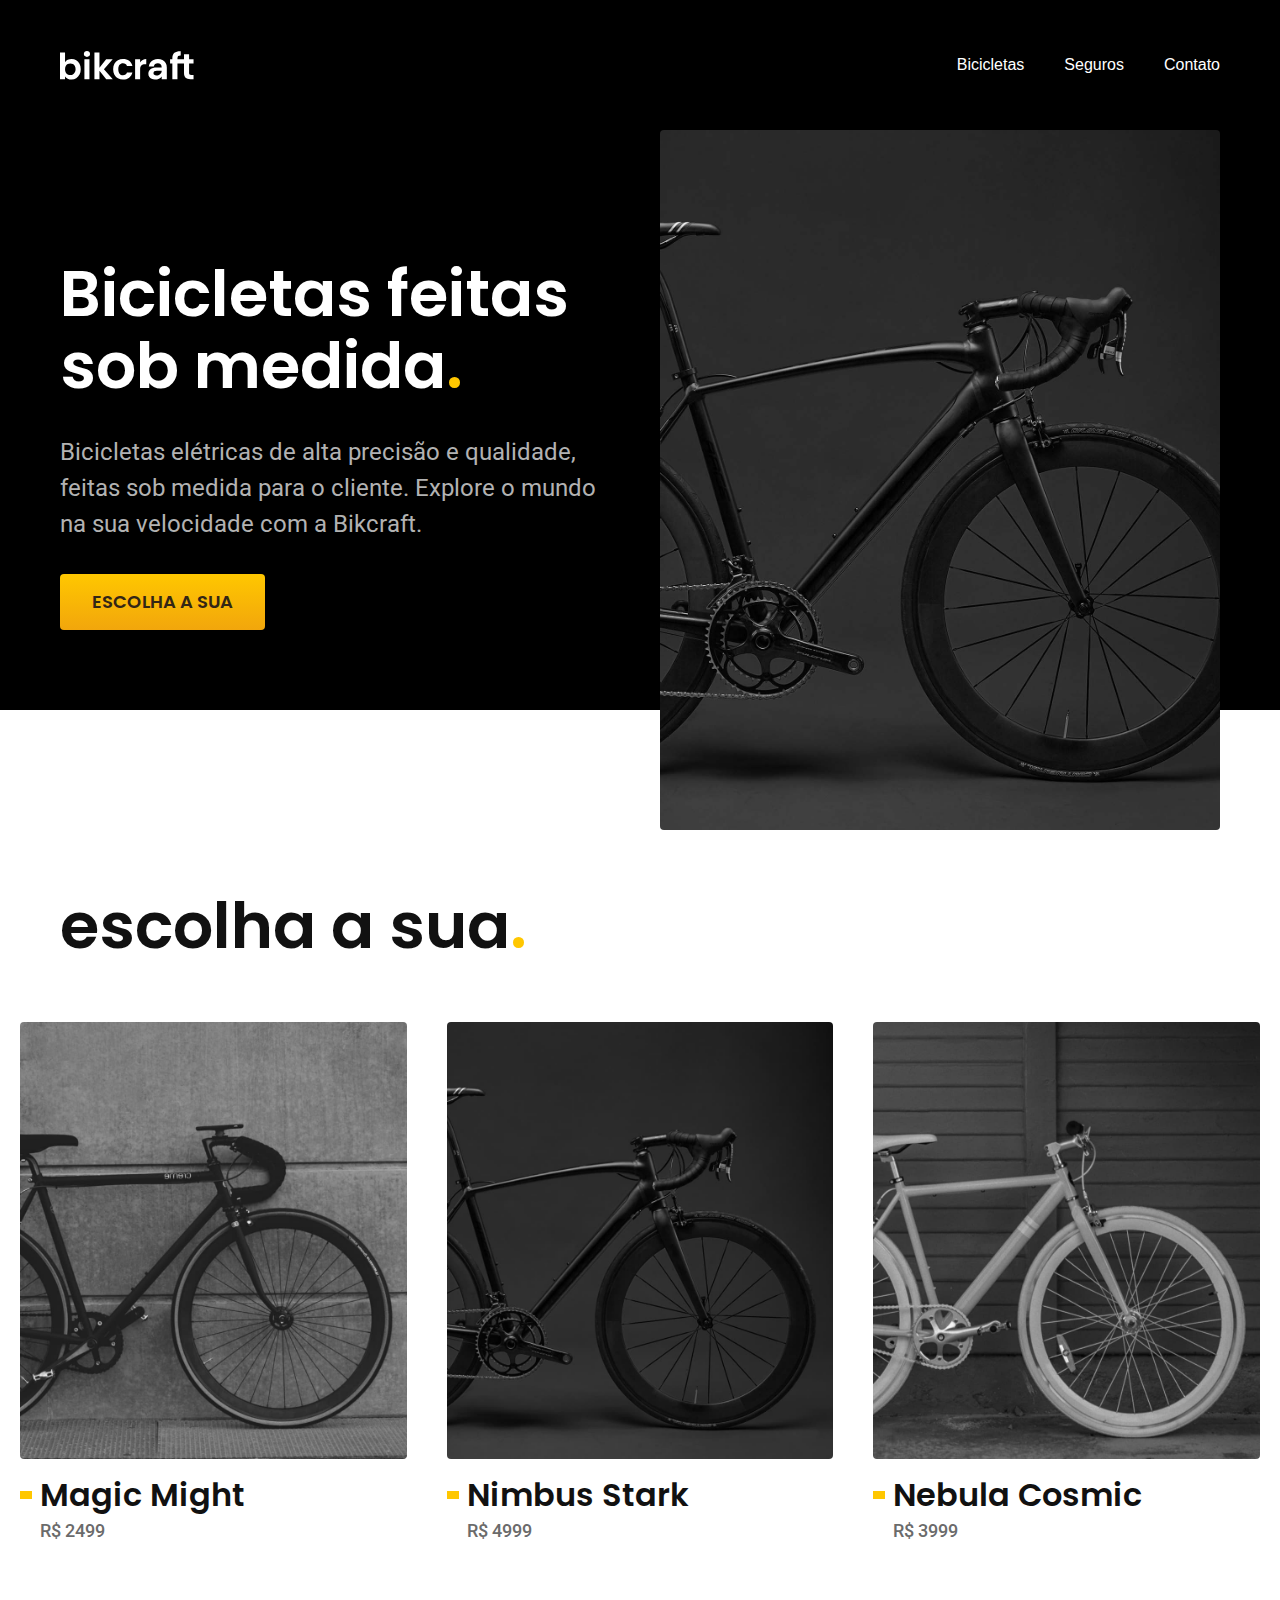
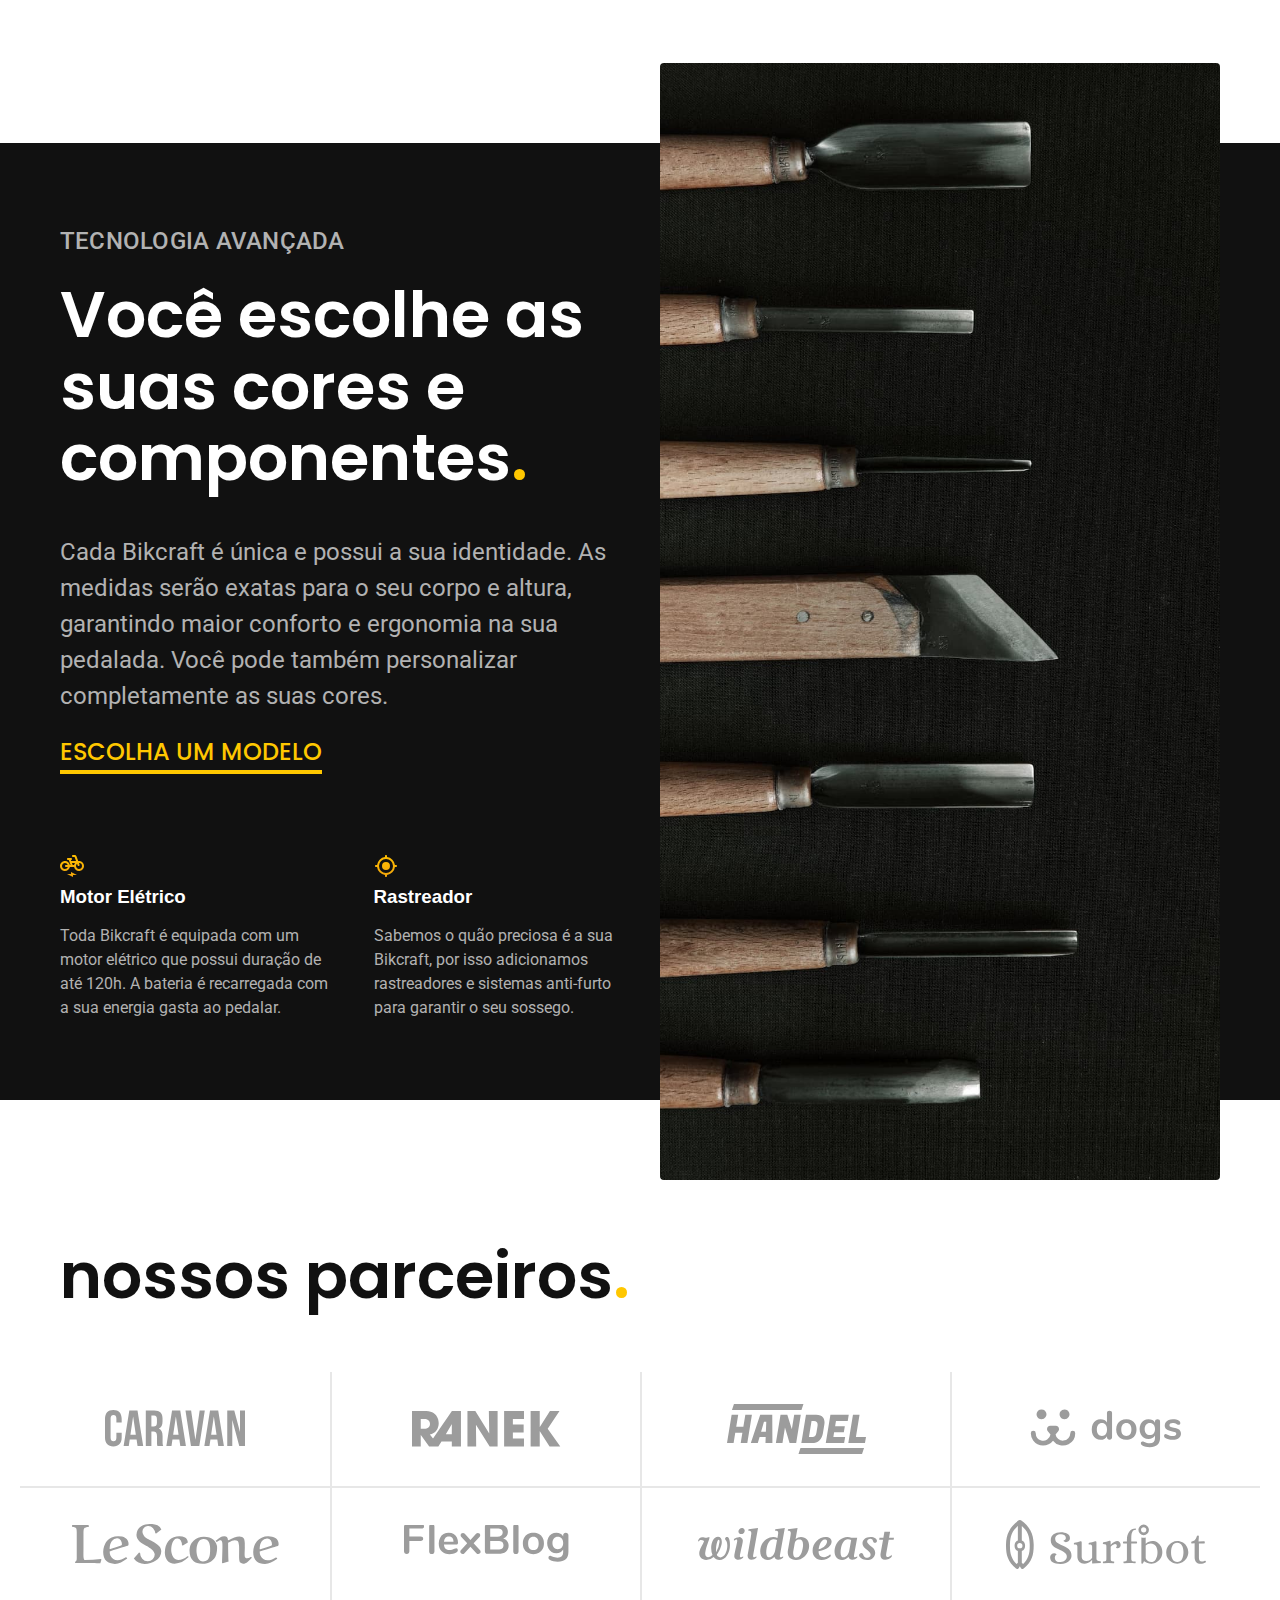
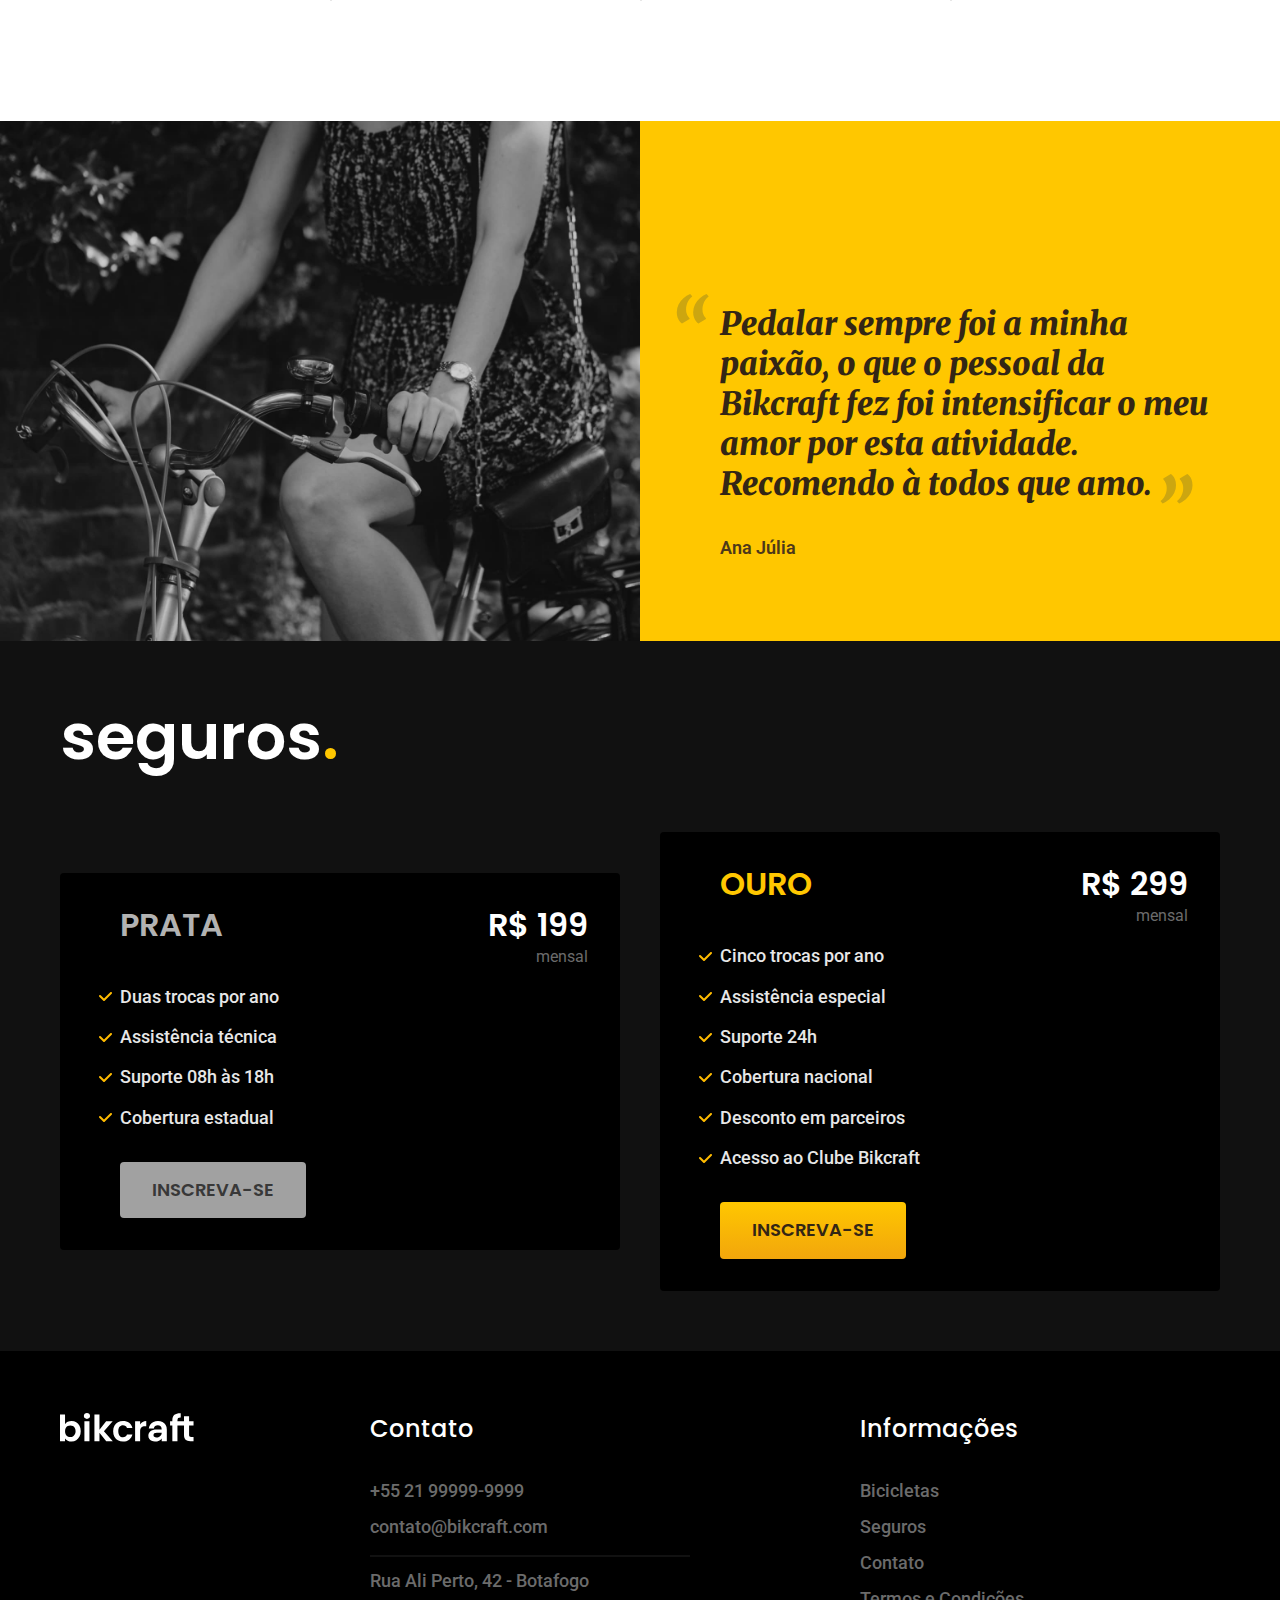
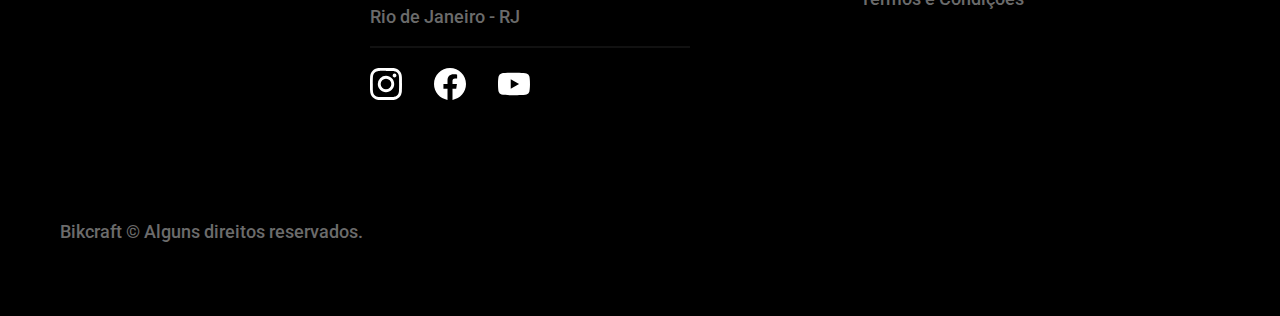
<file: index.html>
<!DOCTYPE html>
<html lang="pt-br">

<head>
  <meta charset="UTF-8">
  <meta http-equiv="X-UA-Compatible" content="IE=edge">
  <meta name="viewport" content="width=device-width, initial-scale=1.0">
  <meta name="description" content="Bicicletas elétricas de alta precisão e qualidade, feitas sob medida para o cliente. Explore o mundo na sua velocidade com a Bikcraft.">
  <title>Bikcraft - Bicicletas Elétricas</title>

  <link rel="preconnect" href="https://fonts.googleapis.com">
  <link rel="preconnect" href="https://fonts.gstatic.com" crossorigin>
  <link href="https://fonts.googleapis.com/css2?family=Merriweather:ital,wght@1,900&family=Poppins:wght@400;600&family=Roboto:wght@400;500&display=swap" rel="stylesheet">

  <link rel="preload" href="./css/style.min.css" as="style">
  <link rel="shortcut icon" href="img/icones/favicon.svg" width="32" height="32" type="img/x-icon">
  <link rel="stylesheet" href="./css/style.min.css">

  <script>document.documentElement.classList.add("js")</script>
</head>


<body>
  <header class="header-bg">
    <div class="header container">
      <a href="./index.html">
        <img src="img/bikcraft.svg " alt="bikcraft" width="136" height="32">
      </a>
      <nav aria-label="primária">
        <ul class="header-menu font-1-m cor-0">
          <li><a href="./bicicletas.html">Bicicletas</a></li>
          <li><a href="./seguros.html">Seguros</a></li>
          <li><a href="./contato.html">Contato</a></li>
        </ul>
      </nav>
    </div>
  </header>

  <main class="introducao-bg">
    <div class="introducao container">
      <div class="introducao-conteudo">
        <h1 class="font-1-xxl cor-0 fadeInDown" data-anime="200">Bicicletas feitas sob medida<span class="cor-p1">.</span></h1>
        <p class="font-2-l cor-5 fadeInDown" data-anime="400">Bicicletas elétricas de alta precisão e qualidade, feitas sob medida para o cliente. Explore o mundo na sua velocidade com a Bikcraft.</p>
        <a class="botao fadeInDown" href="./bicicletas.html" data-anime="600">Escolha a sua</a>
      </div>
      <div data-anime="600" class="fadeInDown">
        <picture>
          <source media="(max-width: 800px)" srcset="./img/bicicletas/nimbus.jpg">
          <img src="img/fotos/introducao.jpg" alt="Bicicleta elétrica preta" width="1280" height="1600">
        </picture>
      </div>
    </div>
  </main>

  <article class="bicicletas-lista">
    <h2 class="container font-1-xxl">escolha a sua<span class="cor-p1">.</span></h2>
    <ul>
      <li>
        <a href="./bicicleta/magic.html">
          <img src="img/bicicletas/magic-home.jpg" alt="Bicicleta preta" width="920" height="1040">
          <h3 class="font-1-xl">Magic Might</h3>
          <span class="font-2-m cor-8">R$ 2499</span>
        </a>
      </li>
      <li>
        <a href="./bicicleta/nimbus.html">
          <img src="img/bicicletas/nimbus-home.jpg" alt="Bicicleta preta" width="920" height="1040">
          <h3 class="font-1-xl">Nimbus Stark</h3>
          <span class="font-2-m cor-8">R$ 4999</span>
        </a>
      </li>
      <li>
        <a href="./bicicleta/nebula.html">
          <img src="img/bicicletas/nebula-home.jpg" alt="Bicicleta preta" width="920" height="1040">
          <h3 class="font-1-xl">Nebula Cosmic</h3>
          <span class="font-2-m cor-8">R$ 3999</span>
        </a>
      </li>
    </ul>
  </article>

  <article class="tecnologia-bg">
    <div class="tecnologia container">
      <div class="tecnologia-conteudo">
        <span class="font-2-l-b cor-5">Tecnologia avançada</span>
        <h2 class="font-1-xxl cor-0">Você escolhe as suas cores e componentes<span class="cor-p1">.</span></h2>
        <p class="font-2-l cor-5">Cada Bikcraft é única e possui a sua identidade. As medidas serão exatas para o seu corpo e altura, garantindo maior conforto e ergonomia na sua pedalada. Você pode também personalizar completamente as suas cores.</p>
        <a class="link" href="./bicicletas.html">Escolha um modelo</a>
        <div class="tecnologia-diferencial">
          <div>
            <img src="img/icones/eletrica.svg" alt="" width="32" height="32">
            <h3 class="font-1-m cor-0">Motor Elétrico</h3>
            <p class="font-2-s cor-5">Toda Bikcraft é equipada com um motor elétrico que possui duração de até 120h. A bateria é recarregada com a sua energia gasta ao pedalar.</p>
          </div>
          <div>
            <img src="img/icones/rastreador.svg" alt="" width="32" height="32">
            <h3 class="font-1-m cor-0">Rastreador</h3>
            <p class="font-2-s cor-5">Sabemos o quão preciosa é a sua Bikcraft, por isso adicionamos rastreadores e sistemas anti-furto para garantir o seu sossego.</p>
          </div>
        </div>
      </div>

      <div class="tecnologia-img">
        <img src="img/fotos/tecnologia.jpg" alt="" width="32" height="32">
      </div>
    </div>
  </article>

  <section aria-label="Nossos parceiros" class="parceiros">
    <h2 class="font-1-xxl container">nossos parceiros<span class="cor-p1">.</span></h2>
    <ul>
      <li><img src="img/parceiros/caravan.svg" alt="Caravan" width="140" height="38"></li>
      <li><img src="img/parceiros/ranek.svg" alt="ranek.svg" width="149" height="36"></li>
      <li><img src="img/parceiros/handel.svg" alt="handel.svg" width="139" height="50"></li>
      <li><img src="img/parceiros/dogs.svg" alt="dogs.svg" width="152" height="39"></li>
      <li><img src="img/parceiros/lescone.svg" alt="lescone.svg" width="208" height="41"></li>
      <li><img src="img/parceiros/flexblog.svg" alt="flexblog.svg" width="165" height="38"></li>
      <li><img src="img/parceiros/wildbeast.svg" alt="wildbeast.svg" width="196" height="34"></li>
      <li><img src="img/parceiros/surfbot.svg" alt="surfbot.svg" width="200" height="49"></li>
    </ul>
  </section>

  <section aria-label="depoimento" class="depoimento">
    <div class="depoimento-img">
      <img src="img/fotos/depoimento.jpg" alt="" width="1560" height="1360">
    </div>
    <div class="depoimento-conteudo">
      <blockquote>
        <p class="font-2-xl cor-p6">Pedalar sempre foi a minha paixão, o que o pessoal da Bikcraft fez foi intensificar o meu amor por esta atividade. Recomendo à todos que amo.</p>
      </blockquote>
      <span class="font-2-m cor-p5">Ana Júlia</span>
    </div>
  </section>

  <article class="seguros-bg">
    <div class="seguros container">
      <h2 class="font-1-xxl cor-0">seguros<span class="cor-p1">.</span></h2>
      <div class="seguros-item">
        <h3 class="font-1-xl cor-5">PRATA</h3>
        <span class="font-1-xl cor-0">R$ 199<span class="font-2-s cor-8">mensal</span></span>
        <ul class="font-2-m cor-2">
          <li>Duas trocas por ano</li>
          <li>Assistência técnica</li>
          <li>Suporte 08h às 18h</li>
          <li>Cobertura estadual</li>
        </ul>
        <a href="./orcamento.html?tipo=seguro&seguro=prata" class="botao secundario">Inscreva-se</a>
      </div>
      <div class="seguros-item">
        <h3 class="font-1-xl cor-p1">OURO</h3>
        <span class="font-1-xl cor-0">R$ 299<span class="font-2-s cor-8">mensal</span></span>
        <ul class="font-2-m cor-2">
          <li>Cinco trocas por ano</li>
          <li>Assistência especial</li>
          <li>Suporte 24h</li>
          <li>Cobertura nacional</li>
          <li>Desconto em parceiros</li>
          <li>Acesso ao Clube Bikcraft</li>
        </ul>
        <a href="./orcamento.html?tipo=seguro&seguro=ouro" class="botao">Inscreva-se</a>
      </div>
    </div>
  </article>

  <footer class="footer-bg">
    <div class="footer container">
      <img src="img/bikcraft.svg" alt="Bikcraft" width="136" height="32">
      <div class="footer-contato">
        <h3 class="font-1-l cor-0">Contato</h2>
          <ul class="font-2-m cor-8">
            <li><a href="tel:+5521999999999">+55 21 99999-9999</a></li>
            <li><a href="mailto:contato@bikcraft.com">contato@bikcraft.com</a></li>
            <li>Rua Ali Perto, 42 - Botafogo</li>
            <li>Rio de Janeiro - RJ</li>
          </ul>
          <div class="footer-redes">
            <ul>
              <a href=""><img src="img/redes/instagram.svg" alt="Instragram" width="32" height="32"></a>
              <a href=""><img src="img/redes/facebook.svg" alt="Facebook" width="32" height="32"></a>
              <a href=""><img src="img/redes/youtube.svg" alt="Youtube" width="32" height="32"></a>
            </ul>
          </div>
      </div>

      <div class="footer-links font-2-m cor-6">
        <h3 class="font-1-l cor-0">Informações</h3>
        <ul class=" font-2-m cor-8">
          <li><a href="./bicicletas.html">Bicicletas</a></li>
          <li><a href="./seguros.html">Seguros</a></li>
          <li><a href="./contato.html">Contato</a></li>
          <li><a href="./termos.html">Termos e Condições</a></li>
        </ul>
      </div>
      <p class="font-2-m cor-8 footer-copy">Bikcraft © Alguns direitos reservados.</p>
    </div>
  </footer>
  <script src="./js/plugins/simple-anime.js"></script>
  <script src="./js/script.js"></script>
</body>


</html>
</file>
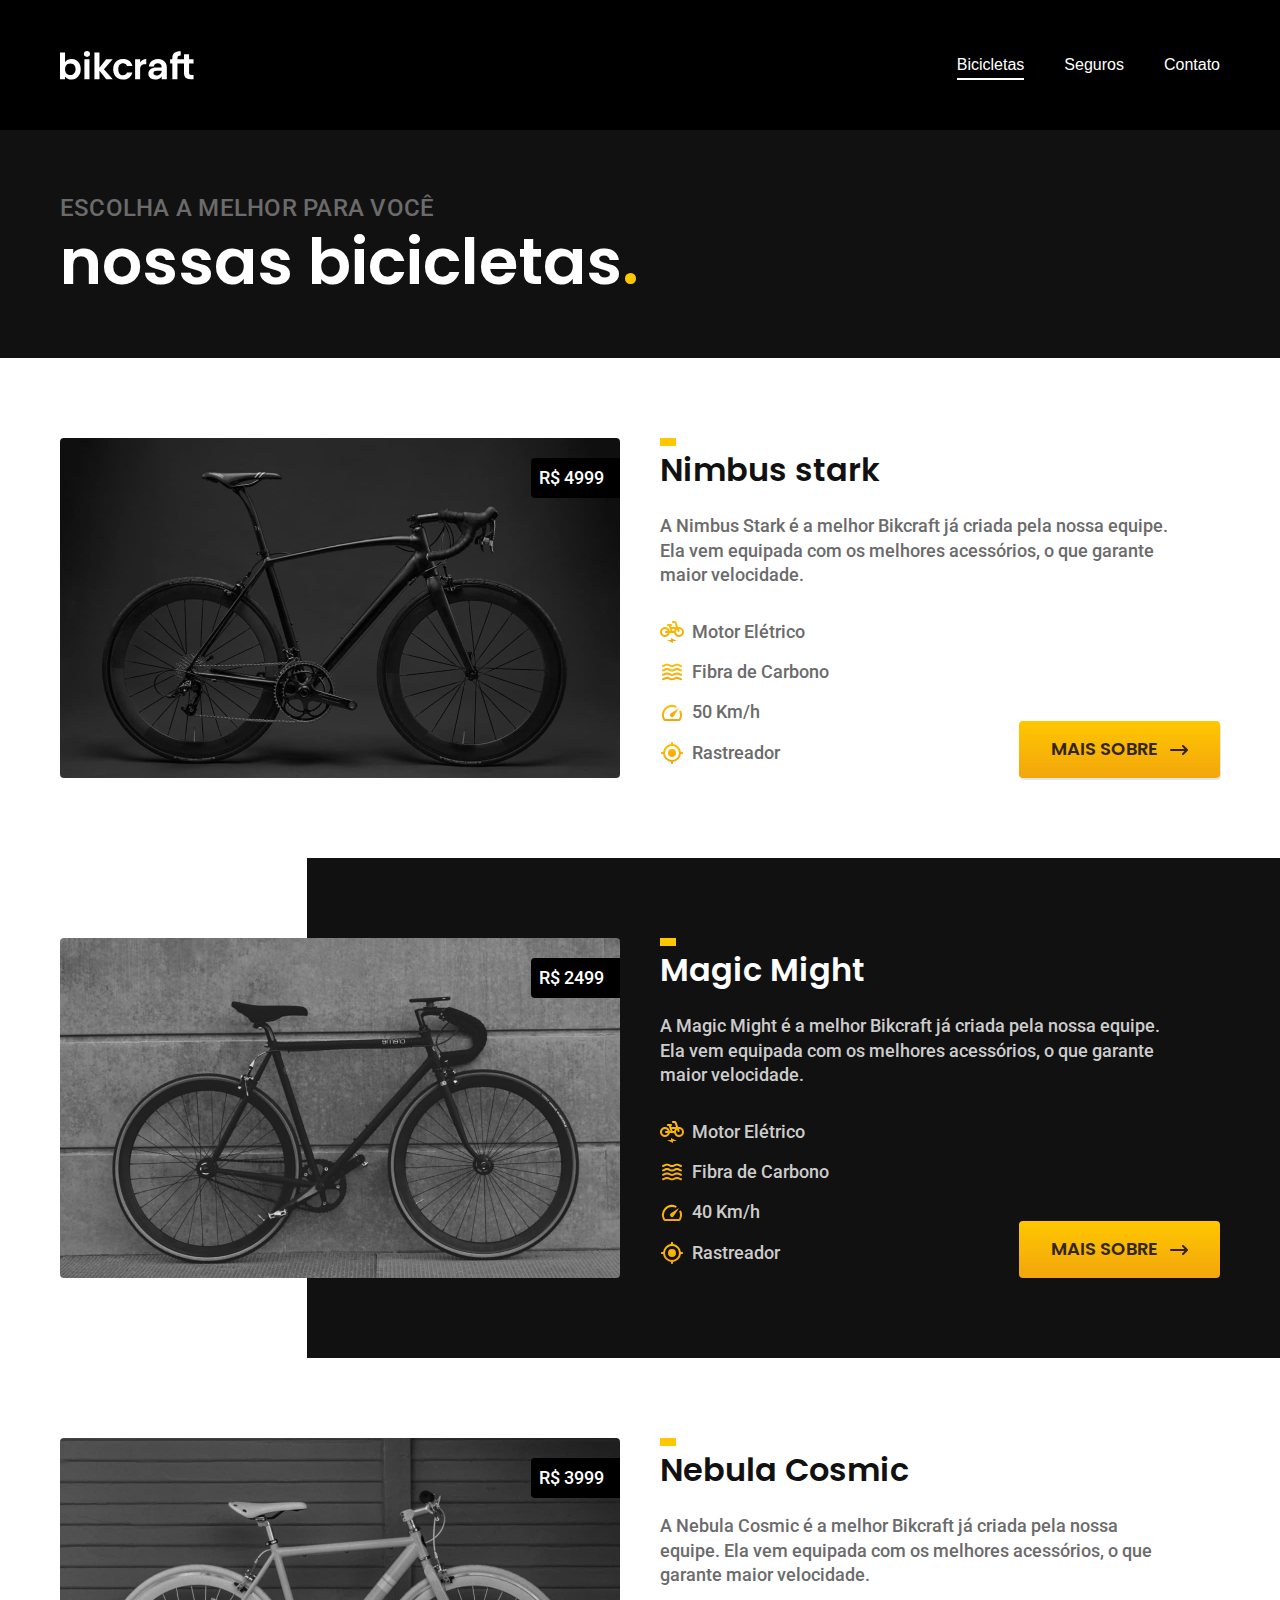
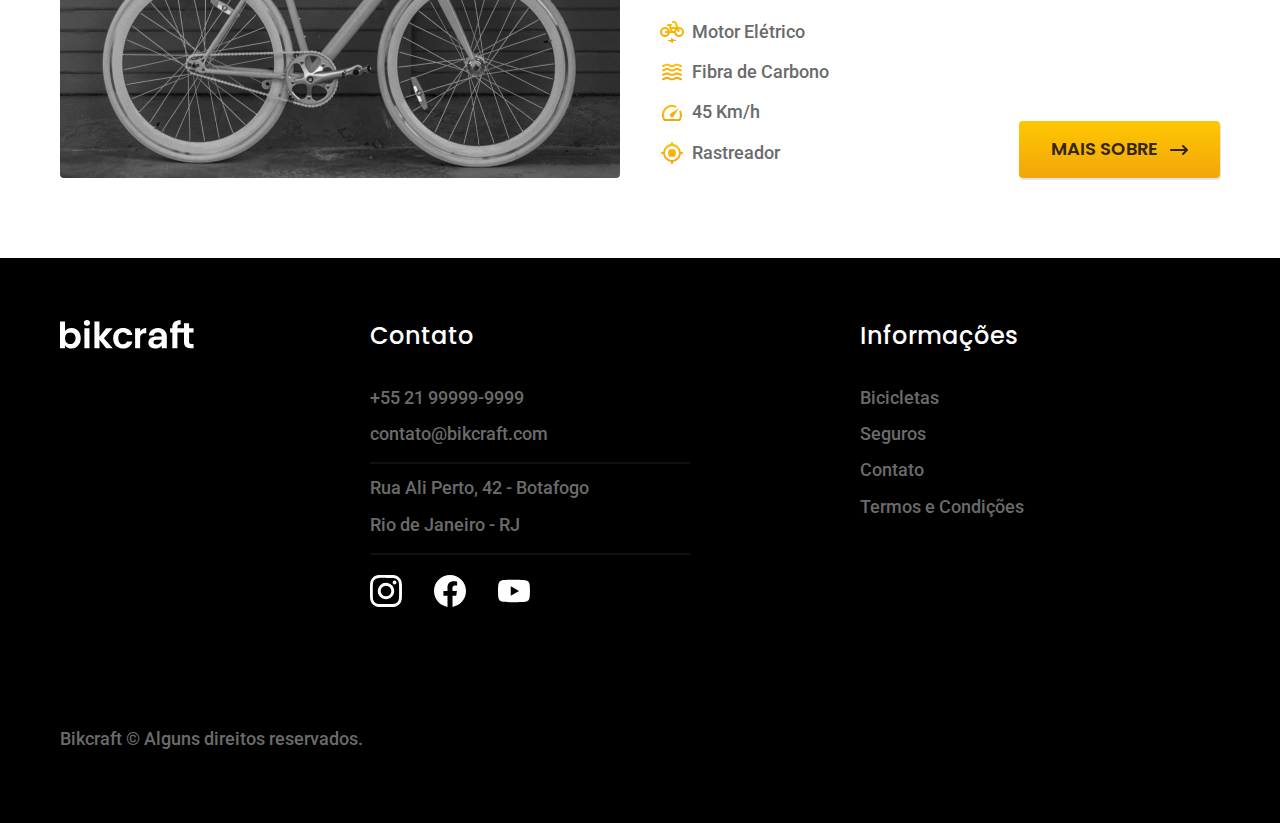
<file: bicicletas.html>
<!DOCTYPE html>
<html lang="pt-br">

<head>
  <meta charset="UTF-8">
  <meta http-equiv="X-UA-Compatible" content="IE=edge">
  <meta name="viewport" content="width=device-width, initial-scale=1.0">
  <meta name="description" content="Bicicletas">
  <title>Bicicletas | Bikcraft</title>

  <link rel="preconnect" href="https://fonts.googleapis.com">
  <link rel="preconnect" href="https://fonts.gstatic.com" crossorigin>
  <link href="https://fonts.googleapis.com/css2?family=Merriweather:ital,wght@1,900&family=Poppins:wght@400;600&family=Roboto:wght@400;500&display=swap" rel="stylesheet">

  <link rel="preload" href="../css/style.min.css" as="style">
  <link rel="shortcut icon" href="img/icones/favicon.svg" type="img/x-icon">
  <link rel="stylesheet" href="./css/style.min.css">

  <script>document.documentElement.classList.add("js")</script>
</head>


<body>
  <header class="header-bg">
    <div class="header container">
      <a href="./index.html">
        <img src="img/bikcraft.svg" alt="bikcraft" width="136" height="32">
      </a>
      <nav aria-label="primária">
        <ul class="header-menu font-1-m cor-0">
          <li><a href="./bicicletas.html">Bicicletas</a></li>
          <li><a href="./seguros.html">Seguros</a></li>
          <li><a href="./contato.html">Contato</a></li>
        </ul>
      </nav>
    </div>
  </header>

  <main>
    <div class="titulo-bg">
      <div class="titulo container">
        <p class="font-2-l-b cor-8">escolha a melhor para você</p>
        <h1 class="font-1-xxl cor-0">nossas bicicletas<span class="cor-p1">.</span></h1>
      </div>
    </div>

    <div class="bicicletas-bg">
      <div class="bicicletas container">
        <div class="bicicletas-img">
          <img src="img/bicicletas/nimbus.jpg" alt="Bicicletas preta" width="1120" height="680">
          <span class="font-2-m cor-0">R$ 4999</span>
        </div>
        <div class="bicicletas-conteudo">
          <h2 class="font-1-xl cor-11">Nimbus stark</h2>
          <p class="font-2-m cor-8">A Nimbus Stark é a melhor Bikcraft já criada pela nossa equipe. Ela vem equipada com os melhores acessórios, o que garante maior velocidade.</p>
          <ul class="font-2-m cor-8">
            <li>
              <img src="img/icones/eletrica.svg" alt="" width="32" height="32">
              Motor Elétrico
            </li>
            <li>
              <img src="img/icones/carbono.svg" alt="" width="32" height="32">
              Fibra de Carbono
            </li>
            <li>
              <img src="img/icones/velocidade.svg" alt="" width="32" height="32">
              50 Km/h
            </li>
            <li>
              <img src="img/icones/rastreador.svg" alt="" width="32" height="32">
              Rastreador
            </li>
          </ul>
          <a href="./bicicleta/nimbus.html" class="botao seta">Mais sobre</a>
        </div>
      </div>
    </div>

    <div class="bicicletas-bg colorido">
      <div class="bicicletas container">
        <div class="bicicletas-img">
          <img src="img/bicicletas/magic.jpg" alt="Bicicletas preta" width="1120" height="680">
          <span class="font-2-m cor-0">R$ 2499</span>
        </div>
        <div class="bicicletas-conteudo">
          <h2 class="font-1-xl cor-0">Magic Might</h2>
          <p class="font-2-m cor-4">A Magic Might é a melhor Bikcraft já criada pela nossa equipe. Ela vem equipada com os melhores acessórios, o que garante maior velocidade.</p>
          <ul class="font-2-m cor-4">
            <li>
              <img src="img/icones/eletrica.svg" alt="" width="32" height="32">
              Motor Elétrico
            </li>
            <li>
              <img src="img/icones/carbono.svg" alt="" width="32" height="32">
              Fibra de Carbono
            </li>
            <li>
              <img src="img/icones/velocidade.svg" alt="" width="32" height="32">
              40 Km/h
            </li>
            <li>
              <img src="img/icones/rastreador.svg" alt="" width="32" height="32">
              Rastreador
            </li>
          </ul>
          <a href="./bicicleta/magic.html" class="botao seta">Mais sobre</a>
        </div>
      </div>
    </div>

    <div class="bicicletas-bg">
      <div class="bicicletas container">
        <div class="bicicletas-img">
          <img src="img/bicicletas/nebula.jpg" alt="Bicicletas preta" width="1120" height="680">
          <span class="font-2-m cor-0">R$ 3999</span>
        </div>
        <div class="bicicletas-conteudo">
          <h2 class="font-1-xl cor-11">Nebula Cosmic</h2>
          <p class="font-2-m cor-8">A Nebula Cosmic é a melhor Bikcraft já criada pela nossa equipe. Ela vem equipada com os melhores acessórios, o que garante maior velocidade.</p>
          <ul class="font-2-m cor-8">
            <li>
              <img src="img/icones/eletrica.svg" alt="" width="32" height="32">
              Motor Elétrico
            </li>
            <li>
              <img src="img/icones/carbono.svg" alt="" width="32" height="32">
              Fibra de Carbono
            </li>
            <li>
              <img src="img/icones/velocidade.svg" alt="" width="32" height="32">
              45 Km/h
            </li>
            <li>
              <img src="img/icones/rastreador.svg" alt="" width="32" height="32">
              Rastreador
            </li>
          </ul>
          <a href="./bicicleta/nebula.html" class="botao seta">Mais sobre</a>
        </div>
      </div>
    </div>
  </main>

  <footer class="footer-bg">
    <div class="footer container">
      <img src="img/bikcraft.svg" alt="Bikcraft" width="136" height="32">
      <div class="footer-contato">
        <h3 class="font-1-l cor-0">Contato</h2>
          <ul class="font-2-m cor-8">
            <li><a href="tel:+5521999999999">+55 21 99999-9999</a></li>
            <li><a href="mailto:contato@bikcraft.com">contato@bikcraft.com</a></li>
            <li>Rua Ali Perto, 42 - Botafogo</li>
            <li>Rio de Janeiro - RJ</li>
          </ul>
          <div class="footer-redes">
            <ul>
              <a href=""><img src="img/redes/instagram.svg" alt="Instragram" width="32" height="32"></a>
              <a href=""><img src="img/redes/facebook.svg" alt="Facebook" width="32" height="32"></a>
              <a href=""><img src="img/redes/youtube.svg" alt="Youtube" width="32" height="32"></a>
            </ul>
          </div>
      </div>
      <div class="footer-links font-2-m cor-6">
        <h3 class="font-1-l cor-0">Informações</h3>
        <ul class=" font-2-m cor-8">
          <li><a href="./bicicletas.html">Bicicletas</a></li>
          <li><a href="./seguros.html">Seguros</a></li>
          <li><a href="./contato.html">Contato</a></li>
          <li><a href="./termos.html">Termos e Condições</a></li>
        </ul>
      </div>
      <p class="font-2-m cor-8 footer-copy">Bikcraft © Alguns direitos reservados.</p>
    </div>
  </footer>
  <script src="./js/script.js"></script>
</body>


</html>
</file>
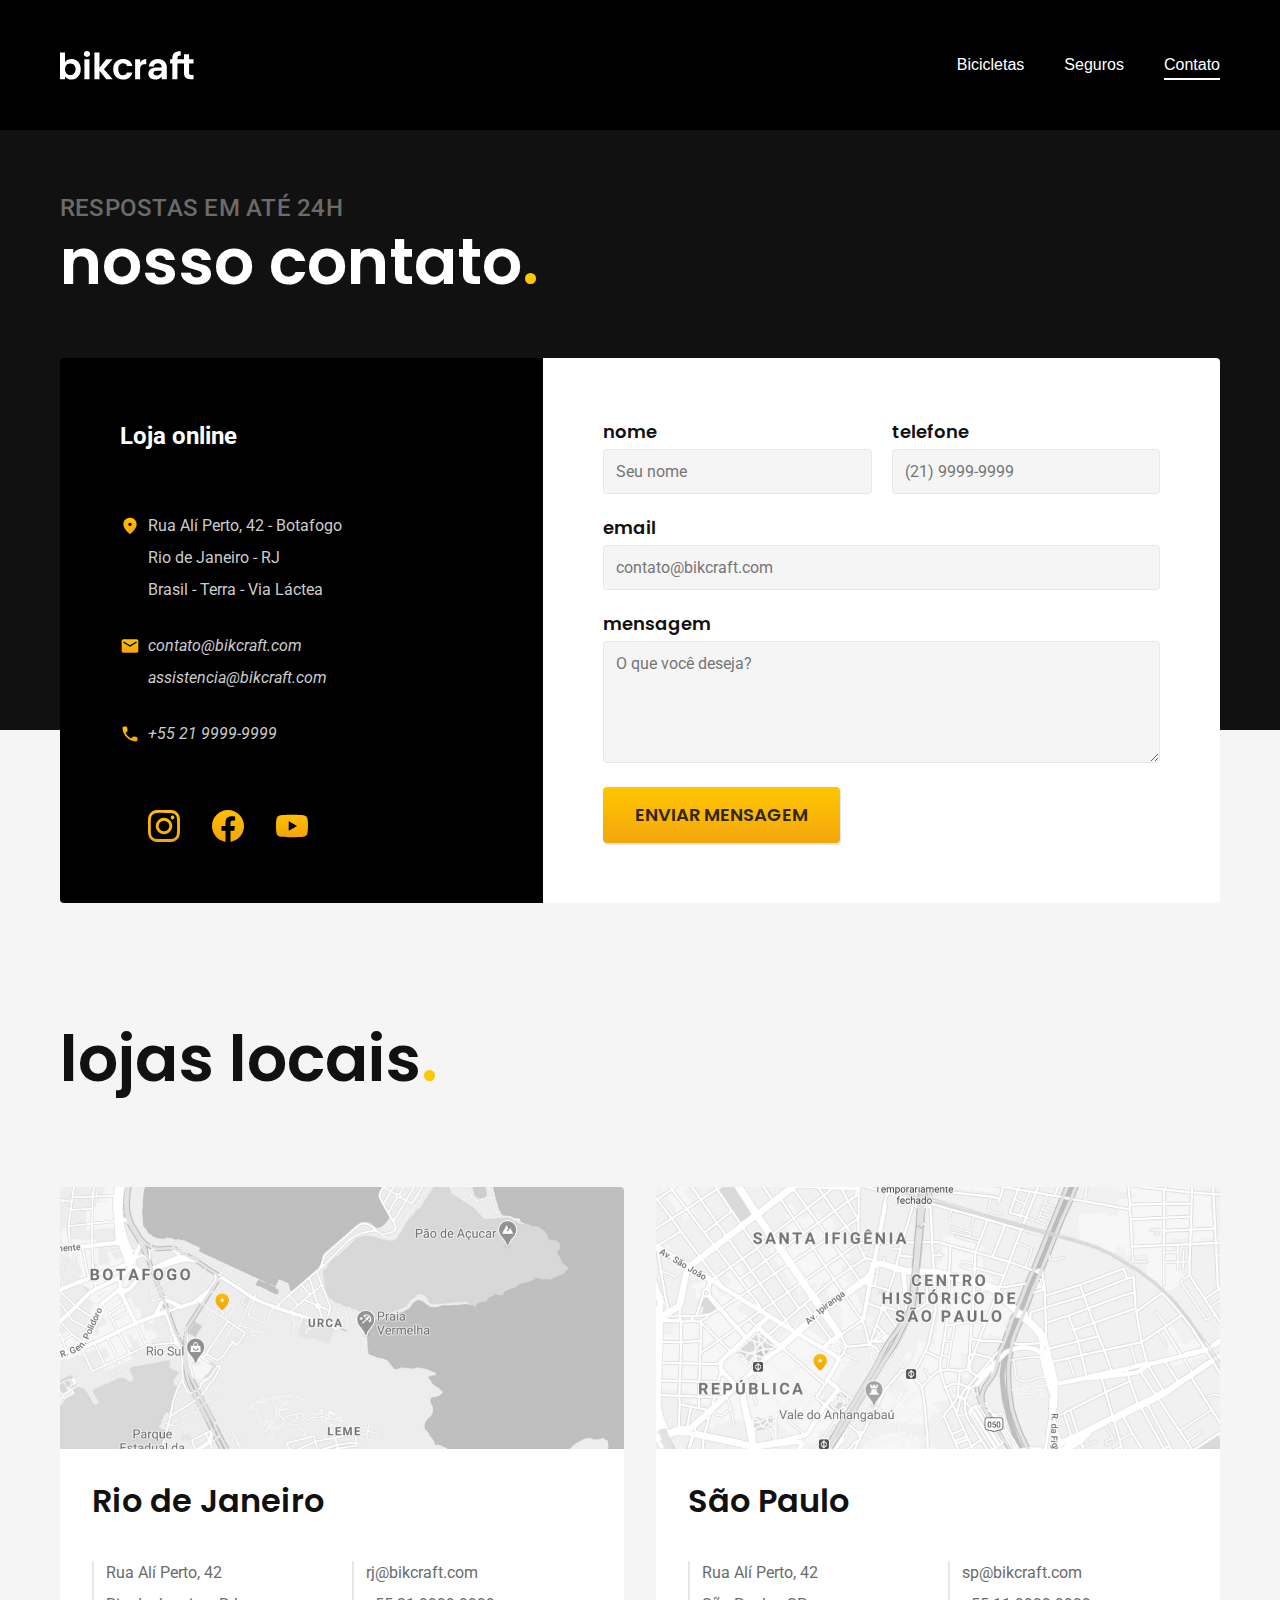
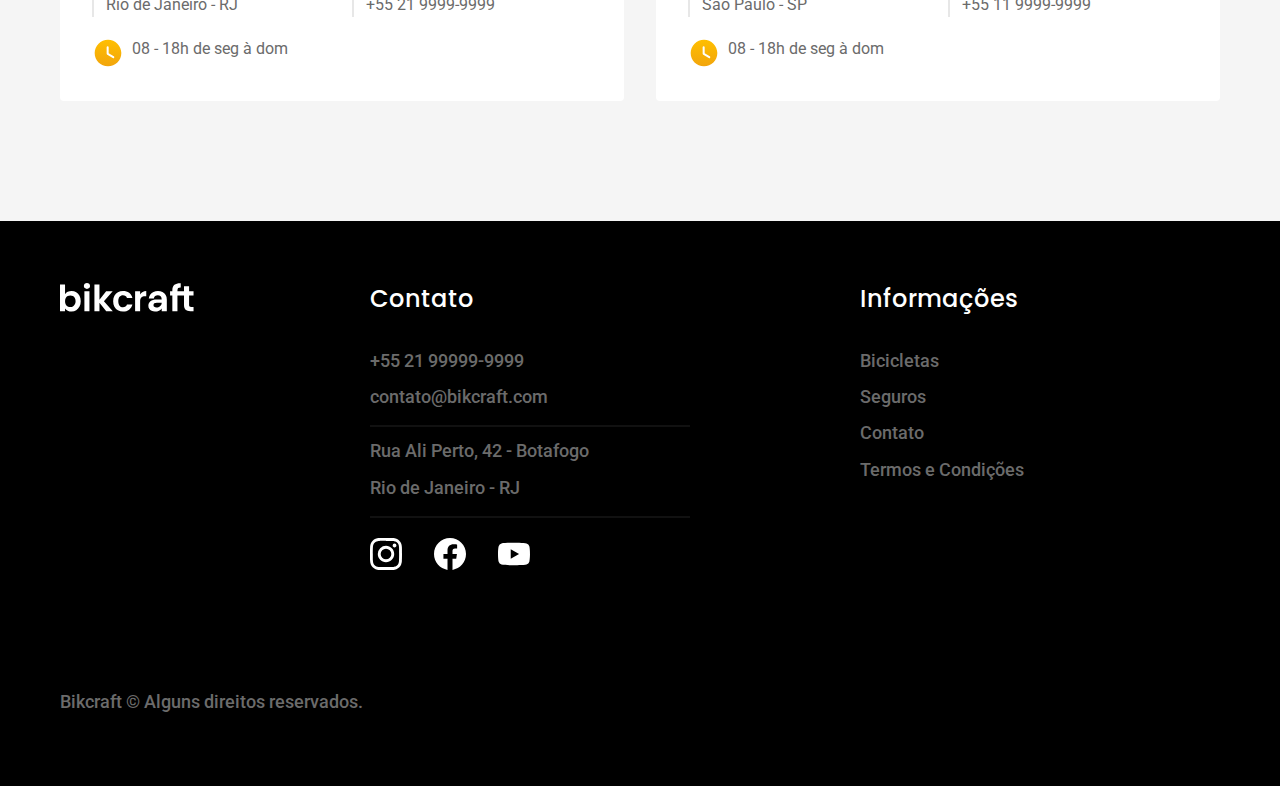
<file: contato.html>
<!DOCTYPE html>
<html lang="pt-br">

<head>
  <meta charset="UTF-8">
  <meta http-equiv="X-UA-Compatible" content="IE=edge">
  <meta name="viewport" content="width=device-width, initial-scale=1.0">
  <meta name="description" content="contatos-Bikcraft">
  <title>Contato | Bikcraft</title>

  <link rel="preconnect" href="https://fonts.googleapis.com">
  <link rel="preconnect" href="https://fonts.gstatic.com" crossorigin>
  <link href="https://fonts.googleapis.com/css2?family=Merriweather:ital,wght@1,900&family=Poppins:wght@400;600&family=Roboto:wght@400;500&display=swap" rel="stylesheet">

  <link rel="preload" href="./css/style.min.css" as="style">
  <link rel="shortcut icon" href="img/icones/favicon.svg" type="img/x-icon" width="32" height="32">
  <link rel="stylesheet" href="./css/style.min.css">

  <script>document.documentElement.classList.add("js")</script>
</head>


<body>
  <header class="header-bg">
    <div class="header container">
      <a href="./index.html">
        <img src="img/bikcraft.svg" alt="bikcraft" width="136" height="32">
      </a>
      <nav aria-label="primária">
        <ul class="header-menu font-1-m cor-0">
          <li><a href="./bicicletas.html">Bicicletas</a></li>
          <li><a href="./seguros.html">Seguros</a></li>
          <li><a href="./contato.html">Contato</a></li>
        </ul>
      </nav>
    </div>
  </header>

  <main id="contato">
    <div class="titulo-bg">
      <div class="titulo container">
        <p class="font-2-l-b cor-8">respostas em até 24h</p>
        <h1 class="font-1-xxl cor-0">nosso contato<span class="cor-p1">.</span></h1>
      </div>
    </div>


    <div class="contato-bg">
      <div class="contato container">
        <section class="contato-info font-2-s cor-4">
          <h2 class="font-1-m cor-0">Loja online</h2>
          <div class="contato-dados">
            <p>Rua Alí Perto, 42 - Botafogo</p>
            <p>Rio de Janeiro - RJ</p>
            <p>Brasil - Terra - Via Láctea</p>
          </div>
          <address class="contato-meio">
            <a href="mailto:contato@bikcraft.com">contato@bikcraft.com</a>
            <a href="mailto:assistencia@bikcraft.com">assistencia@bikcraft.com</a>
            <a href="tel:21 99999999">+55 21 9999-9999</a>

          </address>
          <div class="contato-redes">
            <a href=""><img src="img/redes/instagram-p.svg" alt="Instragram" width="32" height="32"></a>
            <a href=""><img src="img/redes/facebook-p.svg" alt="Facebook" width="32" height="32"></a>
            <a href=""><img src="img/redes/youtube-p.svg" alt="Youtube" width="32" height="32"></a>
          </div>
        </section>

        <section class="contato-formulario">
          <form class="form" action="./contato.html">
            <div>
              <label for="nome">nome</label>
              <input type="text" name="nome" id="nome" placeholder="Seu nome">
            </div>
            <div>
              <label for="telefone">telefone</label>
              <input type="text" name="telefone" id="telefone" placeholder="(21) 9999-9999">
            </div>
            <div class="col-2">
              <label for="email">email</label>
              <input type="email" name="email" id="email" placeholder="contato@bikcraft.com">
            </div>
            <div class="col-2">
              <label for="mensagem">mensagem</label>
              <textarea rows="5" name="mensagem" id="mensagem" placeholder="O que você deseja?"></textarea>
            </div>
            <button type="submit" class="botao col-2">Enviar mensagem</button>
          </form>
        </section>
      </div>
    </div>

    <article class="lojas container">
      <h2 class="font-1-xxl cor-11">lojas locais<span class="cor-p1">.</span></h2>
      <div class="lojas-item">
        <img src="img/lojas/rj.jpg" alt="Mapa com localização de loja no endereço Rua alí perto, 42 - RJ" width="1120" height="520">

        <div class="lojas-conteudo">
          <h3 class="font-1-xl cor-11">Rio de Janeiro</h3>
          <div class="lojas-enderecos font-2-s cor-8">
            <p>Rua Alí Perto, 42</p>
            <p>Rio de Janeiro - RJ</p>
          </div>
          <div class="lojas-contato font-2-s cor-8 ">
            <a href="mailto:rj@bikcraft.com">rj@bikcraft.com</a>
            <a href="tel:21 99999999">+55 21 9999-9999</a>
          </div>
          <p class="font-2-s cor-8 lojas-horario"><img src="img/icones/horario.svg" alt="" width="32" height="32"> 08 - 18h de seg à dom</p>
        </div>
      </div>

      <div class="lojas-item">
        <img src="img/lojas/sp.jpg" alt="Mapa com localização de loja no endereço Rua alí perto, 42 - SP" width="1120" height="520">

        <div class="lojas-conteudo">
          <h3 class="font-1-xl cor-11">São Paulo</h3>
          <div class="lojas-enderecos font-2-s cor-8">
            <p>Rua Alí Perto, 42</p>
            <p>São Paulo - SP</p>
          </div>
          <div class="lojas-contato font-2-s cor-8 ">
            <a href="mailto:sp@bikcraft.com">sp@bikcraft.com</a>
            <a href="tel:21 99999999">+55 11 9999-9999</a>
          </div>
          <p class="font-2-s cor-8 lojas-horario"><img src="img/icones/horario.svg" alt="" width="32" height="32"> 08 - 18h de seg à dom</p>
        </div>
      </div>

    </article>

  </main>

  <footer class="footer-bg">
    <div class="footer container">
      <img src="img/bikcraft.svg" alt="Bikcraft" width="136" height="32">
      <div class="footer-contato">
        <h3 class="font-1-l cor-0">Contato</h2>
          <ul class="font-2-m cor-8">
            <li><a href="tel:+5521999999999">+55 21 99999-9999</a></li>
            <li><a href="mailto:contato@bikcraft.com">contato@bikcraft.com</a></li>
            <li>Rua Ali Perto, 42 - Botafogo</li>
            <li>Rio de Janeiro - RJ</li>
          </ul>
          <div class="footer-redes">
            <ul>
              <a href=""><img src="img/redes/instagram.svg" alt="Instragram" width="32" height="32"></a>
              <a href=""><img src="img/redes/facebook.svg" alt="Facebook" width="32" height="32"></a>
              <a href=""><img src="img/redes/youtube.svg" alt="Youtube" width="32" height="32"></a>
            </ul>
          </div>
      </div>

      <div class="footer-links font-2-m cor-6">
        <h3 class="font-1-l cor-0">Informações</h3>
        <ul class=" font-2-m cor-8">
          <li><a href="./bicicletas.html">Bicicletas</a></li>
          <li><a href="./seguros.html">Seguros</a></li>
          <li><a href="./contato.html">Contato</a></li>
          <li><a href="./termos.html">Termos e Condições</a></li>
        </ul>
      </div>
      <p class="font-2-m cor-8 footer-copy">Bikcraft © Alguns direitos reservados.</p>
    </div>
  </footer>
  <script src="./js/script.js"></script>
</body>


</html>
</file>
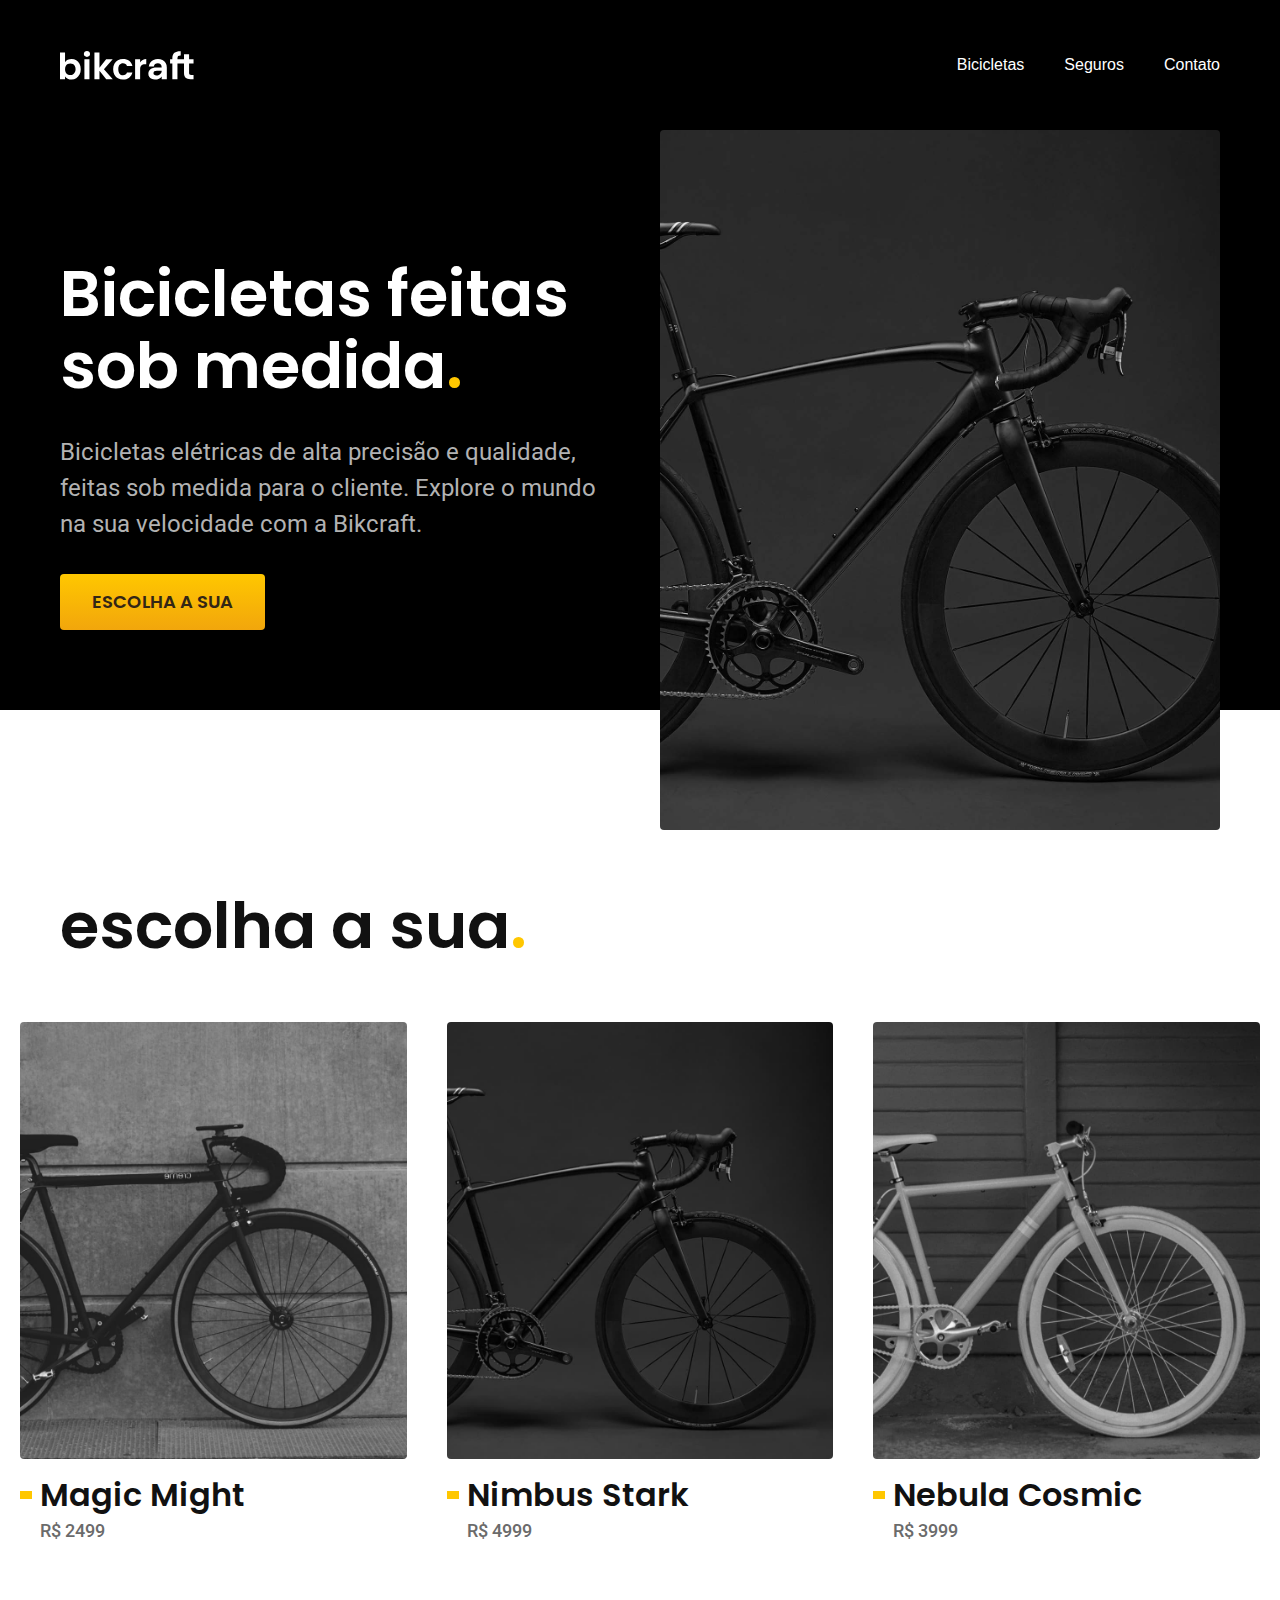
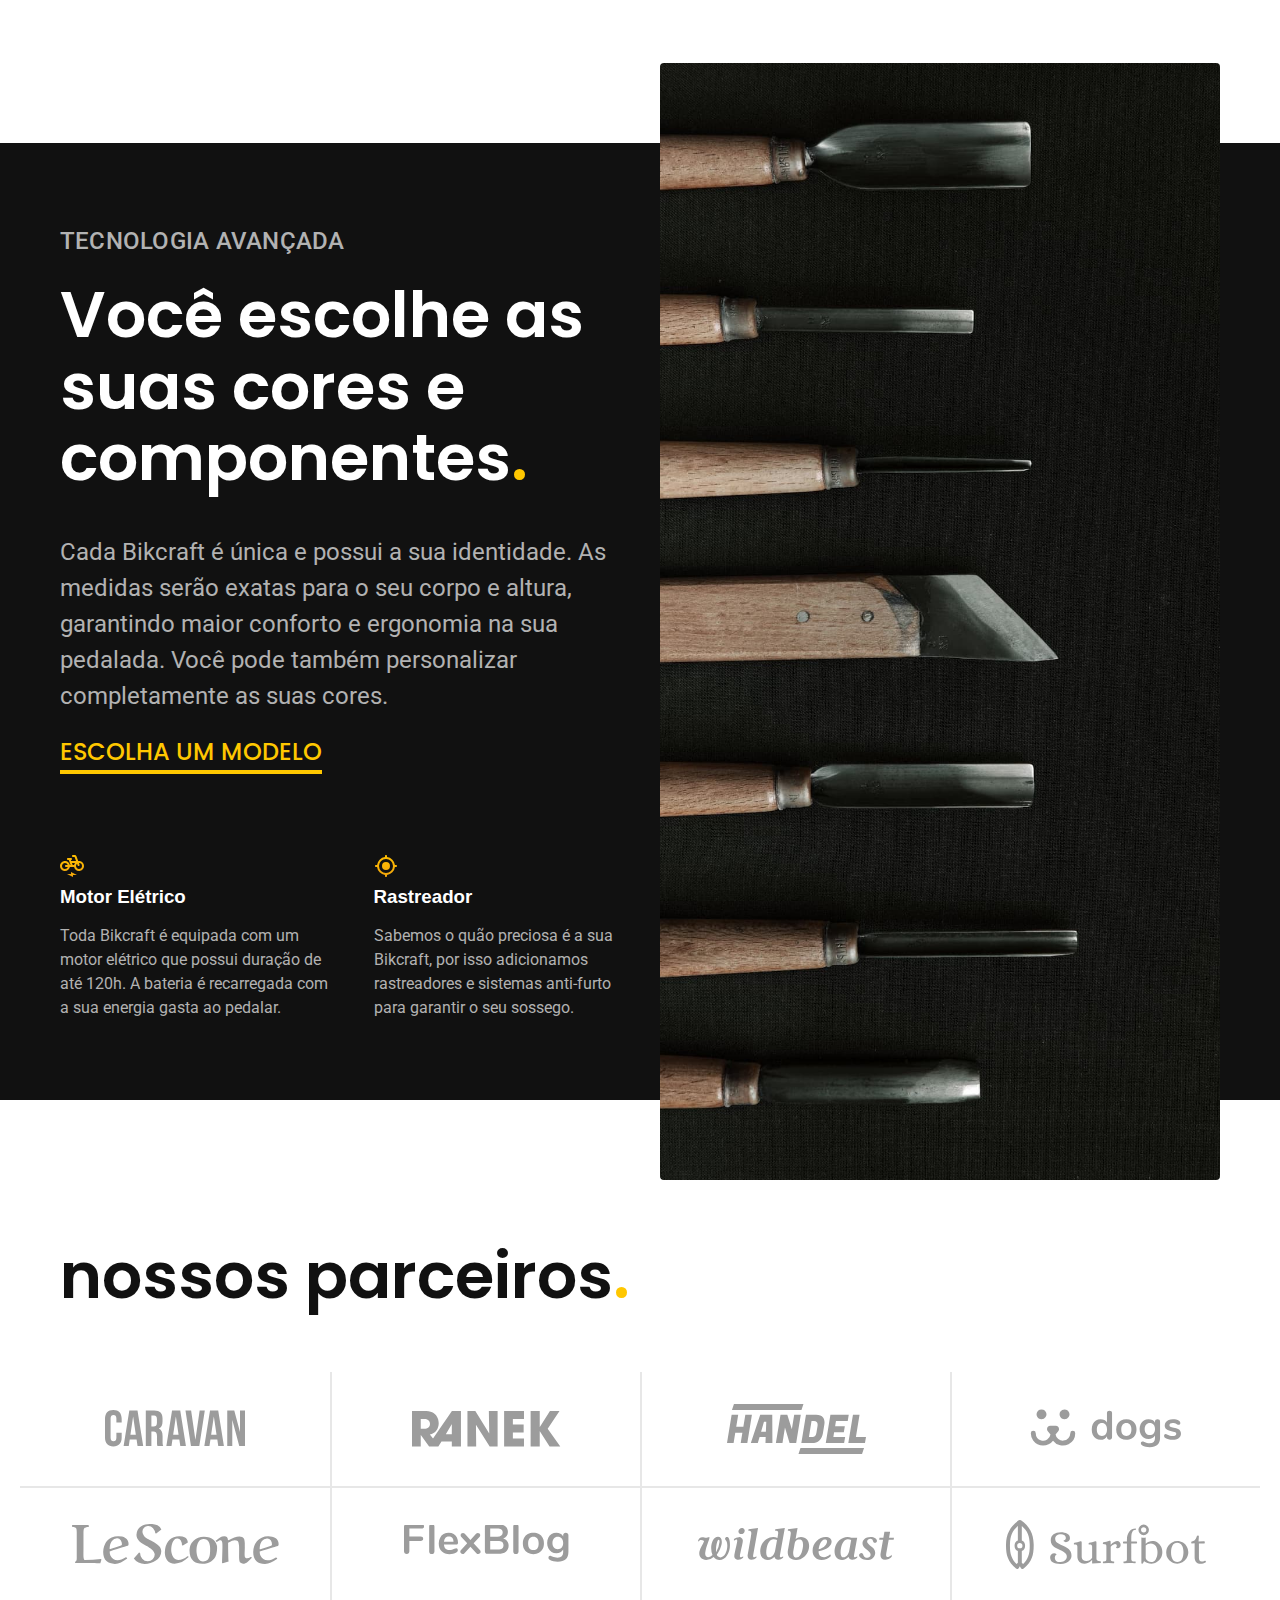
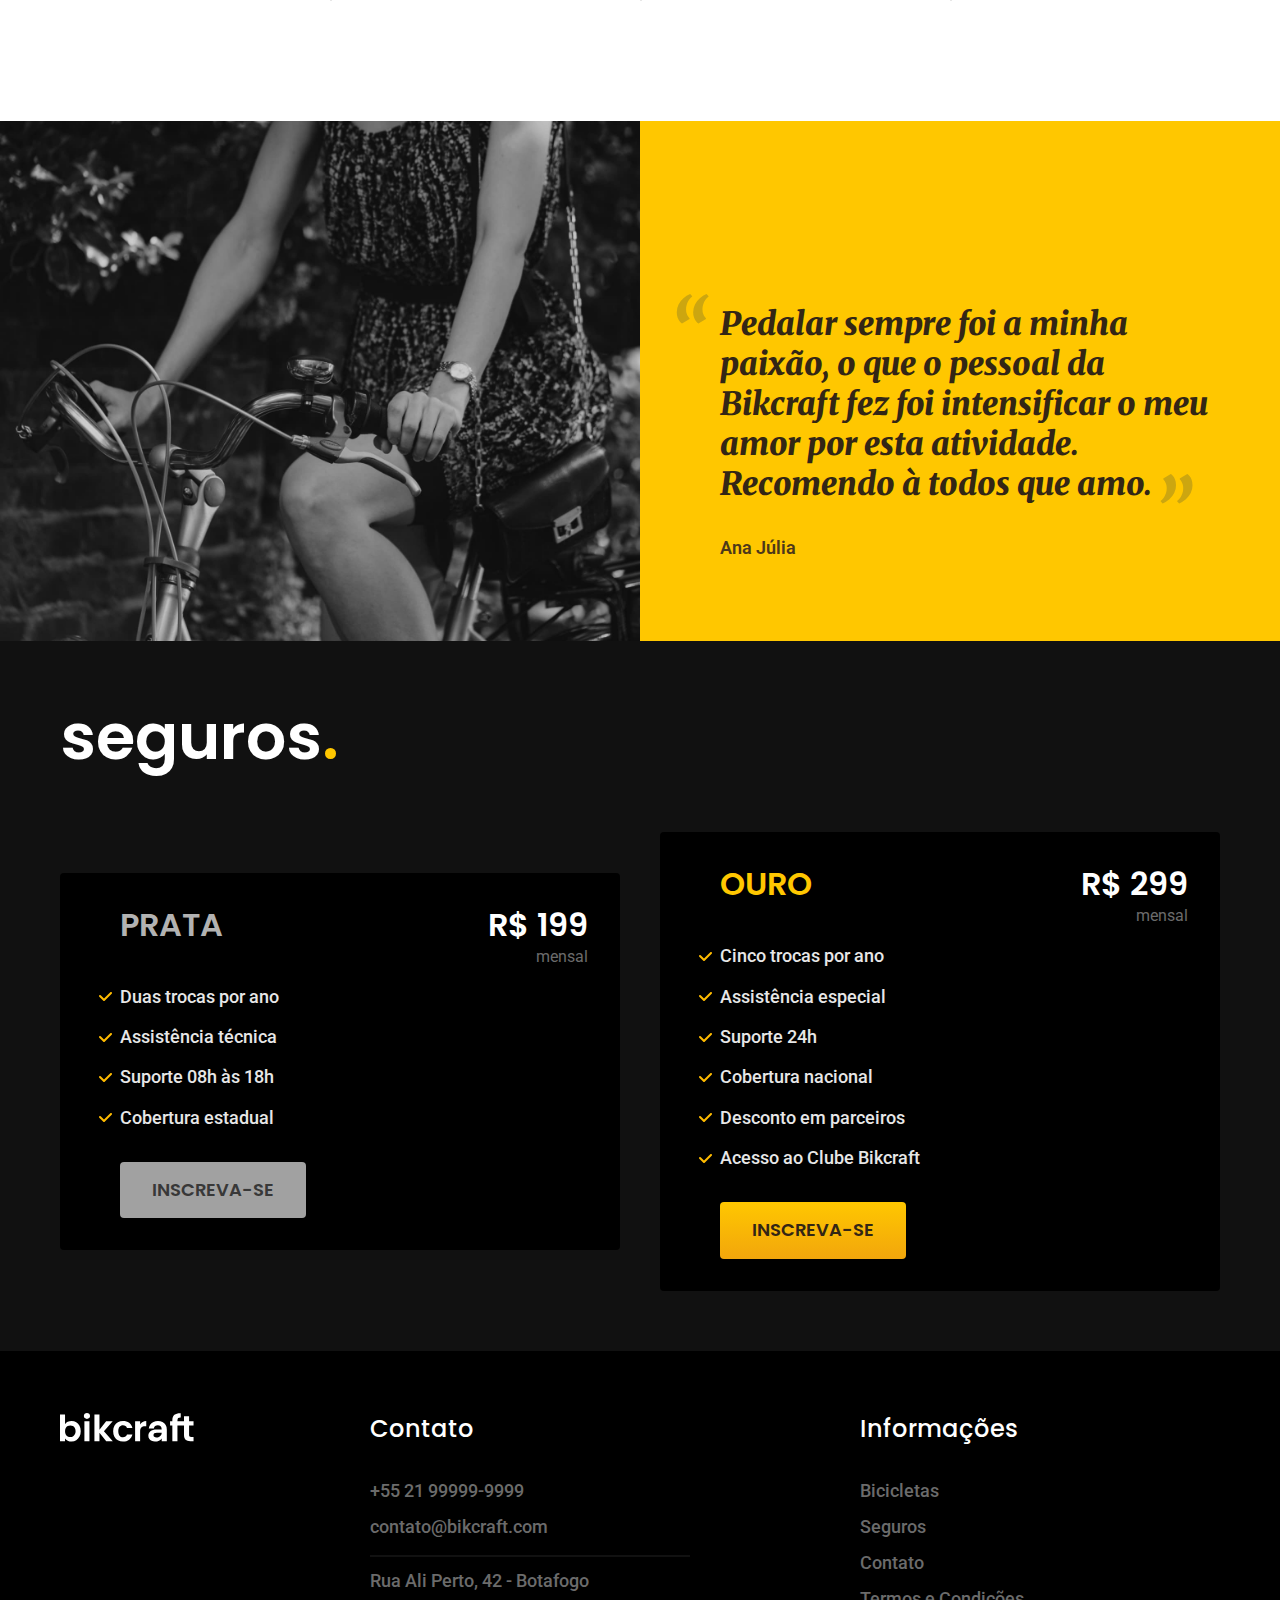
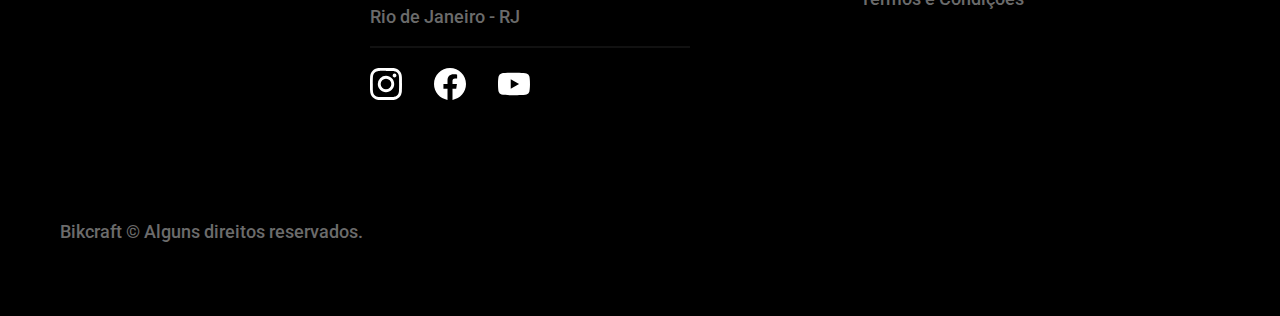
<file: home.html>
<!DOCTYPE html>
<html lang="pt-br">

<head>
  <meta charset="UTF-8">
  <meta http-equiv="X-UA-Compatible" content="IE=edge">
  <meta name="viewport" content="width=device-width, initial-scale=1.0">
  <meta name="description" content="Bicicletas elétricas de alta precisão e qualidade, feitas sob medida para o cliente. Explore o mundo na sua velocidade com a Bikcraft.">
  <title>Bikcraft - Bicicletas Elétricas</title>

  <link rel="preconnect" href="https://fonts.googleapis.com">
  <link rel="preconnect" href="https://fonts.gstatic.com" crossorigin>
  <link href="https://fonts.googleapis.com/css2?family=Merriweather:ital,wght@1,900&family=Poppins:wght@400;600&family=Roboto:wght@400;500&display=swap" rel="stylesheet">

  <link rel="preload" href="./css/style.min.css" as="style">
  <link rel="shortcut icon" href="img/icones/favicon.svg" width="32" height="32" type="img/x-icon">
  <link rel="stylesheet" href="./css/style.min.css">

  <script>document.documentElement.classList.add("js")</script>
</head>


<body>
  <header class="header-bg">
    <div class="header container">
      <a href="./home.html">
        <img src="img/bikcraft.svg " alt="bikcraft" width="136" height="32">
      </a>
      <nav aria-label="primária">
        <ul class="header-menu font-1-m cor-0">
          <li><a href="./bicicletas.html">Bicicletas</a></li>
          <li><a href="./seguros.html">Seguros</a></li>
          <li><a href="./contato.html">Contato</a></li>
        </ul>
      </nav>
    </div>
  </header>

  <main class="introducao-bg">
    <div class="introducao container">
      <div class="introducao-conteudo">
        <h1 class="font-1-xxl cor-0 fadeInDown" data-anime="200">Bicicletas feitas sob medida<span class="cor-p1">.</span></h1>
        <p class="font-2-l cor-5 fadeInDown" data-anime="400">Bicicletas elétricas de alta precisão e qualidade, feitas sob medida para o cliente. Explore o mundo na sua velocidade com a Bikcraft.</p>
        <a class="botao fadeInDown" href="./bicicletas.html" data-anime="600">Escolha a sua</a>
      </div>
      <div data-anime="600" class="fadeInDown">
        <picture>
          <source media="(max-width: 800px)" srcset="./img/bicicletas/nimbus.jpg">
          <img src="img/fotos/introducao.jpg" alt="Bicicleta elétrica preta" width="1280" height="1600">
        </picture>
      </div>
    </div>
  </main>

  <article class="bicicletas-lista">
    <h2 class="container font-1-xxl">escolha a sua<span class="cor-p1">.</span></h2>
    <ul>
      <li>
        <a href="../bicicleta/magic.html">
          <img src="img/bicicletas/magic-home.jpg" alt="Bicicleta preta" width="920" height="1040">
          <h3 class="font-1-xl">Magic Might</h3>
          <span class="font-2-m cor-8">R$ 2499</span>
        </a>
      </li>
      <li>
        <a href="../bicicleta/nimbus.html">
          <img src="img/bicicletas/nimbus-home.jpg" alt="Bicicleta preta" width="920" height="1040">
          <h3 class="font-1-xl">Nimbus Stark</h3>
          <span class="font-2-m cor-8">R$ 4999</span>
        </a>
      </li>
      <li>
        <a href="../bicicleta/nebula.html">
          <img src="img/bicicletas/nebula-home.jpg" alt="Bicicleta preta" width="920" height="1040">
          <h3 class="font-1-xl">Nebula Cosmic</h3>
          <span class="font-2-m cor-8">R$ 3999</span>
        </a>
      </li>
    </ul>
  </article>

  <article class="tecnologia-bg">
    <div class="tecnologia container">
      <div class="tecnologia-conteudo">
        <span class="font-2-l-b cor-5">Tecnologia avançada</span>
        <h2 class="font-1-xxl cor-0">Você escolhe as suas cores e componentes<span class="cor-p1">.</span></h2>
        <p class="font-2-l cor-5">Cada Bikcraft é única e possui a sua identidade. As medidas serão exatas para o seu corpo e altura, garantindo maior conforto e ergonomia na sua pedalada. Você pode também personalizar completamente as suas cores.</p>
        <a class="link" href="./bicicletas.html">Escolha um modelo</a>
        <div class="tecnologia-diferencial">
          <div>
            <img src="img/icones/eletrica.svg" alt="" width="32" height="32">
            <h3 class="font-1-m cor-0">Motor Elétrico</h3>
            <p class="font-2-s cor-5">Toda Bikcraft é equipada com um motor elétrico que possui duração de até 120h. A bateria é recarregada com a sua energia gasta ao pedalar.</p>
          </div>
          <div>
            <img src="img/icones/rastreador.svg" alt="" width="32" height="32">
            <h3 class="font-1-m cor-0">Rastreador</h3>
            <p class="font-2-s cor-5">Sabemos o quão preciosa é a sua Bikcraft, por isso adicionamos rastreadores e sistemas anti-furto para garantir o seu sossego.</p>
          </div>
        </div>
      </div>

      <div class="tecnologia-img">
        <img src="img/fotos/tecnologia.jpg" alt="" width="32" height="32">
      </div>
    </div>
  </article>

  <section aria-label="Nossos parceiros" class="parceiros">
    <h2 class="font-1-xxl container">nossos parceiros<span class="cor-p1">.</span></h2>
    <ul>
      <li><img src="img/parceiros/caravan.svg" alt="Caravan" width="140" height="38"></li>
      <li><img src="img/parceiros/ranek.svg" alt="ranek.svg" width="149" height="36"></li>
      <li><img src="img/parceiros/handel.svg" alt="handel.svg" width="139" height="50"></li>
      <li><img src="img/parceiros/dogs.svg" alt="dogs.svg" width="152" height="39"></li>
      <li><img src="img/parceiros/lescone.svg" alt="lescone.svg" width="208" height="41"></li>
      <li><img src="img/parceiros/flexblog.svg" alt="flexblog.svg" width="165" height="38"></li>
      <li><img src="img/parceiros/wildbeast.svg" alt="wildbeast.svg" width="196" height="34"></li>
      <li><img src="img/parceiros/surfbot.svg" alt="surfbot.svg" width="200" height="49"></li>
    </ul>
  </section>

  <section aria-label="depoimento" class="depoimento">
    <div class="depoimento-img">
      <img src="img/fotos/depoimento.jpg" alt="" width="1560" height="1360">
    </div>
    <div class="depoimento-conteudo">
      <blockquote>
        <p class="font-2-xl cor-p6">Pedalar sempre foi a minha paixão, o que o pessoal da Bikcraft fez foi intensificar o meu amor por esta atividade. Recomendo à todos que amo.</p>
      </blockquote>
      <span class="font-2-m cor-p5">Ana Júlia</span>
    </div>
  </section>

  <article class="seguros-bg">
    <div class="seguros container">
      <h2 class="font-1-xxl cor-0">seguros<span class="cor-p1">.</span></h2>
      <div class="seguros-item">
        <h3 class="font-1-xl cor-5">PRATA</h3>
        <span class="font-1-xl cor-0">R$ 199<span class="font-2-s cor-8">mensal</span></span>
        <ul class="font-2-m cor-2">
          <li>Duas trocas por ano</li>
          <li>Assistência técnica</li>
          <li>Suporte 08h às 18h</li>
          <li>Cobertura estadual</li>
        </ul>
        <a href="./orcamento.html?tipo=seguro&seguro=prata" class="botao secundario">Inscreva-se</a>
      </div>
      <div class="seguros-item">
        <h3 class="font-1-xl cor-p1">OURO</h3>
        <span class="font-1-xl cor-0">R$ 299<span class="font-2-s cor-8">mensal</span></span>
        <ul class="font-2-m cor-2">
          <li>Cinco trocas por ano</li>
          <li>Assistência especial</li>
          <li>Suporte 24h</li>
          <li>Cobertura nacional</li>
          <li>Desconto em parceiros</li>
          <li>Acesso ao Clube Bikcraft</li>
        </ul>
        <a href="./orcamento.html?tipo=seguro&seguro=ouro" class="botao">Inscreva-se</a>
      </div>
    </div>
  </article>

  <footer class="footer-bg">
    <div class="footer container">
      <img src="img/bikcraft.svg" alt="Bikcraft" width="136" height="32">
      <div class="footer-contato">
        <h3 class="font-1-l cor-0">Contato</h2>
          <ul class="font-2-m cor-8">
            <li><a href="tel:+5521999999999">+55 21 99999-9999</a></li>
            <li><a href="mailto:contato@bikcraft.com">contato@bikcraft.com</a></li>
            <li>Rua Ali Perto, 42 - Botafogo</li>
            <li>Rio de Janeiro - RJ</li>
          </ul>
          <div class="footer-redes">
            <ul>
              <a href=""><img src="img/redes/instagram.svg" alt="Instragram" width="32" height="32"></a>
              <a href=""><img src="img/redes/facebook.svg" alt="Facebook" width="32" height="32"></a>
              <a href=""><img src="img/redes/youtube.svg" alt="Youtube" width="32" height="32"></a>
            </ul>
          </div>
      </div>

      <div class="footer-links font-2-m cor-6">
        <h3 class="font-1-l cor-0">Informações</h3>
        <ul class=" font-2-m cor-8">
          <li><a href="./bicicletas.html">Bicicletas</a></li>
          <li><a href="./Seguros.html">Seguros</a></li>
          <li><a href="./contato.html">Contato</a></li>
          <li><a href="./termos.html">Termos e Condições</a></li>
        </ul>
      </div>
      <p class="font-2-m cor-8 footer-copy">Bikcraft © Alguns direitos reservados.</p>
    </div>
  </footer>
  <script src="./js/plugins/simple-anime.js"></script>
  <script src="./js/script.js"></script>
</body>


</html>
</file>
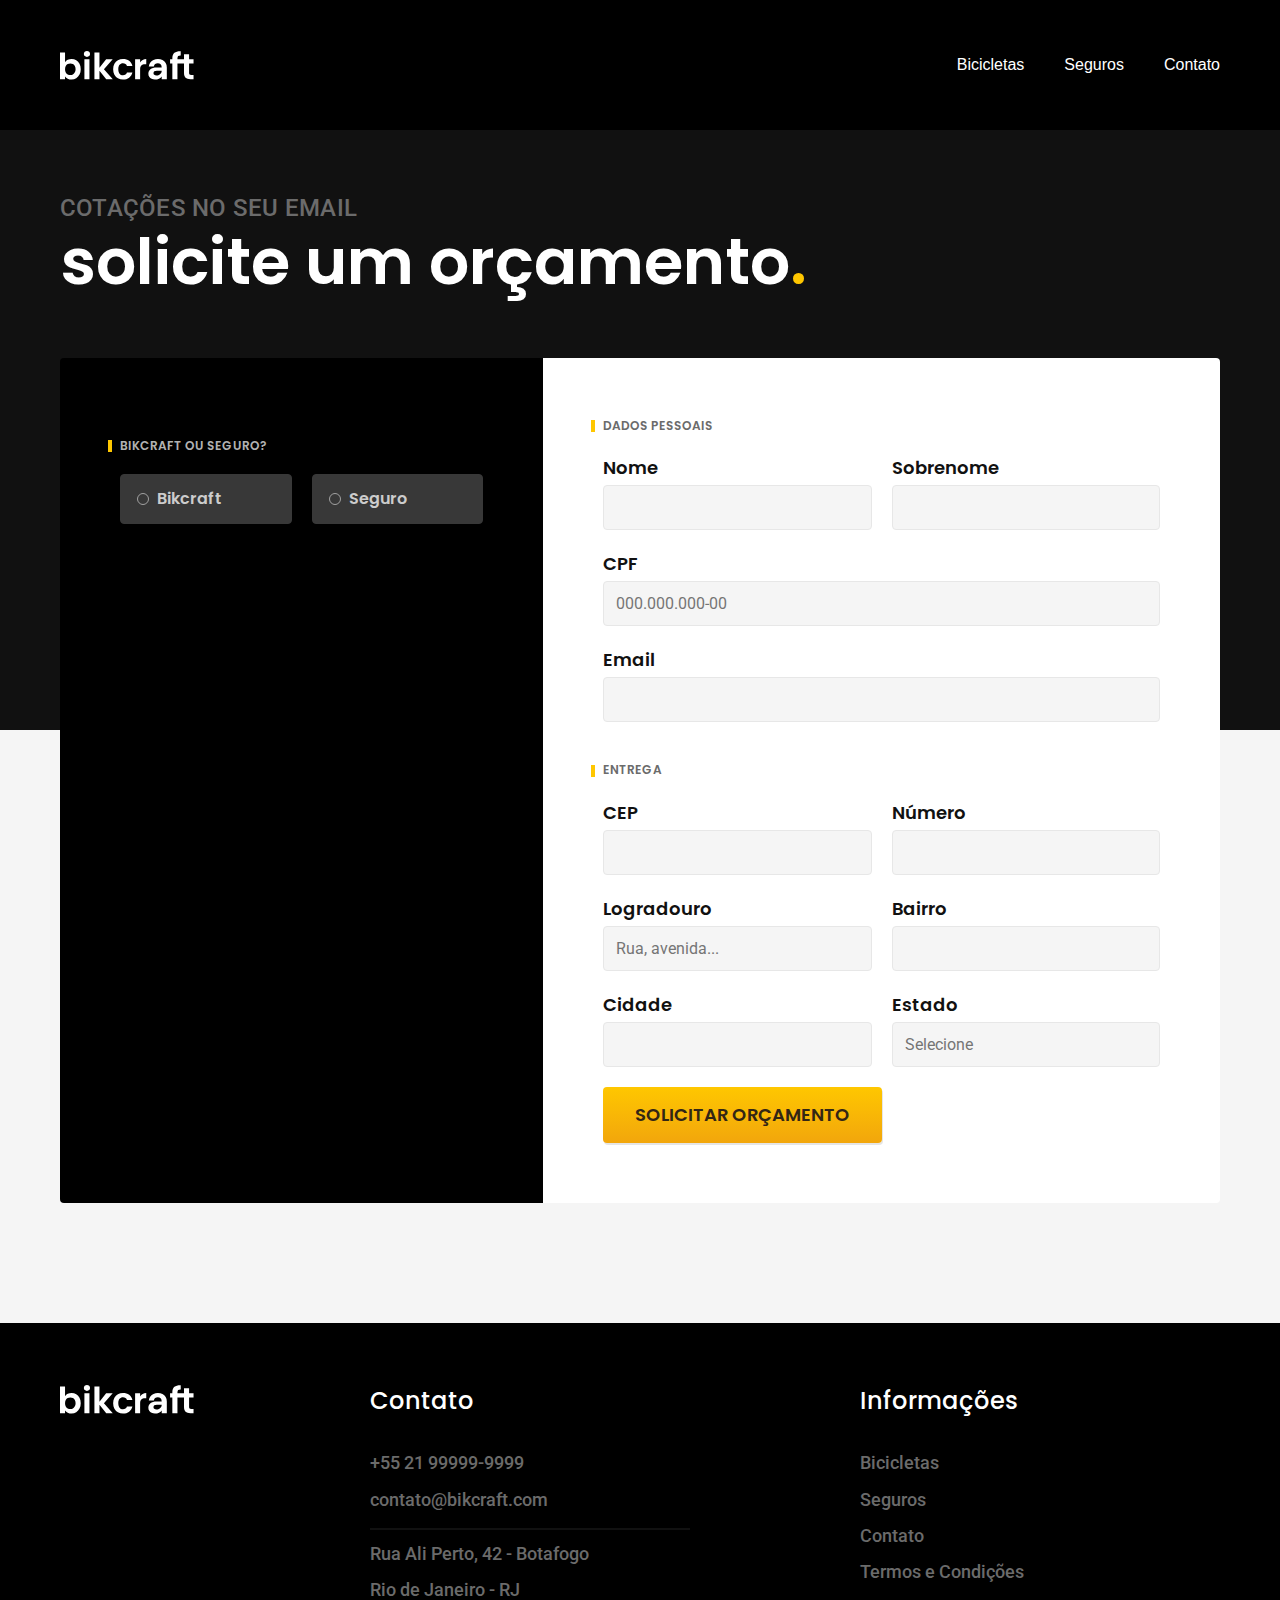
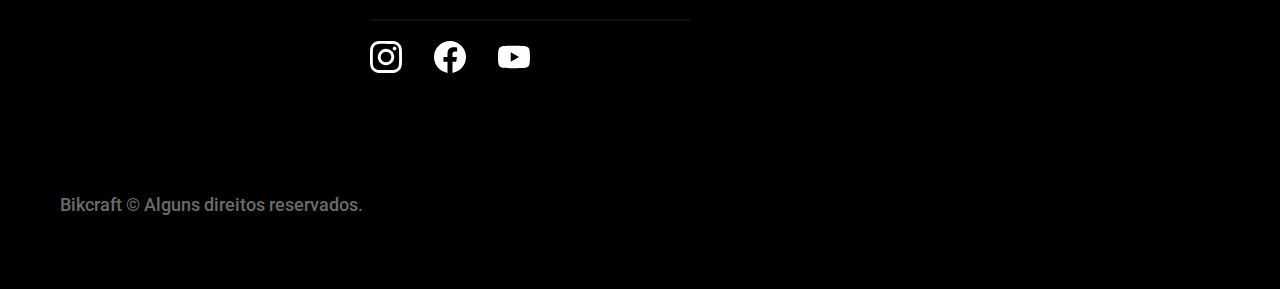
<file: orcamento.html>
<!DOCTYPE html>
<html lang="pt-br">

<head>
  <meta charset="UTF-8">
  <meta http-equiv="X-UA-Compatible" content="IE=edge">
  <meta name="viewport" content="width=device-width, initial-scale=1.0">
  <meta name="description" content="Termos e condições">
  <title>Orçamento | Bikcraft</title>

  <link rel="preconnect" href="https://fonts.googleapis.com">
  <link rel="preconnect" href="https://fonts.gstatic.com" crossorigin>
  <link href="https://fonts.googleapis.com/css2?family=Merriweather:ital,wght@1,900&family=Poppins:wght@400;600&family=Roboto:wght@400;500&display=swap" rel="stylesheet">

  <link rel="preload" href="./css/style.min.css" as="style">
  <link rel="shortcut icon" href="img/icones/favicon.svg" type="img/x-icon" width="32" height="32">
  <link rel="stylesheet" href="./css/style.min.css">

  <script>document.documentElement.classList.add("js")</script>
</head>


<body>
  <header class="header-bg">
    <div class="header container">
      <a href="./index.html">
        <img src="img/bikcraft.svg" alt="bikcraft" width="136" height="32">
      </a>
      <nav aria-label="primária">
        <ul class="header-menu font-1-m cor-0">
          <li><a href="./bicicletas.html">Bicicletas</a></li>
          <li><a href="./seguros.html">Seguros</a></li>
          <li><a href="./contato.html">Contato</a></li>
        </ul>
      </nav>
    </div>
  </header>

  <main id="orcamento">
    <div class="titulo-bg">
      <div class="titulo container">
        <p class="font-2-l-b cor-8">Cotações no seu email</p>
        <h1 class="font-1-xxl cor-0">solicite um orçamento<span class="cor-p1">.</span></h1>
      </div>
    </div>

    <form class="orcamento container">
      <div class="orcamento-produto">
        <h2 class="font-1-xs cor-5">bikcraft ou seguro?</h2>

        <input type="radio" name="tipo" value="bikcraft" id="bikcraft">
        <label for="bikcraft">Bikcraft</label>

        <input type="radio" name="tipo" value="seguro" id="seguro">
        <label for="seguro">Seguro</label>

        <div class="orcamento-conteudo cor-4" id="orcamento-bikcraft">
          <h2 class="font-1-xs cor-5">Escolha a sua:</h2>
          <input type="radio" name="bicicleta" value="nimbus" id="nimbus">
          <label for="nimbus">Nimbus Stark <span>R$ 4999</span></label>
          <div class="orcamento-detalhes">
            <ul class="font-2-s cor-8">
              <li><img src="img/icones/eletrica.svg" alt="" width="32" height="32">Motor Elétrico</li>
              <li><img src="img/icones/carbono.svg" alt="" width="32" height="32">Fibra de Carbono</li>
              <li><img src="img/icones/velocidade.svg" alt="" width="32" height="32">50 km/h</li>
              <li><img src="img/icones/rastreador.svg" alt="" width="32" height="32">Rastreador</li>
            </ul>
            <img src="img/bicicleta/nimbus1.jpg" alt="bicicleta preta" width="1120" height="880">
          </div>

          <input type="radio" name="bicicleta" value="magic" id="magic">
          <label for="magic">Magic Might <span>R$ 2499</span></label>
          <div class="orcamento-detalhes">
            <ul class="font-2-s cor-8">
              <li><img src="img/icones/eletrica.svg" alt="" width="32" height="32">Motor Elétrico</li>
              <li><img src="img/icones/carbono.svg" alt="" width="32" height="32">Fibra de Carbono</li>
              <li><img src="img/icones/velocidade.svg" alt="" width="32" height="32">40 km/h</li>
              <li><img src="img/icones/rastreador.svg" alt="" width="32" height="32">Rastreador</li>
            </ul>
            <img src="img/bicicleta/nimbus2.jpg" alt="bicicleta preta" width="1120" height="880">
          </div>

          <input type="radio" name="bicicleta" value="nebula" id="nebula">
          <label for="nebula">Nebula Cosmic <span>R$ 3999</span></label>
          <div class="orcamento-detalhes">
            <ul class="font-2-s cor-8">
              <li><img src="img/icones/eletrica.svg" alt="" width="32" height="32">Motor Elétrico</li>
              <li><img src="img/icones/carbono.svg" alt="" width="32" height="32">Fibra de Carbono</li>
              <li><img src="img/icones/velocidade.svg" alt="" width="32" height="32">45 km/h</li>
              <li><img src="img/icones/rastreador.svg" alt="" width="32" height="32">Rastreador</li>
            </ul>
            <img src="img/bicicleta/nimbus3.jpg" alt="bicicleta preta" width="1120" height="880">
          </div>
        </div>


        <div class="orcamento-conteudo cor-4" id="orcamento-seguro">
          <h2 class="font-1-xs cor-5">Escolha o seu plano:</h2>
          <input type="radio" name="seguro" value="prata" id="prata">
          <label for="prata">Prata <span>R$ 199</span></label>

          <input type="radio" name="seguro" value="ouro" id="ouro">
          <label for="ouro">Ouro <span>R$ 299</span></label>

        </div>
      </div>
      <div class="orcamento-dados form">
        <h2 class="font-1-xs cor-8 col-2">Dados Pessoais</h2>
        <div>
          <label for="nome">Nome</label>
          <input type="text" name="nome" id="nome">
        </div>
        <div>
          <label for="sobrenome">Sobrenome</label>
          <input type="text" name="sobrenome" id="sobrenome">
        </div>
        <div class="col-2">
          <label for="cpf">CPF</label>
          <input type="text" name="cpf" id="cpf" placeholder="000.000.000-00">
        </div>
        <div class="col-2">
          <label for="email">Email</label>
          <input type="email" name="email" id="email">
        </div>
        <h2 class="font-1-xs cor-8 col-2">Entrega</h2>
        <div>
          <label for="cep">CEP</label>
          <input type="text" name="cep" id="cep">
        </div>
        <div>
          <label for="numero">Número</label>
          <input type="text" name="numero" id="numero">
        </div>
        <div>
          <label for="logradouro">Logradouro</label>
          <input type="text" name="logradouro" id="logradouro" placeholder="Rua, avenida...">
        </div>
        <div>
          <label for="bairro">Bairro</label>
          <input type="text" name="bairro" id="bairro">
        </div>
        <div>
          <label for="cidade">Cidade</label>
          <input type="text" name="cidade" id="cidade">
        </div>
        <div>
          <label for="estado">Estado</label>
          <input type="text" name="estado" id="estado" placeholder="Selecione">
        </div>
        <button class="botao col-2">Solicitar orçamento</button>
      </div>
    </form>

  </main>

  <footer class="footer-bg">
    <div class="footer container">
      <img src="img/bikcraft.svg" alt="Bikcraft" width="136" height="32">
      <div class="footer-contato">
        <h3 class="font-1-l cor-0">Contato</h2>
          <ul class="font-2-m cor-8">
            <li><a href="tel:+5521999999999">+55 21 99999-9999</a></li>
            <li><a href="mailto:contato@bikcraft.com">contato@bikcraft.com</a></li>
            <li>Rua Ali Perto, 42 - Botafogo</li>
            <li>Rio de Janeiro - RJ</li>
          </ul>
          <div class="footer-redes">
            <ul>
              <a href=""><img src="img/redes/instagram.svg" alt="Instragram" width="32" height="32"></a>
              <a href=""><img src="img/redes/facebook.svg" alt="Facebook" width="32" height="32"></a>
              <a href=""><img src="img/redes/youtube.svg" alt="Youtube" width="32" height="32"></a>
            </ul>
          </div>
      </div>

      <div class="footer-links font-2-m cor-6">
        <h3 class="font-1-l cor-0">Informações</h3>
        <ul class=" font-2-m cor-8">
          <li><a href="./bicicletas.html">Bicicletas</a></li>
          <li><a href="./seguros.html">Seguros</a></li>
          <li><a href="./contato.html">Contato</a></li>
          <li><a href="./termos.html">Termos e Condições</a></li>
        </ul>
      </div>
      <p class="font-2-m cor-8 footer-copy">Bikcraft © Alguns direitos reservados.</p>
    </div>
  </footer>
  <script src="./js/script.js"></script>
</body>


</html>
</file>
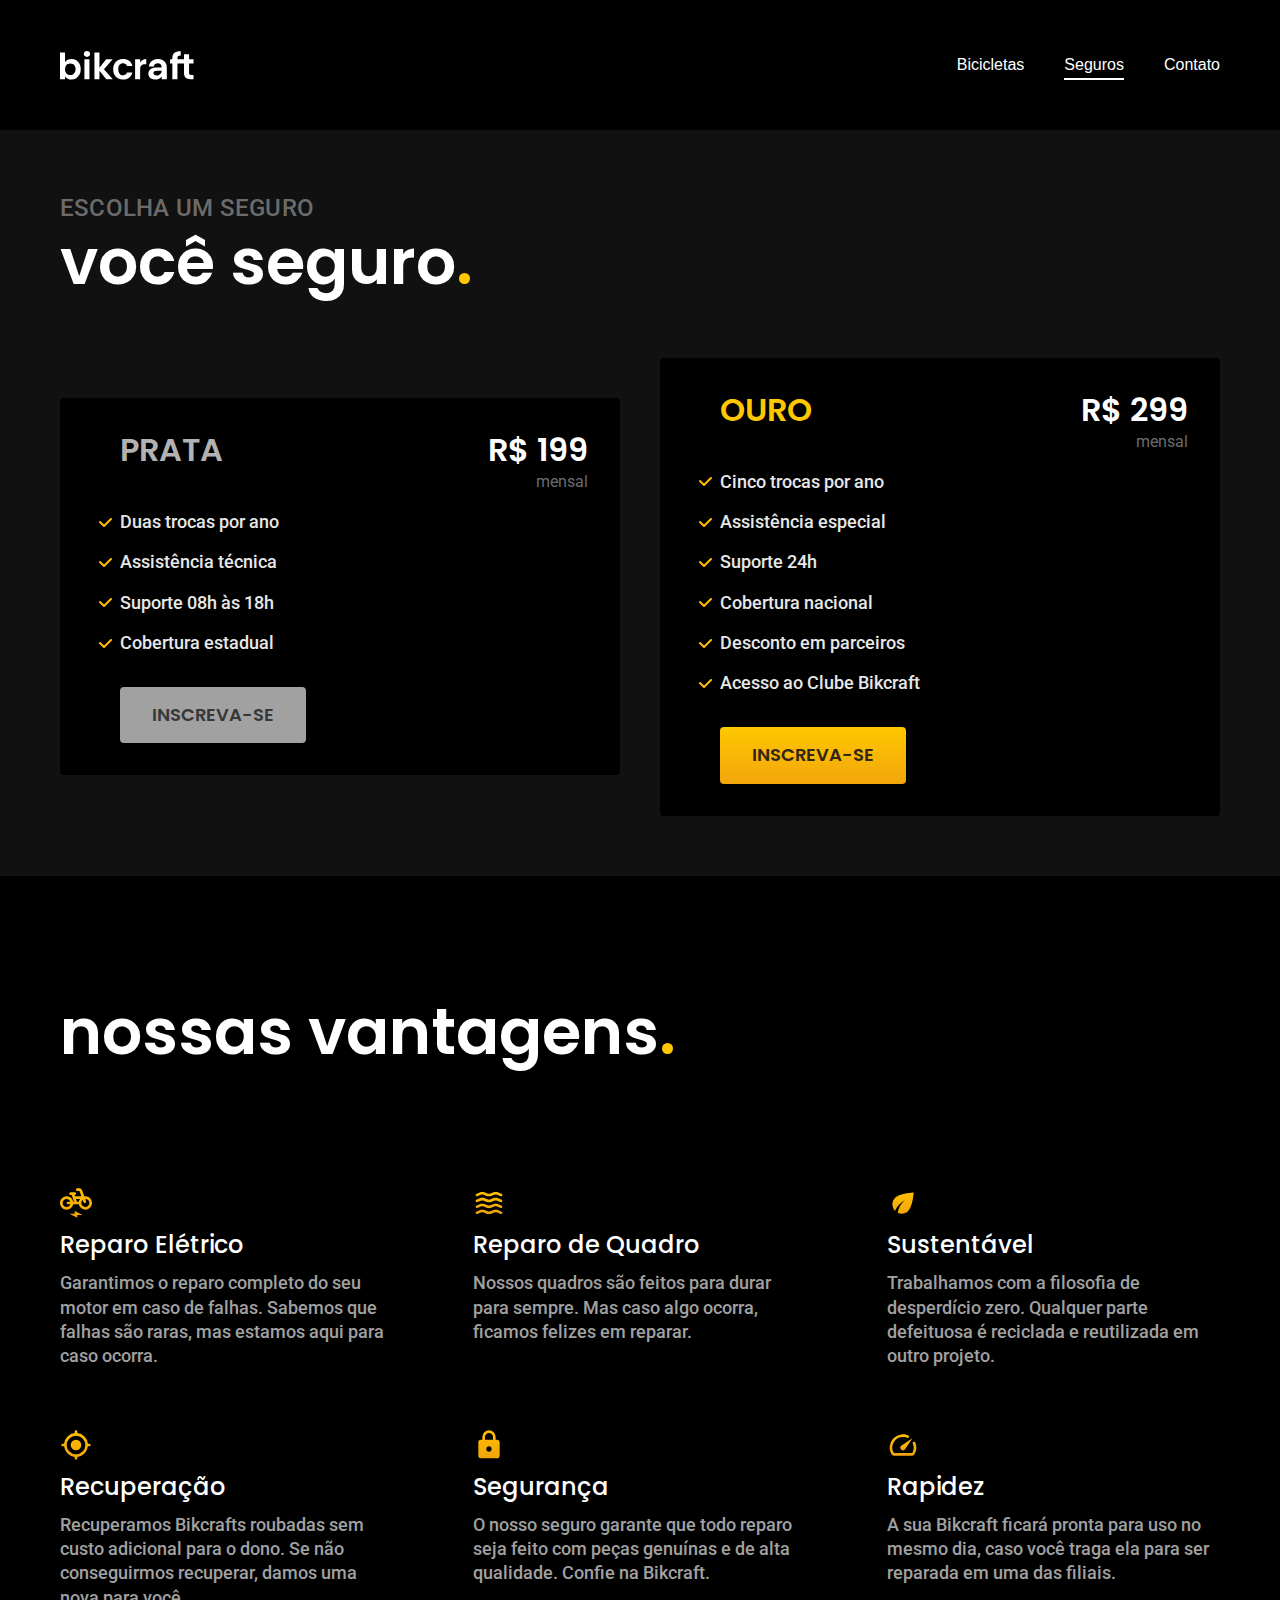
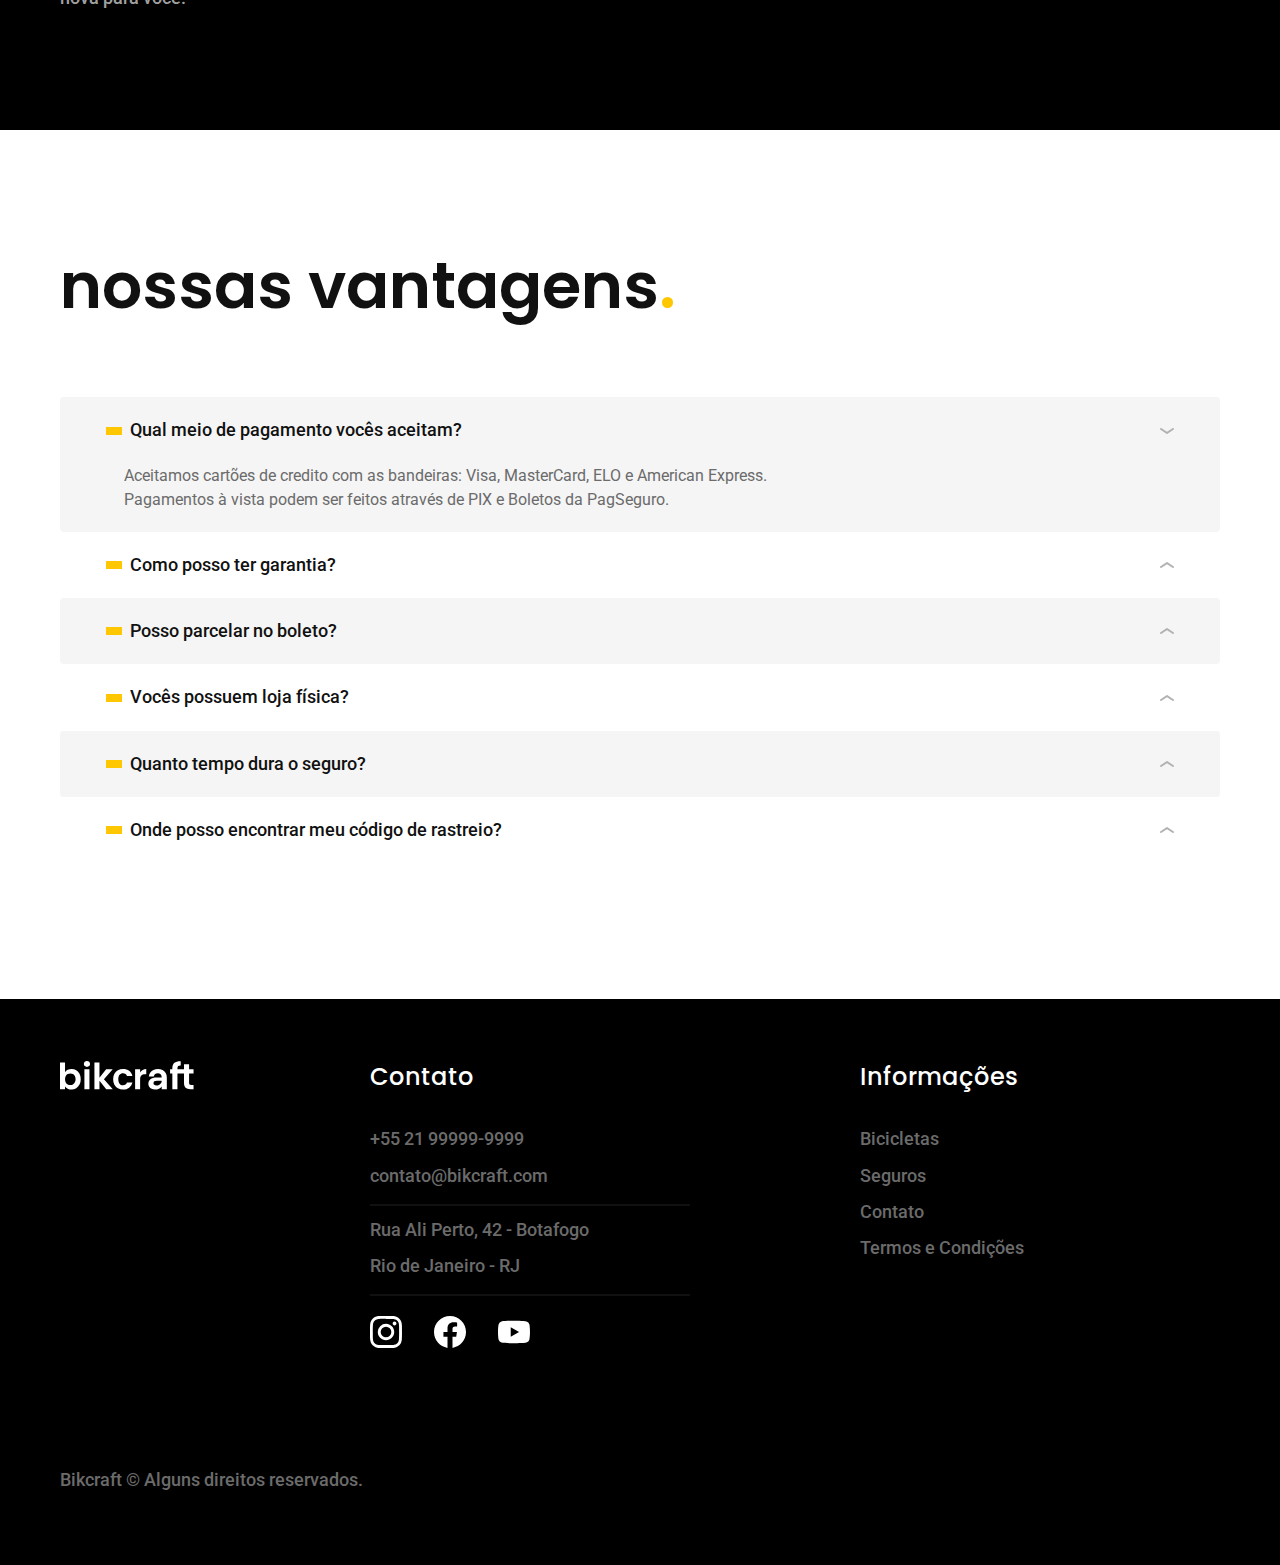
<file: seguros.html>
<!DOCTYPE html>
<html lang="pt-br">

<head>
  <meta charset="UTF-8">
  <meta http-equiv="X-UA-Compatible" content="IE=edge">
  <meta name="viewport" content="width=device-width, initial-scale=1.0">
  <meta name="description" content="Escolha Seguro Bikcraft">
  <title>Seguros | Bikcraft</title>

  <link rel="preconnect" href="https://fonts.googleapis.com">
  <link rel="preconnect" href="https://fonts.gstatic.com" crossorigin>
  <link href="https://fonts.googleapis.com/css2?family=Merriweather:ital,wght@1,900&family=Poppins:wght@400;600&family=Roboto:wght@400;500&display=swap" rel="stylesheet">

  <link rel="preload" href="./css/style.min.css" as="style">
  <link rel="shortcut icon" href="img/icones/favicon.svg" type="img/x-icon" width="32" height="32">
  <link rel="stylesheet" href="./css/style.min.css">

  <script>document.documentElement.classList.add("js")</script>
</head>


<body>
  <header class="header-bg">
    <div class="header container">
      <a href="./index.html">
        <img src="img/bikcraft.svg" alt="bikcraft" width="136" height="32">
      </a>
      <nav aria-label="primária">
        <ul class="header-menu font-1-m cor-0">
          <li><a href="./bicicletas.html">Bicicletas</a></li>
          <li><a href="./seguros.html">Seguros</a></li>
          <li><a href="./contato.html">Contato</a></li>
        </ul>
      </nav>
    </div>
  </header>

  <main class="seguros-bg" id="seguros">
    <div class="titulo-bg">
      <div class="titulo container">
        <p class="font-2-l-b cor-8">Escolha um seguro</p>
        <h1 class="font-1-xxl cor-0">você seguro<span class="cor-p1">.</span></h1>
      </div>
    </div>
    <div class="seguros container">
      <div class="seguros-item fadeInLeft" data-anime="600">
        <h3 class="font-1-xl cor-5">PRATA</h3>
        <span class="font-1-xl cor-0">R$ 199<span class="font-2-s cor-8">mensal</span></span>
        <ul class="font-2-m cor-2">
          <li>Duas trocas por ano</li>
          <li>Assistência técnica</li>
          <li>Suporte 08h às 18h</li>
          <li>Cobertura estadual</li>
        </ul>
        <a href="./orcamento.html?tipo=seguro&seguro=prata" class="botao secundario">Inscreva-se</a>
      </div>
      <div class="seguros-item fadeInRight" data-anime="600">
        <h3 class="font-1-xl cor-p1">OURO</h3>
        <span class="font-1-xl cor-0">R$ 299<span class="font-2-s cor-8">mensal</span></span>
        <ul class="font-2-m cor-2">
          <li>Cinco trocas por ano</li>
          <li>Assistência especial</li>
          <li>Suporte 24h</li>
          <li>Cobertura nacional</li>
          <li>Desconto em parceiros</li>
          <li>Acesso ao Clube Bikcraft</li>
        </ul>
        <a href="./orcamento.html?tipo=seguro&seguro=ouro" class="botao">Inscreva-se</a>
      </div>
    </div>
  </main>

  <article class="vantagens-bg">
    <div class="vantagens container">
      <h2 class="font-1-xxl cor-0">nossas vantagens<span class="cor-p1">.</span></h2>
      <ul>
        <li><img src="img/icones/eletrica.svg" alt="" width="32" height="32">
          <h3 class="font-1-l cor-0">Reparo Elétrico</h3>
          <p class="font-2-m cor-6">Garantimos o reparo completo do seu motor em caso de falhas. Sabemos que falhas são raras, mas estamos aqui para caso ocorra.</p>
        </li>
        <li><img src="img/icones/carbono.svg" alt="" width="32" height="32">
          <h3 class="font-1-l cor-0">Reparo de Quadro</h3>
          <p class="font-2-m cor-6">Nossos quadros são feitos para durar para sempre. Mas caso algo ocorra, ficamos felizes em reparar.</p>
        </li>
        <li><img src="img/icones/sustentavel.svg" alt="" width="32" height="32">
          <h3 class="font-1-l cor-0">Sustentável</h3>
          <p class="font-2-m cor-6">Trabalhamos com a filosofia de desperdício zero. Qualquer parte defeituosa é reciclada e reutilizada em outro projeto.</p>
        </li>
        <li><img src="img/icones/rastreador.svg" alt="" width="32" height="32">
          <h3 class="font-1-l cor-0">Recuperação</h3>
          <p class="font-2-m cor-6">Recuperamos Bikcrafts roubadas sem custo adicional para o dono. Se não conseguirmos recuperar, damos uma nova para você.</p>
        </li>
        <li><img src="img/icones/seguro.svg" alt="" width="32" height="32">
          <h3 class="font-1-l cor-0">Segurança</h3>
          <p class="font-2-m cor-6">O nosso seguro garante que todo reparo seja feito com peças genuínas e de alta qualidade. Confie na Bikcraft.</p>
        </li>
        <li><img src="img/icones/velocidade.svg" alt="" width="32" height="32">
          <h3 class="font-1-l cor-0">Rapidez</h3>
          <p class="font-2-m cor-6">A sua Bikcraft ficará pronta para uso no mesmo dia, caso você traga ela para ser reparada em uma das filiais.</p>
        </li>
      </ul>
    </div>
  </article>

  <article class="perguntas-bg">
    <div class="perguntas container">
      <h2 class="font-1-xxl cor-11">nossas vantagens<span class="cor-p1">.</span></h2>
      <dl>
        <div>
          <dt><button class="font-2-m cor-11" aria-controls="pergunta1" aria-expanded="true">Qual meio de pagamento vocês aceitam?</button></dt>
          <dd class="font-2-s cor-8 ativa" id="pergunta1">Aceitamos cartões de credito com as bandeiras: Visa, MasterCard, ELO e American Express. Pagamentos à vista podem ser feitos através de PIX e Boletos da PagSeguro.</dd>
        </div>
        <div>
          <dt><button class="font-2-m cor-11" aria-controls="pergunta2" aria-expanded="false">Como posso ter garantia?</button></dt>
          <dd class="font-2-s cor-8" id="pergunta2">Aceitamos cartões de credito com as bandeiras: Visa, MasterCard, ELO e American Express. Pagamentos à vista podem ser feitos através de PIX e Boletos da PagSeguro.</dd>
        </div>
        <div>
          <dt><button class="font-2-m cor-11" aria-controls="pergunta3" aria-expanded="false">Posso parcelar no boleto?</button></dt>
          <dd class="font-2-s cor-8" id="pergunta3">Aceitamos cartões de credito com as bandeiras: Visa, MasterCard, ELO e American Express. Pagamentos à vista podem ser feitos através de PIX e Boletos da PagSeguro.</dd>
        </div>
        <div>
          <dt><button class="font-2-m cor-11" aria-controls="pergunta4" aria-expanded="false">Vocês possuem loja física?</button></dt>
          <dd class="font-2-s cor-8" id="pergunta4">Aceitamos cartões de credito com as bandeiras: Visa, MasterCard, ELO e American Express. Pagamentos à vista podem ser feitos através de PIX e Boletos da PagSeguro.</dd>
        </div>
        <div>
          <dt><button class="font-2-m cor-11" aria-controls="pergunta5" aria-expanded="false">Quanto tempo dura o seguro?</button></dt>
          <dd class="font-2-s cor-8" id="pergunta5">Aceitamos cartões de credito com as bandeiras: Visa, MasterCard, ELO e American Express. Pagamentos à vista podem ser feitos através de PIX e Boletos da PagSeguro.</dd>
        </div>
        <div>
          <dt><button class="font-2-m cor-11" aria-controls="pergunta6" aria-expanded="false">Onde posso encontrar meu código de rastreio?</button></dt>
          <dd class="font-2-s cor-8" id="pergunta6">Aceitamos cartões de credito com as bandeiras: Visa, MasterCard, ELO e American Express. Pagamentos à vista podem ser feitos através de PIX e Boletos da PagSeguro.</dd>
        </div>
      </dl>
    </div>
  </article>

  <footer class="footer-bg">
    <div class="footer container">
      <img src="img/bikcraft.svg" alt="Bikcraft" width="136" height="32">
      <div class="footer-contato">
        <h3 class="font-1-l cor-0">Contato</h2>
          <ul class="font-2-m cor-8">
            <li><a href="tel:+5521999999999">+55 21 99999-9999</a></li>
            <li><a href="mailto:contato@bikcraft.com">contato@bikcraft.com</a></li>
            <li>Rua Ali Perto, 42 - Botafogo</li>
            <li>Rio de Janeiro - RJ</li>
          </ul>
          <div class="footer-redes">
            <ul>
              <a href=""><img src="img/redes/instagram.svg" alt="Instragram" width="32" height="32"></a>
              <a href=""><img src="img/redes/facebook.svg" alt="Facebook" width="32" height="32"></a>
              <a href=""><img src="img/redes/youtube.svg" alt="Youtube" width="32" height="32"></a>
            </ul>
          </div>
      </div>

      <div class="footer-links font-2-m cor-6">
        <h3 class="font-1-l cor-0">Informações</h3>
        <ul class=" font-2-m cor-8">
          <li><a href="./bicicletas.html">Bicicletas</a></li>
          <li><a href="./seguros.html">Seguros</a></li>
          <li><a href="./contato.html">Contato</a></li>
          <li><a href="./termos.html">Termos e Condições</a></li>
        </ul>
      </div>
      <p class="font-2-m cor-8 footer-copy">Bikcraft © Alguns direitos reservados.</p>
    </div>
  </footer>
  <script src="./js/plugins/simple-anime.js"></script>
  <script src="./js/script.js"></script>
</body>


</html>
</file>
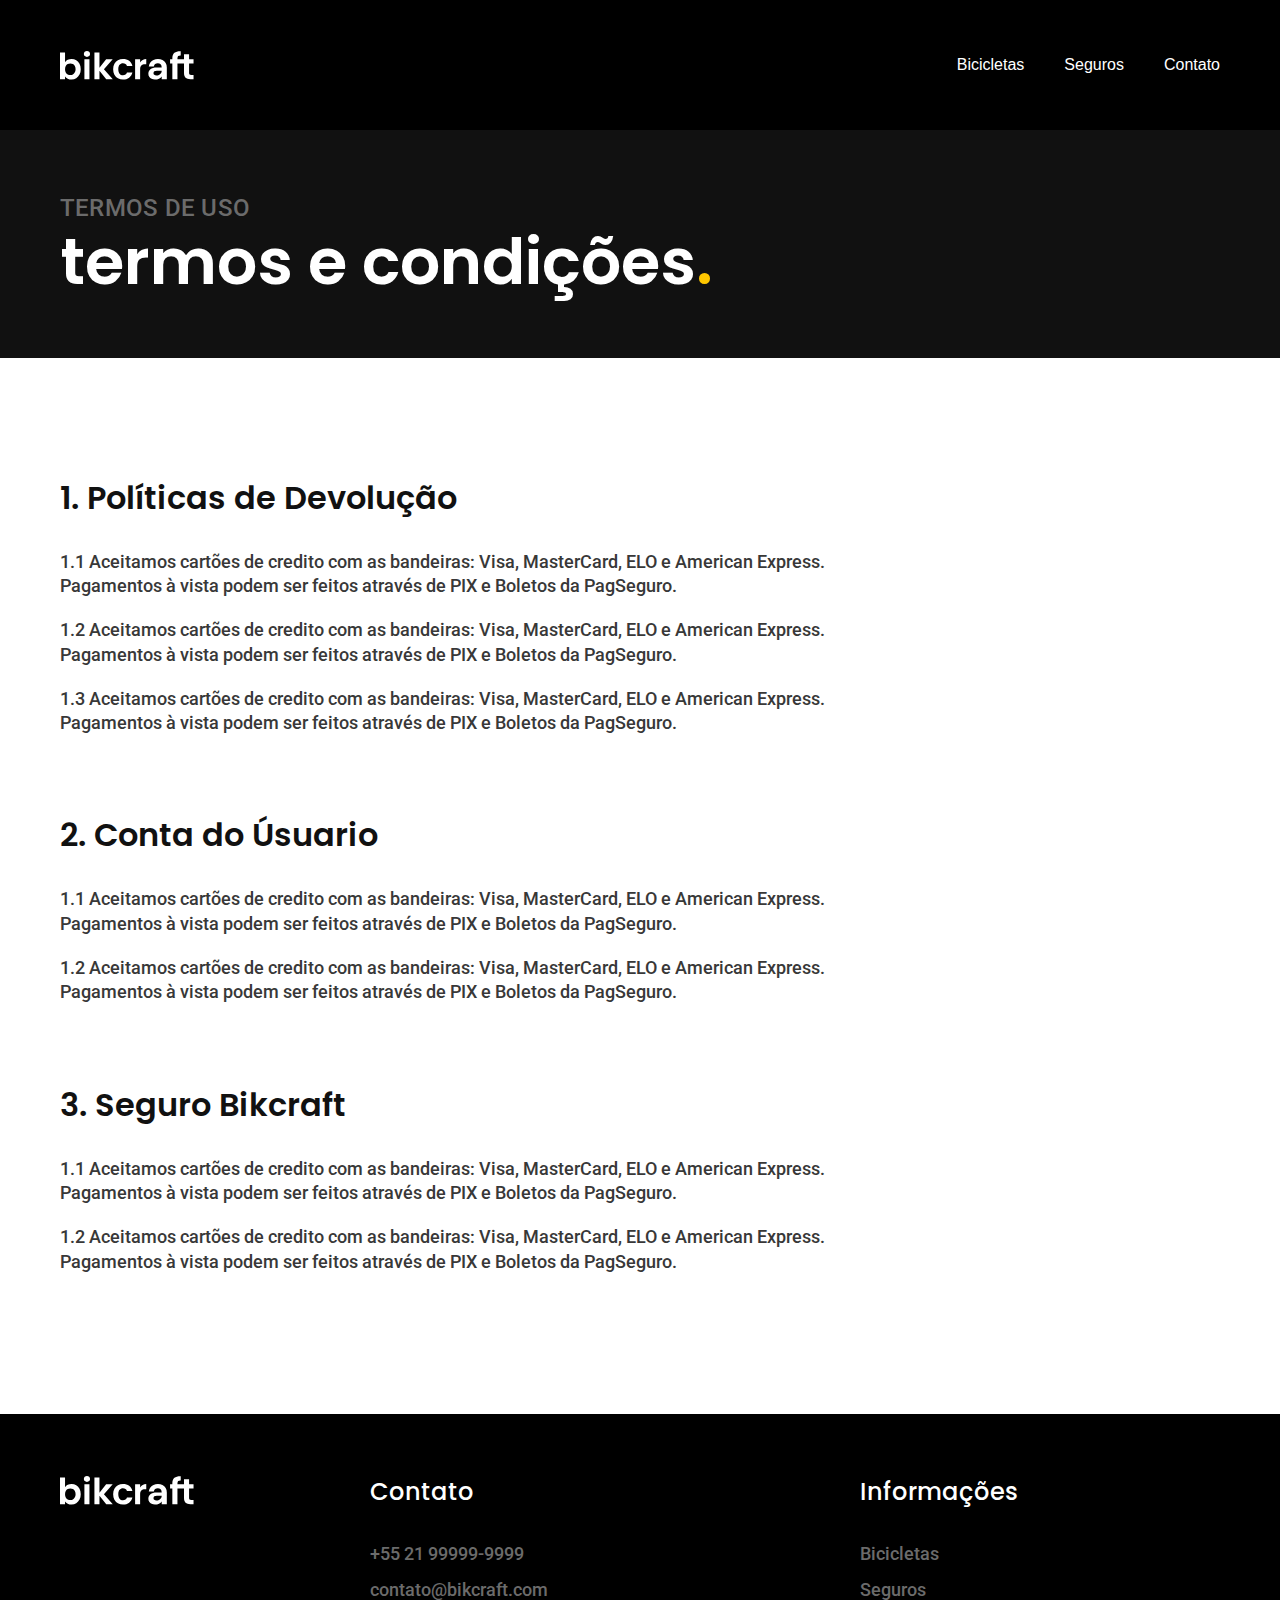
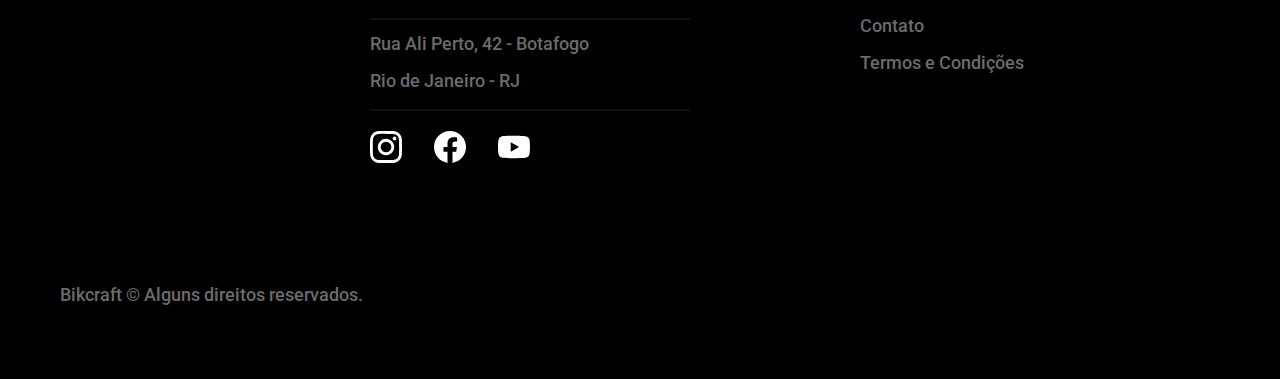
<file: termos.html>
<!DOCTYPE html>
<html lang="pt-br">

<head>
  <meta charset="UTF-8">
  <meta http-equiv="X-UA-Compatible" content="IE=edge">
  <meta name="viewport" content="width=device-width, initial-scale=1.0">
  <meta name="description" content="Termos e condições">
  <title>Termos e Condições | Bikcraft</title>

  <link rel="preconnect" href="https://fonts.googleapis.com">
  <link rel="preconnect" href="https://fonts.gstatic.com" crossorigin>
  <link href="https://fonts.googleapis.com/css2?family=Merriweather:ital,wght@1,900&family=Poppins:wght@400;600&family=Roboto:wght@400;500&display=swap" rel="stylesheet">

  <link rel="preload" href="./css/style.min.css" as="style">
  <link rel="shortcut icon" href="img/icones/favicon.svg" type="img/x-icon" width="32" height="32">
  <link rel="stylesheet" href="./css/style.min.css">

  <script>document.documentElement.classList.add("js")</script>
</head>


<body>
  <header class="header-bg">
    <div class="header container">
      <a href="./index.html">
        <img src="img/bikcraft.svg" alt="bikcraft" width="136" height="32">
      </a>
      <nav aria-label="primária">
        <ul class="header-menu font-1-m cor-0">
          <li><a href="./bicicletas.html">Bicicletas</a></li>
          <li><a href="./seguros.html">Seguros</a></li>
          <li><a href="./contato.html">Contato</a></li>
        </ul>
      </nav>
    </div>
  </header>

  <main>
    <div class="titulo-bg">
      <div class="titulo container">
        <p class="font-2-l-b cor-8">termos de uso</p>
        <h1 class="font-1-xxl cor-0">termos e condições<span class="cor-p1">.</span></h1>
      </div>
    </div>
    <div class="termos-bg">
      <div class="termos container font-2-m cor-10">
        <h2 class="font-1-xl cor-11">1. Políticas de Devolução</h2>
        <p>1.1 Aceitamos cartões de credito com as bandeiras: Visa, MasterCard, ELO e American Express. Pagamentos à vista podem ser feitos através de PIX e Boletos da PagSeguro.</p>
        <p>1.2 Aceitamos cartões de credito com as bandeiras: Visa, MasterCard, ELO e American Express. Pagamentos à vista podem ser feitos através de PIX e Boletos da PagSeguro.</p>
        <p>1.3 Aceitamos cartões de credito com as bandeiras: Visa, MasterCard, ELO e American Express. Pagamentos à vista podem ser feitos através de PIX e Boletos da PagSeguro.</p>
        <h2 class="font-1-xl cor-11">2. Conta do Úsuario</h2>
        <p>1.1 Aceitamos cartões de credito com as bandeiras: Visa, MasterCard, ELO e American Express. Pagamentos à vista podem ser feitos através de PIX e Boletos da PagSeguro.</p>
        <p>1.2 Aceitamos cartões de credito com as bandeiras: Visa, MasterCard, ELO e American
          Express. Pagamentos à vista podem ser feitos através de PIX e Boletos da PagSeguro.</p>
        <h2 class="font-1-xl cor-11">3. Seguro Bikcraft</h2>
        <p>1.1 Aceitamos cartões de credito com as bandeiras: Visa, MasterCard, ELO e American Express. Pagamentos à vista podem ser feitos através de PIX e Boletos da PagSeguro.</p>
        <p>1.2 Aceitamos cartões de credito com as bandeiras: Visa, MasterCard, ELO e American Express. Pagamentos à vista podem ser feitos através de PIX e Boletos da PagSeguro.</p>
      </div>
    </div>
  </main>

  <footer class="footer-bg">
    <div class="footer container">
      <img src="img/bikcraft.svg" alt="Bikcraft" width="136" height="32">
      <div class="footer-contato">
        <h3 class="font-1-l cor-0">Contato</h2>
          <ul class="font-2-m cor-8">
            <li><a href="tel:+5521999999999">+55 21 99999-9999</a></li>
            <li><a href="mailto:contato@bikcraft.com">contato@bikcraft.com</a></li>
            <li>Rua Ali Perto, 42 - Botafogo</li>
            <li>Rio de Janeiro - RJ</li>
          </ul>
          <div class="footer-redes">
            <ul>
              <a href=""><img src="img/redes/instagram.svg" alt="Instragram" width="32" height="32"></a>
              <a href=""><img src="img/redes/facebook.svg" alt="Facebook" width="32" height="32"></a>
              <a href=""><img src="img/redes/youtube.svg" alt="Youtube" width="32" height="32"></a>
            </ul>
          </div>
      </div>

      <div class="footer-links font-2-m cor-6">
        <h3 class="font-1-l cor-0">Informações</h3>
        <ul class=" font-2-m cor-8">
          <li><a href="./bicicletas.html">Bicicletas</a></li>
          <li><a href="./seguros.html">Seguros</a></li>
          <li><a href="./contato.html">Contato</a></li>
          <li><a href="./termos.html">Termos e Condições</a></li>
        </ul>
      </div>
      <p class="font-2-m cor-8 footer-copy">Bikcraft © Alguns direitos reservados.</p>
    </div>
  </footer>
  <script src="./js/script.js"></script>
</body>


</html>
</file>
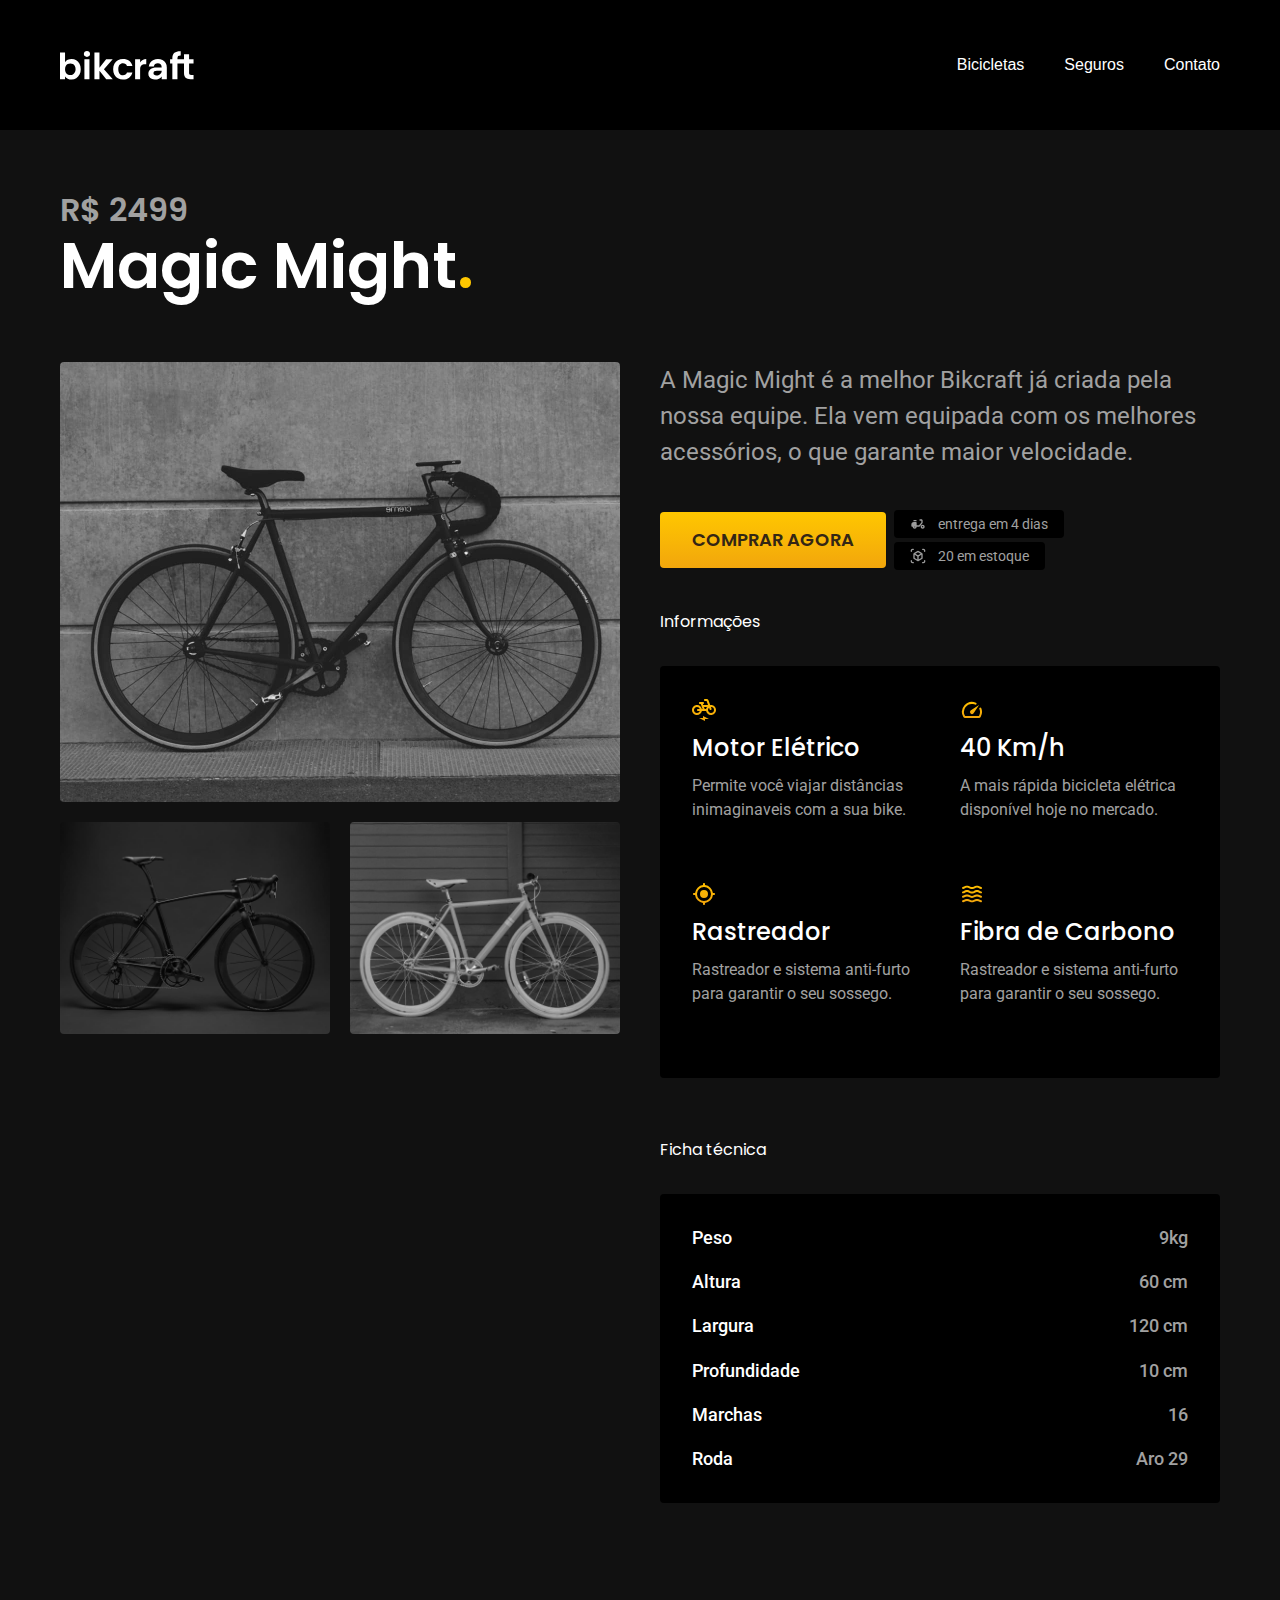
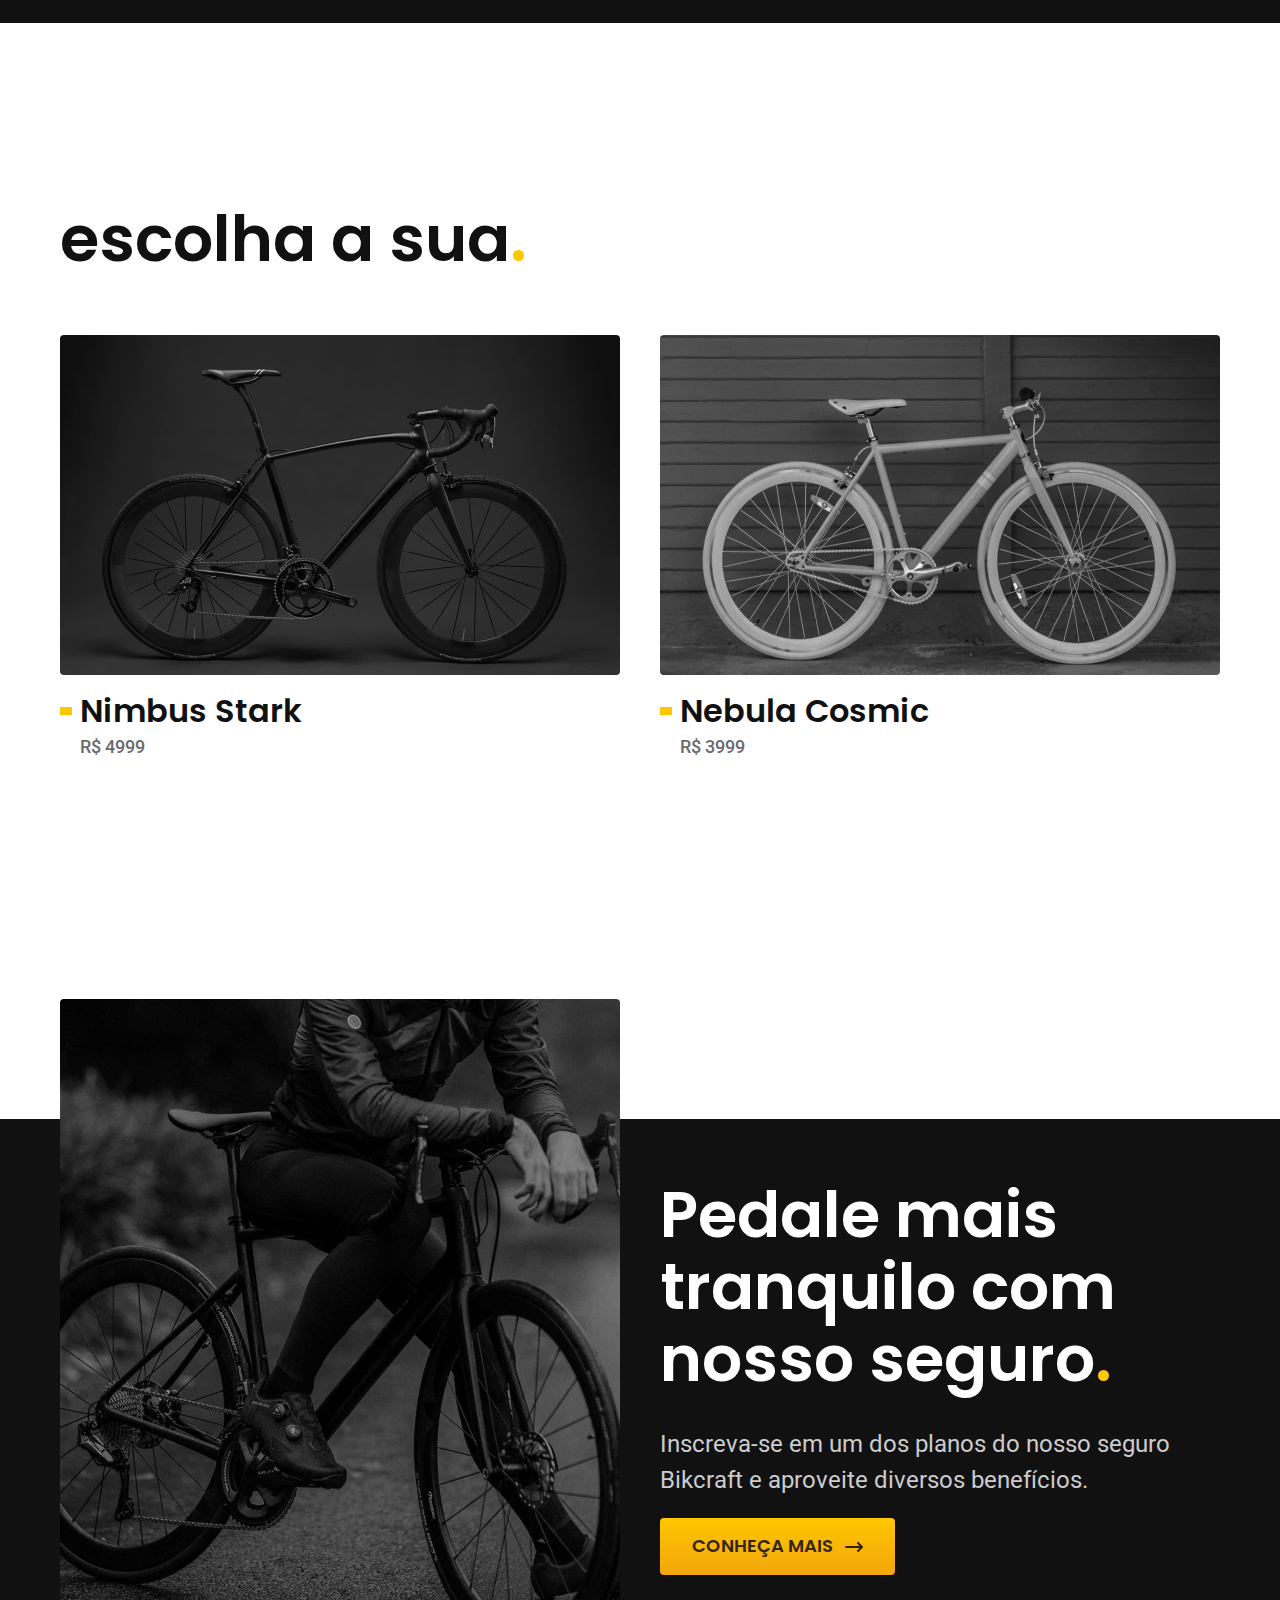
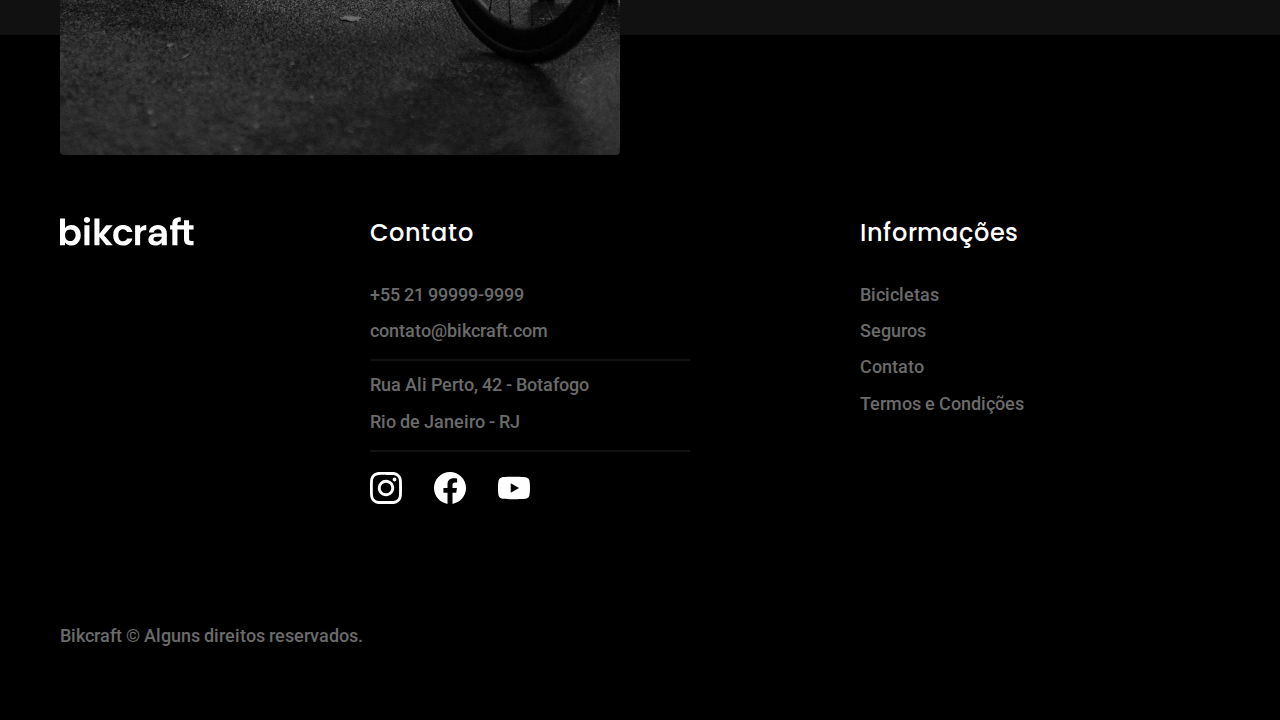
<file: bicicleta/magic.html>
<!DOCTYPE html>
<html lang="pt-br">

<head>
  <meta charset="UTF-8">
  <meta http-equiv="X-UA-Compatible" content="IE=edge">
  <meta name="viewport" content="width=device-width, initial-scale=1.0">
  <meta name="description" content="Termos e condições">
  <title>Magic Might | Bikcraft</title>

  <link rel="preconnect" href="https://fonts.googleapis.com">
  <link rel="preconnect" href="https://fonts.gstatic.com" crossorigin>
  <link href="https://fonts.googleapis.com/css2?family=Merriweather:ital,wght@1,900&family=Poppins:wght@400;600&family=Roboto:wght@400;500&display=swap" rel="stylesheet">

  <link rel="preload" href="../css/style.min.css" as="style">
  <link rel="shortcut icon" href="../img/icones/favicon.svg" type="img/x-icon">
  <link rel="stylesheet" href="../css/style.min.css">

  <script>document.documentElement.classList.add("js")</script>
</head>


<body>
  <header class="header-bg">
    <div class="header container">
      <a href=".././index.html">
        <img src="../img/bikcraft.svg" alt="bikcraft">
      </a>
      <nav aria-label="primária">
        <ul class="header-menu font-1-m cor-0">
          <li class="ativo"><a href="../bicicletas.html">Bicicletas</a></li>
          <li><a href="../seguros.html">Seguros</a></li>
          <li><a href="../contato.html">Contato</a></li>
        </ul>
      </nav>
    </div>
  </header>

  <main id="bicicleta">
    <div class="titulo-bg">
      <div class="titulo container">
        <p class="font-1-xl cor-6">R$ 2499</p>
        <h1 class="font-1-xxl cor-0">Magic Might<span class="cor-p1">.</span></h1>
      </div>
      <div class="bicicleta-bg">
        <div class="bicicleta container">
          <div class="bicicleta-img">
            <img src="../img/bicicleta/nimbus2.jpg" alt="">
            <img src="../img/bicicleta/nimbus1.jpg" alt="">
            <img src="../img/bicicleta/nimbus3.jpg" alt="">
          </div>

          <div class="bicicleta-conteudo">
            <p class="font-2-l cor-6">A Magic Might é a melhor Bikcraft já criada pela nossa equipe. Ela vem equipada com os melhores acessórios, o que garante maior velocidade.</p>
            <div class="bicicleta-comprar">
              <a class="botao" href="../orcamento.html?tipo=bikcraft&bicicleta=magic">comprar agora</a>
              <span class="font-2-xs cor-6"><img src="../img/icones/entrega.svg" alt=""> entrega em 4 dias</span>
              <span class="font-2-xs cor-6"><img src="../img/icones/estoque.svg" alt=""> 20 em estoque</span>
            </div>

            <h2 class="font-1-s cor-0">Informações</h2>
            <ul class="bicicleta-informacoes">
              <li class="font-1-l cor-0"><img src="../img/icones/eletrica.svg" alt="">
                <h3 class="font-1-l">Motor Elétrico</h3>
                <p class="font-2-s cor-6">Permite você viajar distâncias inimaginaveis com a sua bike.</p>
              </li>
              <li class="font-1-l cor-0"><img src="../img/icones/velocidade.svg" alt="">
                <h3 class="font-1-l">40 Km/h</h3>
                <p class="font-2-s cor-6">A mais rápida bicicleta elétrica disponível hoje no mercado.</p>
              </li>
              <li class="cor-0"><img src="../img/icones/rastreador.svg" alt="">
                <h3 class="font-1-l">Rastreador</h3>
                <p class="font-2-s cor-6">Rastreador e sistema anti-furto para garantir o seu sossego.</p>
              </li>
              <li class="font-1-l cor-0"><img src="../img/icones/carbono.svg" alt="">
                <h3 class="font-1-l">Fibra de Carbono</h3>
                <p class="font-2-s cor-6">Rastreador e sistema anti-furto para garantir o seu sossego.</p>
              </li>
            </ul>
            <h2 class="font-1-s cor-0">Ficha técnica</h2>
            <ul class="bicicleta-ficha">
              <li class="font-2-m cor-0">Peso <span>9kg</span></li>
              <li class="font-2-m cor-0">Altura <span>60 cm</span></li>
              <li class="font-2-m cor-0">Largura <span>120 cm</span></li>
              <li class="font-2-m cor-0">Profundidade <span>10 cm</span></li>
              <li class="font-2-m cor-0">Marchas <span>16</span></li>
              <li class="font-2-m cor-0">Roda <span>Aro 29</span></li>
            </ul>
          </div>
        </div>
      </div>
    </div>
  </main>

  <article class="bicicletas-lista bicicleta-bg">
    <div class="container bicicleta-wrpp">
      <h2 class="font-1-xxl">escolha a sua<span class="cor-p1">.</span></h2>
      <ul>
        <li>
          <a href="./nimbus.html">
            <img src="../img/bicicletas/nimbus.jpg" alt="Bicicleta preta">
            <h3 class="font-1-xl">Nimbus Stark</h3>
            <span class="font-2-m cor-8">R$ 4999</span>
          </a>
        </li>
        <a href="./nebula.html">
          <img src="../img/bicicletas/nebula.jpg" alt="Bicicleta preta">
          <h3 class="font-1-xl">Nebula Cosmic</h3>
          <span class="font-2-m cor-8">R$ 3999</span>
        </a>
        </li>
      </ul>
    </div>
  </article>

  <article class="seguro-bg">
    <div class="seguro container">
      <div class="seguro-img"><img src="../img/fotos/seguros.jpg" alt="Pessoa recostada em uma bikcraft"></div>
      <div class="seguro-conteudo">
        <h2 class="font-1-xxl cor-0">Pedale mais tranquilo com nosso seguro<span class="cor-p1">.</span></h2>
        <p class="font-2-l cor-4">Inscreva-se em um dos planos do nosso seguro Bikcraft e aproveite diversos benefícios.</p>
        <a class="botao seta" href="../seguros.html">Conheça Mais</a>
      </div>
    </div>
  </article>
  <footer class="footer-bg">
    <div class="footer container">
      <img src="../img/bikcraft.svg" alt="Bikcraft">
      <div class="footer-contato">
        <h3 class="font-1-l cor-0">Contato</h2>
          <ul class="font-2-m cor-8">
            <li><a href="tel:+5521999999999">+55 21 99999-9999</a></li>
            <li><a href="mailto:contato@bikcraft.com">contato@bikcraft.com</a></li>
            <li>Rua Ali Perto, 42 - Botafogo</li>
            <li>Rio de Janeiro - RJ</li>
          </ul>
          <div class="footer-redes">
            <ul>
              <a href=""><img src="../img/redes/instagram.svg" alt="Instragram"></a>
              <a href=""><img src="../img/redes/facebook.svg" alt="Facebook"></a>
              <a href=""><img src="../img/redes/youtube.svg" alt="Youtube"></a>
            </ul>
          </div>
      </div>

      <div class="footer-links font-2-m cor-6">
        <h3 class="font-1-l cor-0">Informações</h3>
        <ul class=" font-2-m cor-8">
          <li><a href="../bicicletas.html">Bicicletas</a></li>
          <li><a href="../Seguros.html">Seguros</a></li>
          <li><a href="../contato.html">Contato</a></li>
          <li><a href="../termos.html">Termos e Condições</a></li>
        </ul>
      </div>
      <p class="font-2-m cor-8 footer-copy">Bikcraft © Alguns direitos reservados.</p>
    </div>
  </footer>
  <script src="../js/script.js"></script>
</body>


</html>
</file>
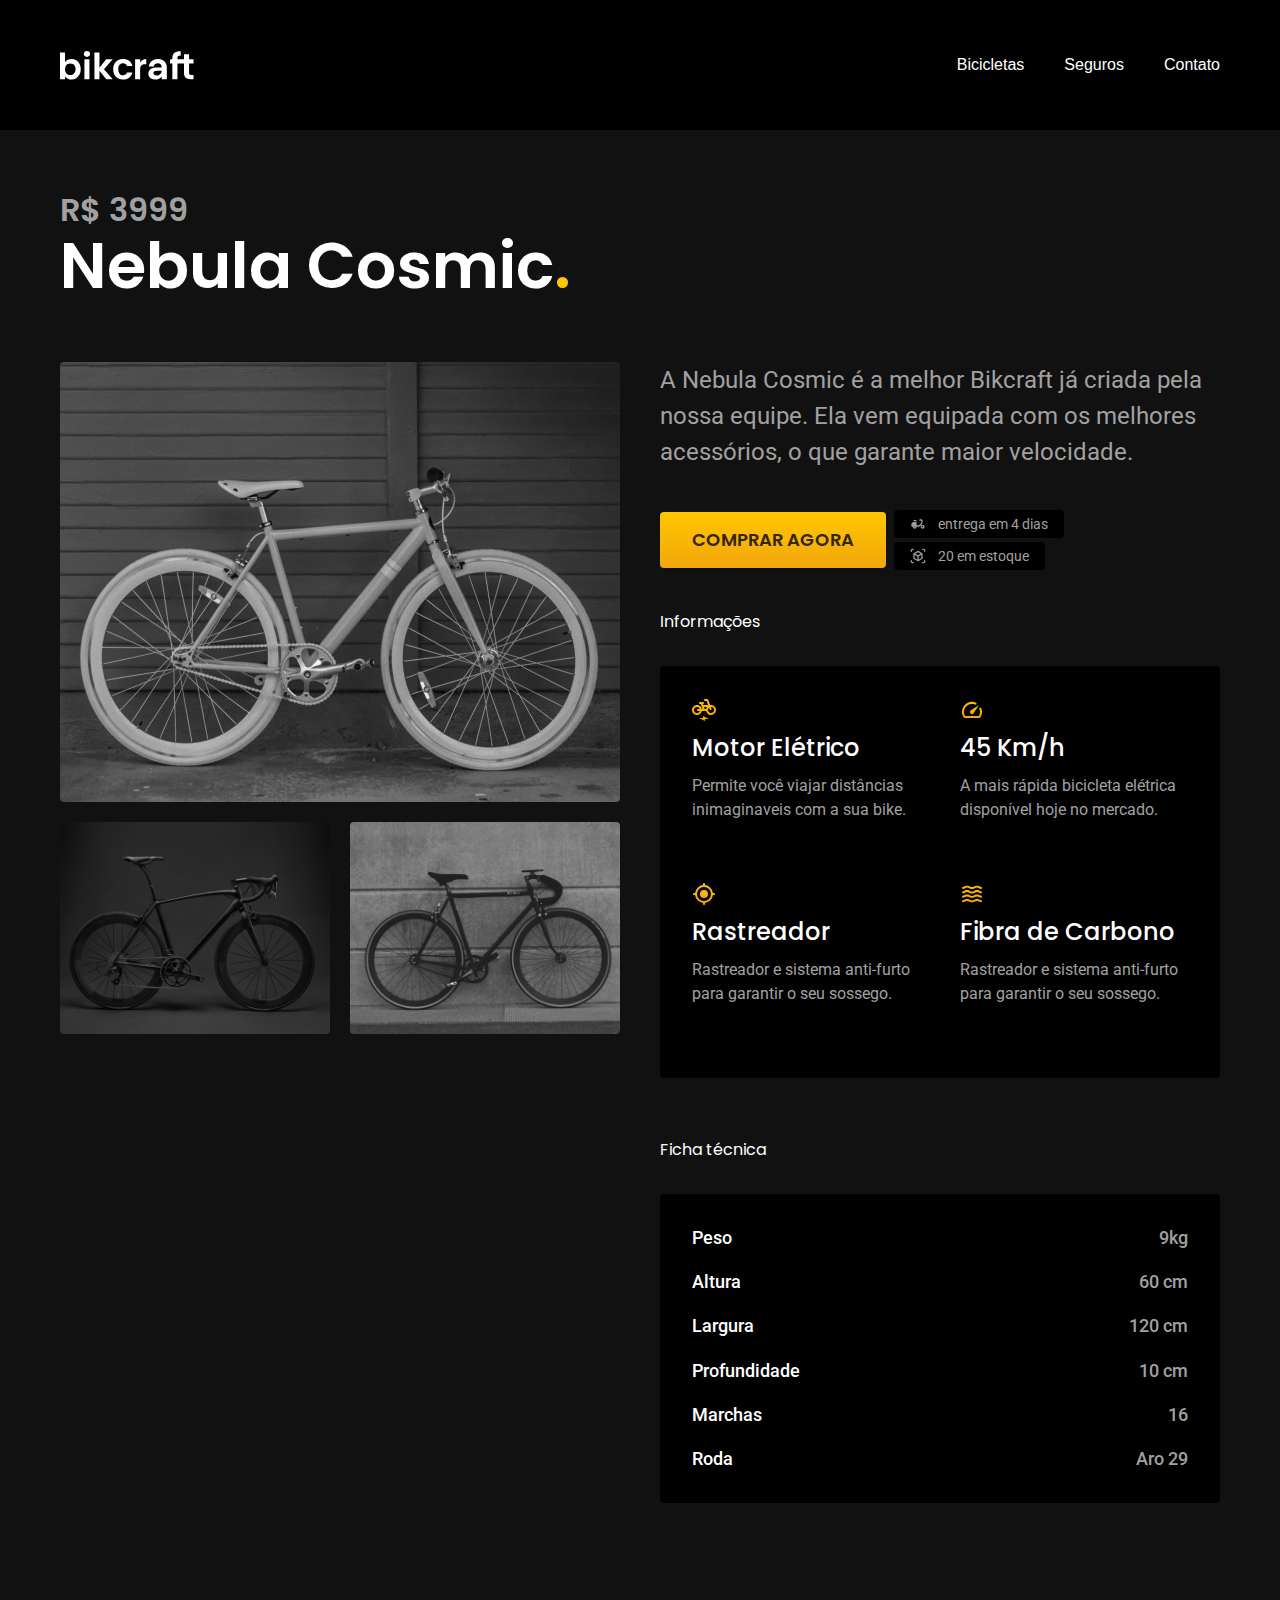
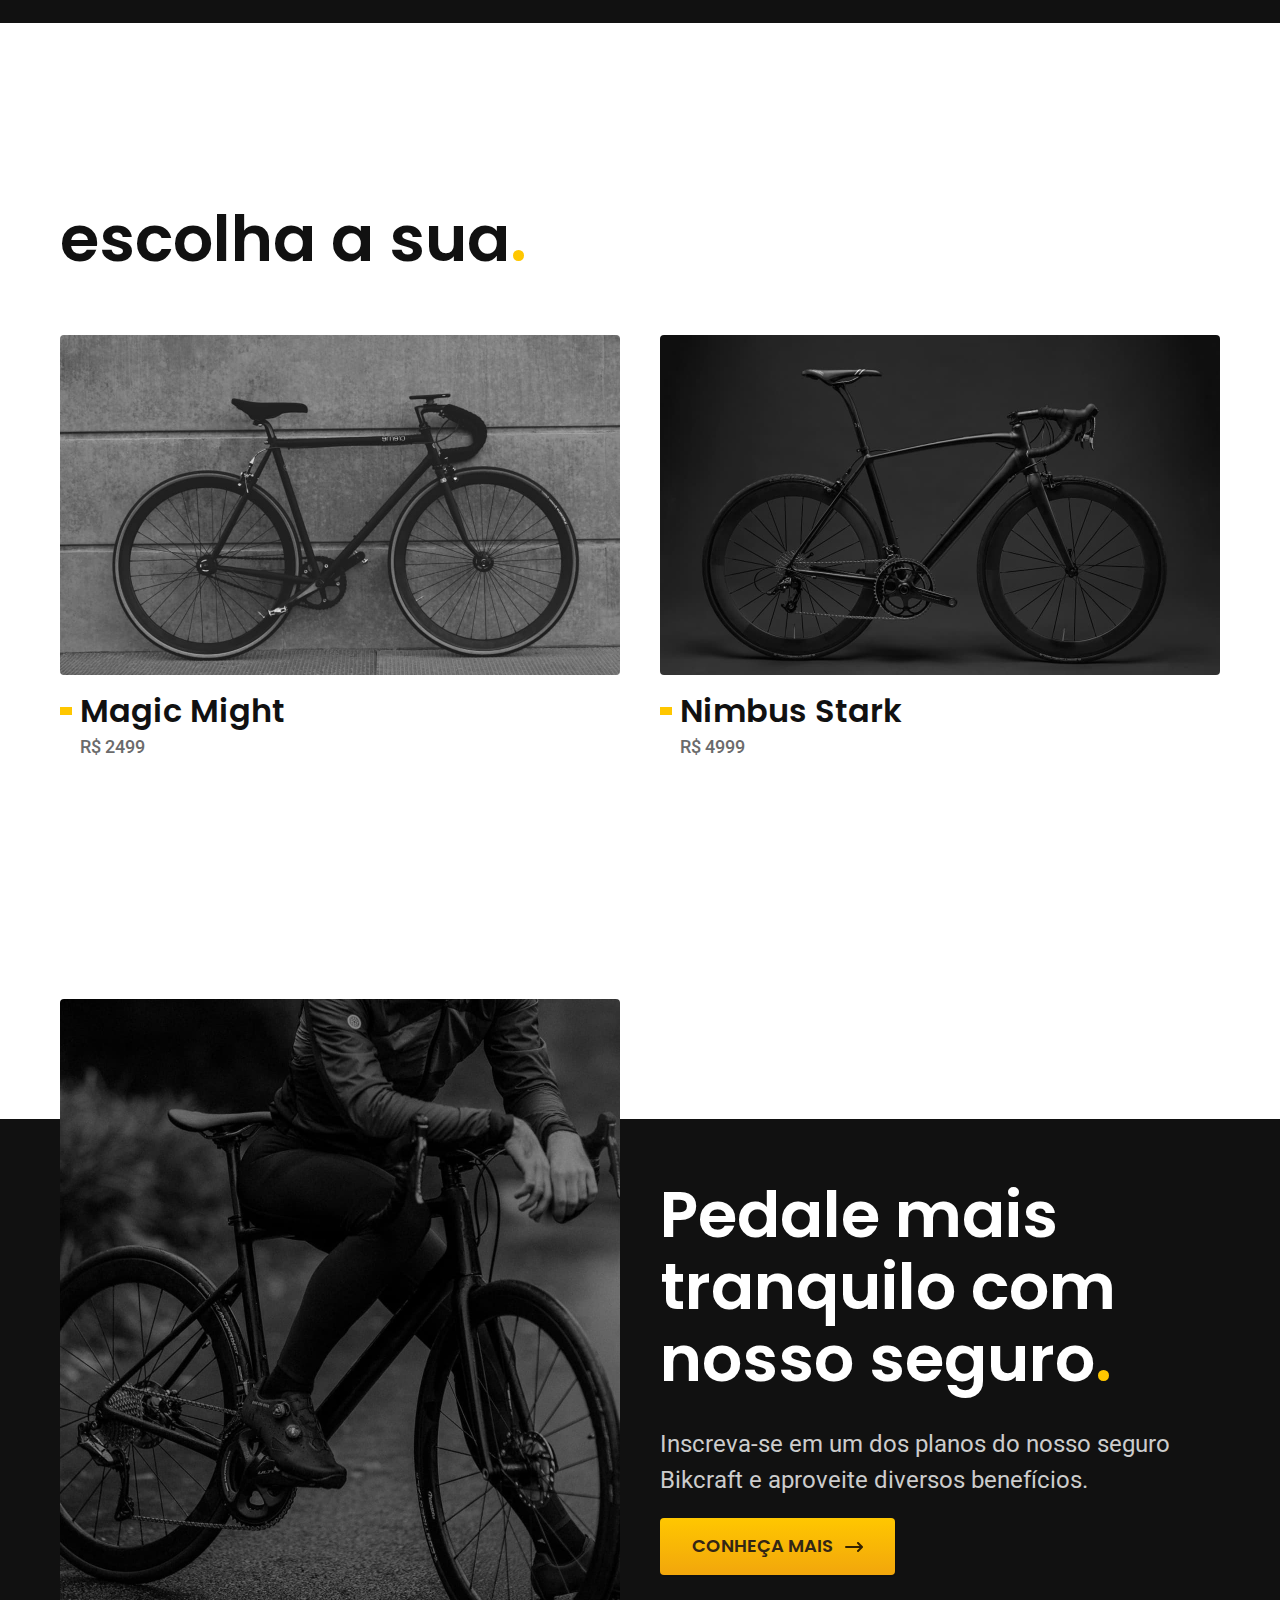
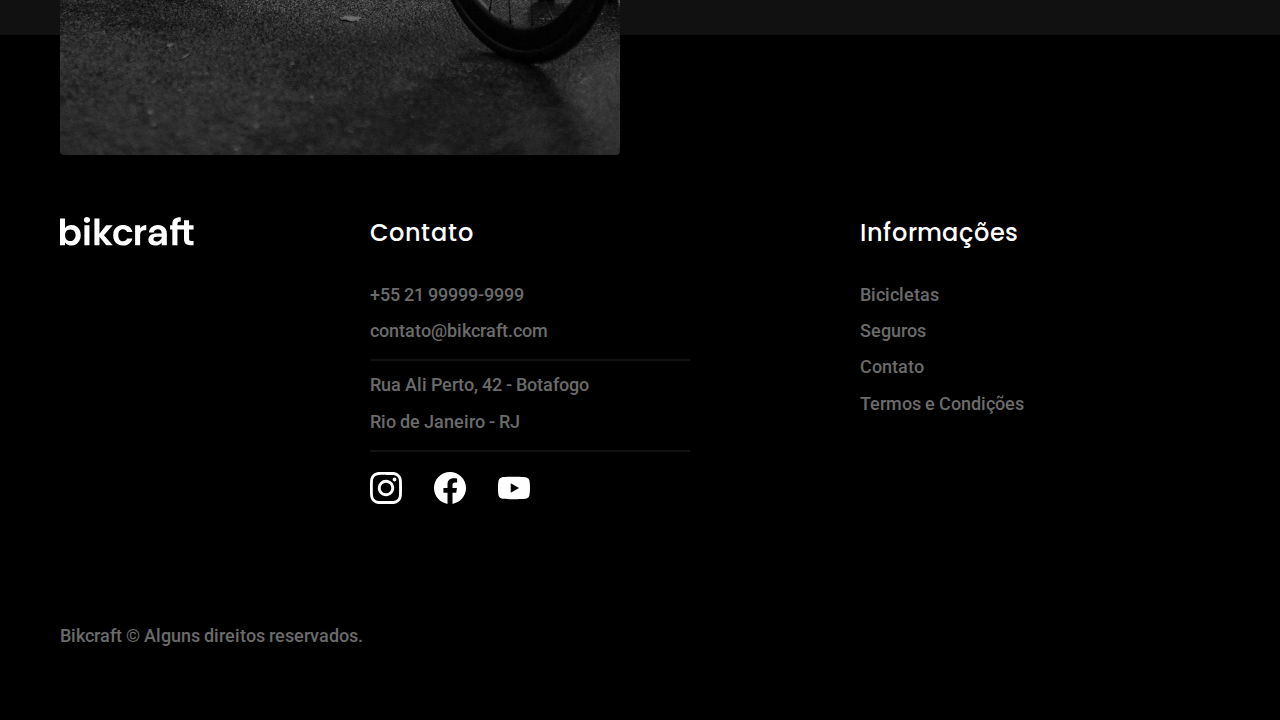
<file: bicicleta/nebula.html>
<!DOCTYPE html>
<html lang="pt-br">

<head>
  <meta charset="UTF-8">
  <meta http-equiv="X-UA-Compatible" content="IE=edge">
  <meta name="viewport" content="width=device-width, initial-scale=1.0">
  <meta name="description" content="Termos e condições">
  <title>Nebula Cosmic | Bikcraft</title>

  <link rel="preconnect" href="https://fonts.googleapis.com">
  <link rel="preconnect" href="https://fonts.gstatic.com" crossorigin>
  <link href="https://fonts.googleapis.com/css2?family=Merriweather:ital,wght@1,900&family=Poppins:wght@400;600&family=Roboto:wght@400;500&display=swap" rel="stylesheet">

  <link rel="preload" href="../css/style.min.css" as="style">
  <link rel="shortcut icon" href="../img/icones/favicon.svg" type="img/x-icon">
  <link rel="stylesheet" href="../css/style.min.css">

  <script>document.documentElement.classList.add("js")</script>
</head>


<body>
  <header class="header-bg">
    <div class="header container">
      <a href=".././index.html">
        <img src="../img/bikcraft.svg" alt="bikcraft">
      </a>
      <nav aria-label="primária">
        <ul class="header-menu font-1-m cor-0">
          <li class="ativo"><a href="../bicicletas.html">Bicicletas</a></li>
          <li><a href="../seguros.html">Seguros</a></li>
          <li><a href="../contato.html">Contato</a></li>
        </ul>
      </nav>
    </div>
  </header>

  <main id="bicicleta">
    <div class="titulo-bg">
      <div class="titulo container">
        <p class="font-1-xl cor-6">R$ 3999</p>
        <h1 class="font-1-xxl cor-0">Nebula Cosmic<span class="cor-p1">.</span></h1>
      </div>
      <div class="bicicleta-bg">
        <div class="bicicleta container">
          <div class="bicicleta-img">
            <img src="../img/bicicleta/nimbus3.jpg" alt="">
            <img src="../img/bicicleta/nimbus1.jpg" alt="">
            <img src="../img/bicicleta/nimbus2.jpg" alt="">
          </div>

          <div class="bicicleta-conteudo">
            <p class="font-2-l cor-6">A Nebula Cosmic é a melhor Bikcraft já criada pela nossa equipe. Ela vem equipada com os melhores acessórios, o que garante maior velocidade.</p>
            <div class="bicicleta-comprar">
              <a class="botao" href="../orcamento.html?tipo=bikcraft&bicicleta=nebula">comprar agora</a>
              <span class="font-2-xs cor-6"><img src="../img/icones/entrega.svg" alt=""> entrega em 4 dias</span>
              <span class="font-2-xs cor-6"><img src="../img/icones/estoque.svg" alt=""> 20 em estoque</span>
            </div>

            <h2 class="font-1-s cor-0">Informações</h2>
            <ul class="bicicleta-informacoes">
              <li class="font-1-l cor-0"><img src="../img/icones/eletrica.svg" alt="">
                <h3 class="font-1-l">Motor Elétrico</h3>
                <p class="font-2-s cor-6">Permite você viajar distâncias inimaginaveis com a sua bike.</p>
              </li>
              <li class="font-1-l cor-0"><img src="../img/icones/velocidade.svg" alt="">
                <h3 class="font-1-l">45 Km/h</h3>
                <p class="font-2-s cor-6">A mais rápida bicicleta elétrica disponível hoje no mercado.</p>
              </li>
              <li class="cor-0"><img src="../img/icones/rastreador.svg" alt="">
                <h3 class="font-1-l">Rastreador</h3>
                <p class="font-2-s cor-6">Rastreador e sistema anti-furto para garantir o seu sossego.</p>
              </li>
              <li class="font-1-l cor-0"><img src="../img/icones/carbono.svg" alt="">
                <h3 class="font-1-l">Fibra de Carbono</h3>
                <p class="font-2-s cor-6">Rastreador e sistema anti-furto para garantir o seu sossego.</p>
              </li>
            </ul>
            <h2 class="font-1-s cor-0">Ficha técnica</h2>
            <ul class="bicicleta-ficha">
              <li class="font-2-m cor-0">Peso <span>9kg</span></li>
              <li class="font-2-m cor-0">Altura <span>60 cm</span></li>
              <li class="font-2-m cor-0">Largura <span>120 cm</span></li>
              <li class="font-2-m cor-0">Profundidade <span>10 cm</span></li>
              <li class="font-2-m cor-0">Marchas <span>16</span></li>
              <li class="font-2-m cor-0">Roda <span>Aro 29</span></li>
            </ul>
          </div>
        </div>
      </div>
    </div>
  </main>

  <article class="bicicletas-lista bicicleta-bg">
    <div class="container bicicleta-wrpp">
      <h2 class="font-1-xxl">escolha a sua<span class="cor-p1">.</span></h2>
      <ul>
        <li>
          <a href="./magic.html">
            <img src="../img/bicicletas/magic.jpg" alt="Bicicleta preta">
            <h3 class="font-1-xl">Magic Might</h3>
            <span class="font-2-m cor-8">R$ 2499</span>
          </a>
        </li>
        <a href="./nimbus.html">
          <img src="../img/bicicletas/nimbus.jpg" alt="Bicicleta preta">
          <h3 class="font-1-xl">Nimbus Stark</h3>
          <span class="font-2-m cor-8">R$ 4999</span>
        </a>
        </li>
      </ul>
    </div>
  </article>

  <article class="seguro-bg">
    <div class="seguro container">
      <div class="seguro-img"><img src="../img/fotos/seguros.jpg" alt="Pessoa recostada em uma bikcraft"></div>
      <div class="seguro-conteudo">
        <h2 class="font-1-xxl cor-0">Pedale mais tranquilo com nosso seguro<span class="cor-p1">.</span></h2>
        <p class="font-2-l cor-4">Inscreva-se em um dos planos do nosso seguro Bikcraft e aproveite diversos benefícios.</p>
        <a class="botao seta" href="../seguros.html">Conheça Mais</a>
      </div>
    </div>
  </article>
  <footer class="footer-bg">
    <div class="footer container">
      <img src="../img/bikcraft.svg" alt="Bikcraft">
      <div class="footer-contato">
        <h3 class="font-1-l cor-0">Contato</h2>
          <ul class="font-2-m cor-8">
            <li><a href="tel:+5521999999999">+55 21 99999-9999</a></li>
            <li><a href="mailto:contato@bikcraft.com">contato@bikcraft.com</a></li>
            <li>Rua Ali Perto, 42 - Botafogo</li>
            <li>Rio de Janeiro - RJ</li>
          </ul>
          <div class="footer-redes">
            <ul>
              <a href=""><img src="../img/redes/instagram.svg" alt="Instragram"></a>
              <a href=""><img src="../img/redes/facebook.svg" alt="Facebook"></a>
              <a href=""><img src="../img/redes/youtube.svg" alt="Youtube"></a>
            </ul>
          </div>
      </div>

      <div class="footer-links font-2-m cor-6">
        <h3 class="font-1-l cor-0">Informações</h3>
        <ul class=" font-2-m cor-8">
          <li><a href="../bicicletas.html">Bicicletas</a></li>
          <li><a href="../Seguros.html">Seguros</a></li>
          <li><a href="../contato.html">Contato</a></li>
          <li><a href="../termos.html">Termos e Condições</a></li>
        </ul>
      </div>
      <p class="font-2-m cor-8 footer-copy">Bikcraft © Alguns direitos reservados.</p>
    </div>
  </footer>
  <script src="../js/script.js"></script>
</body>


</html>
</file>
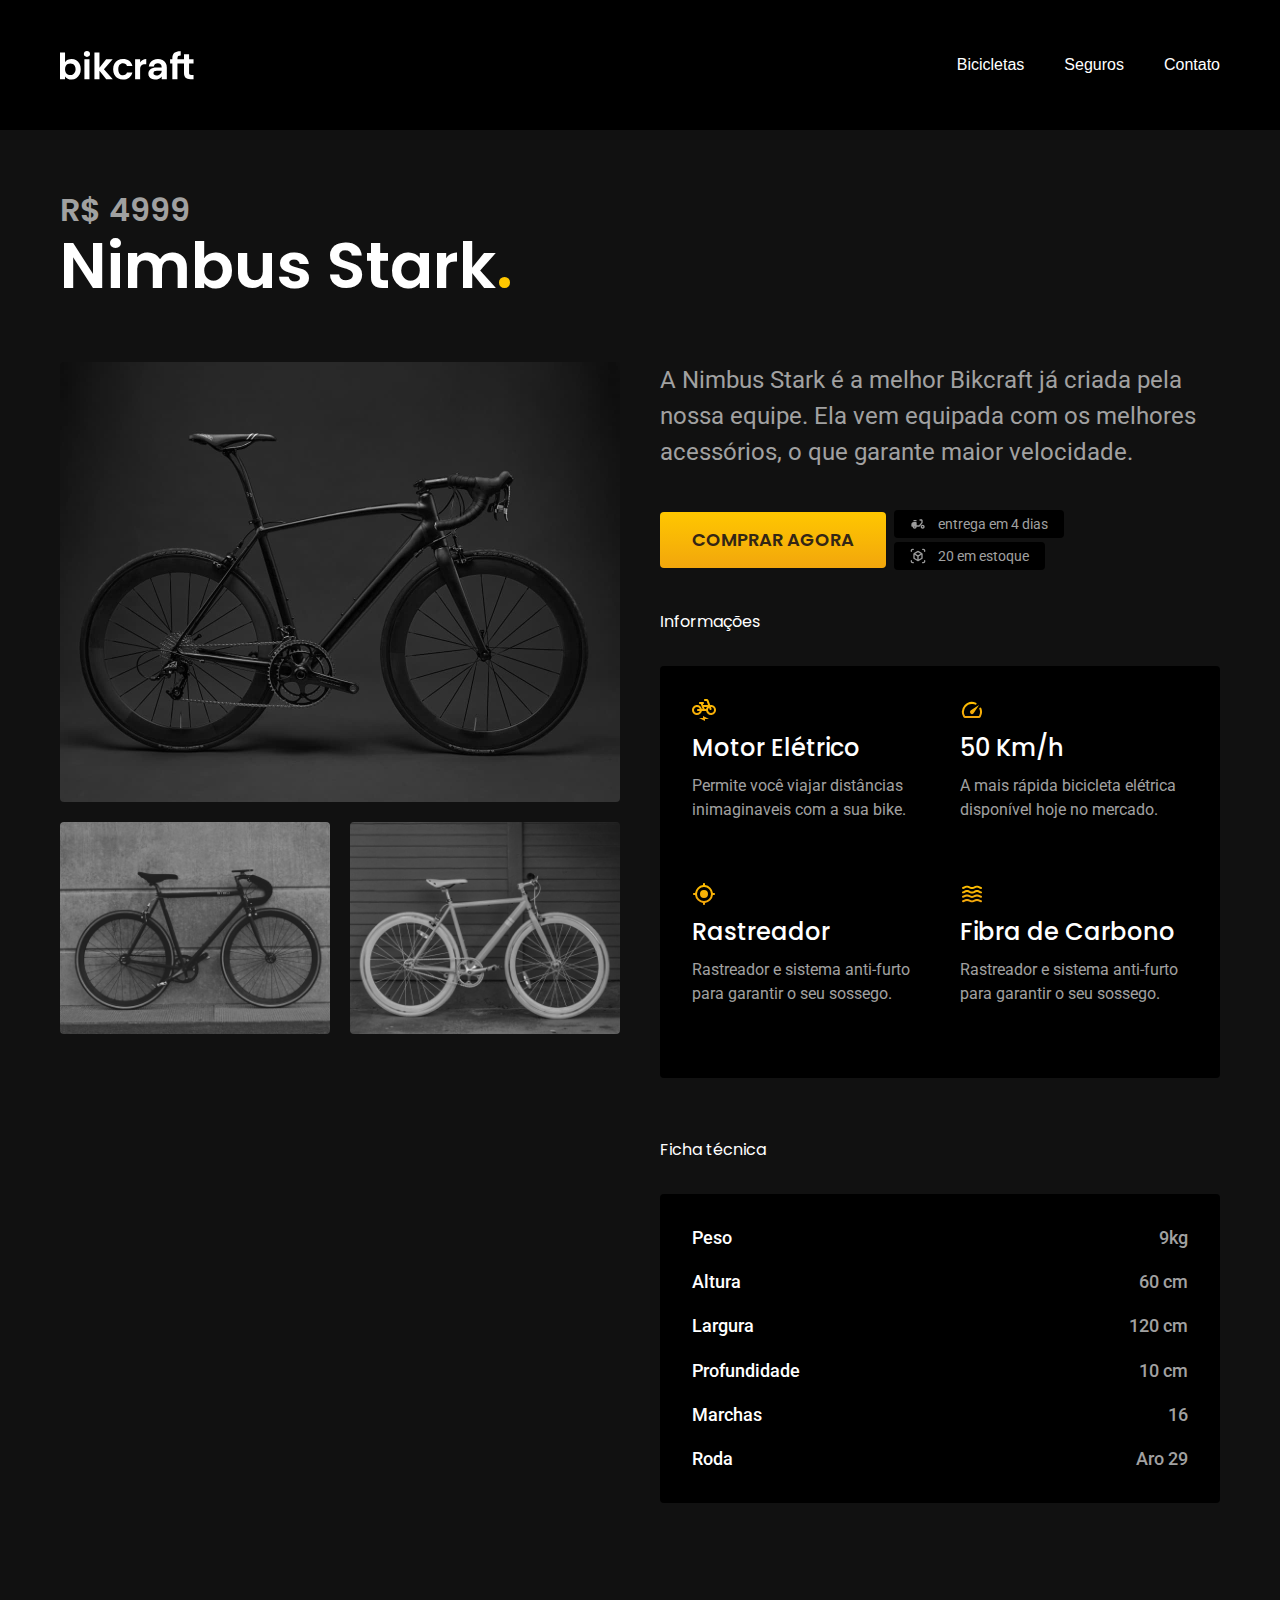
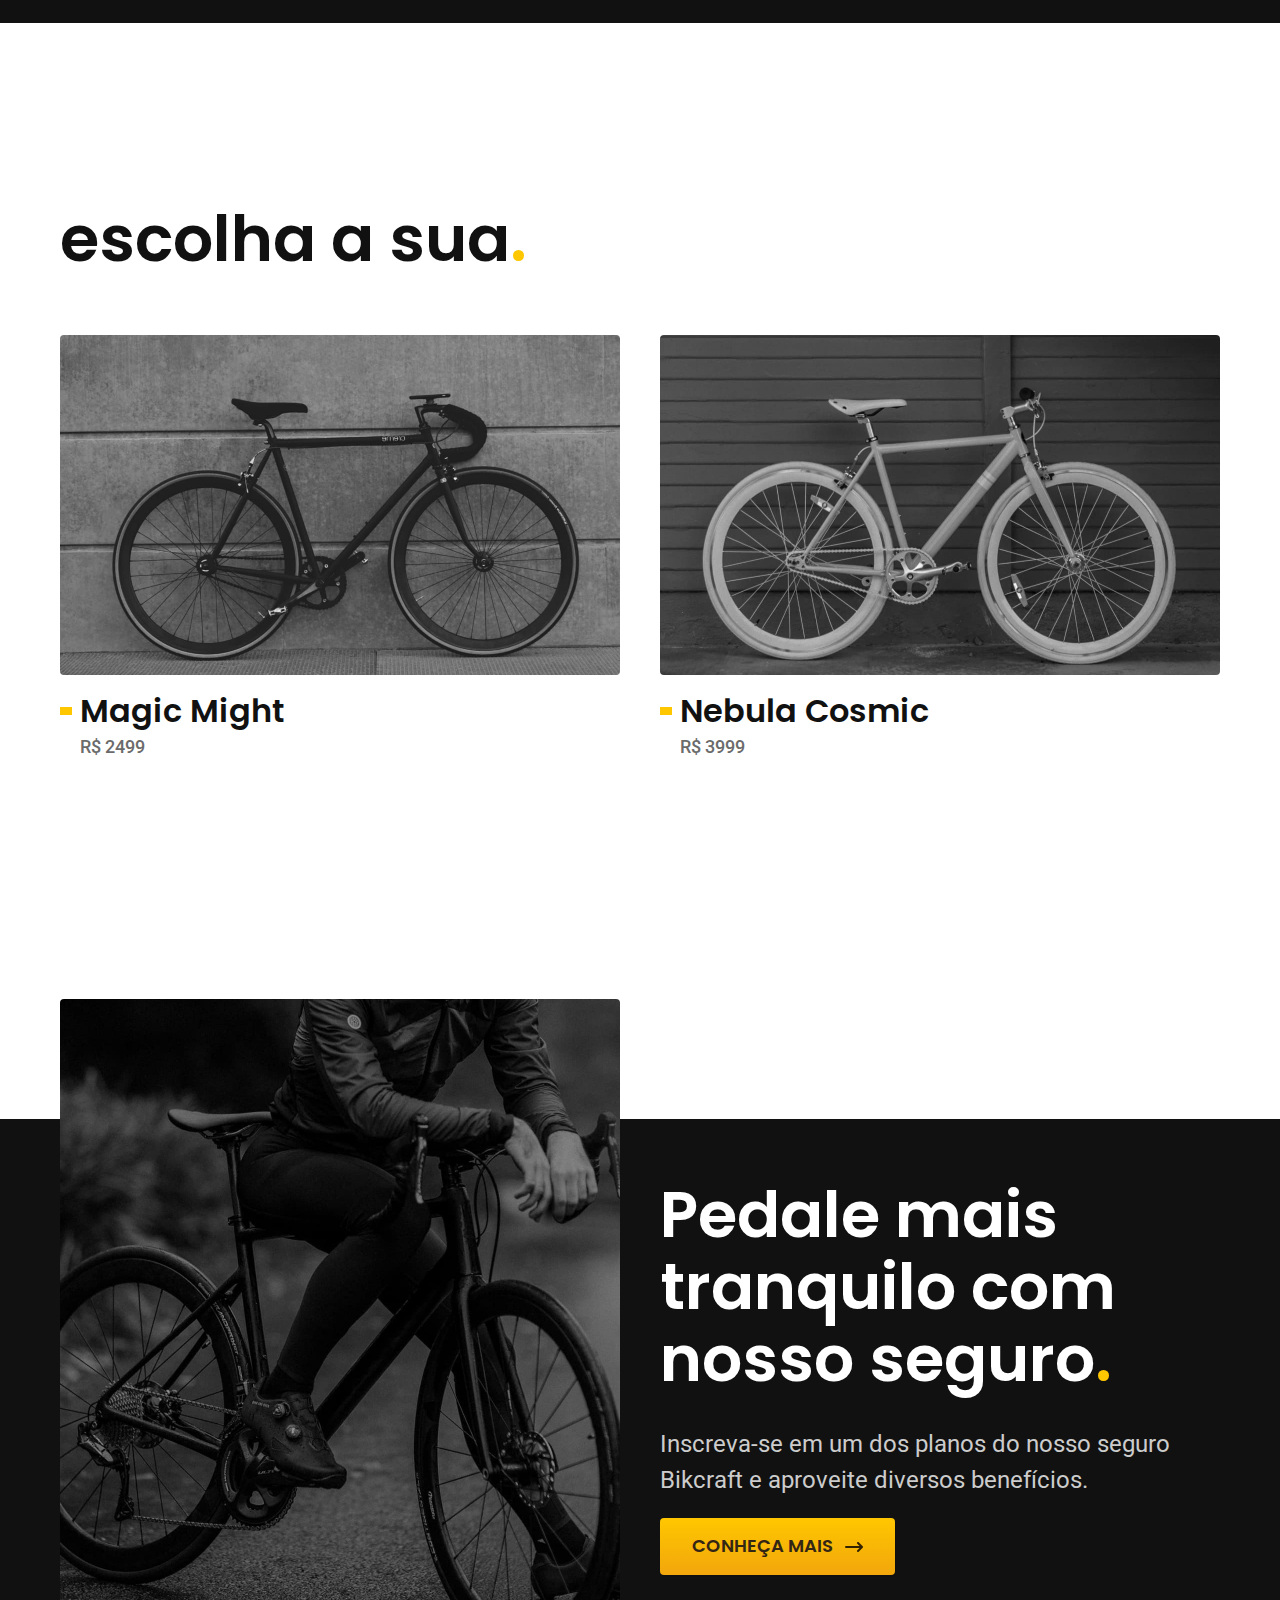
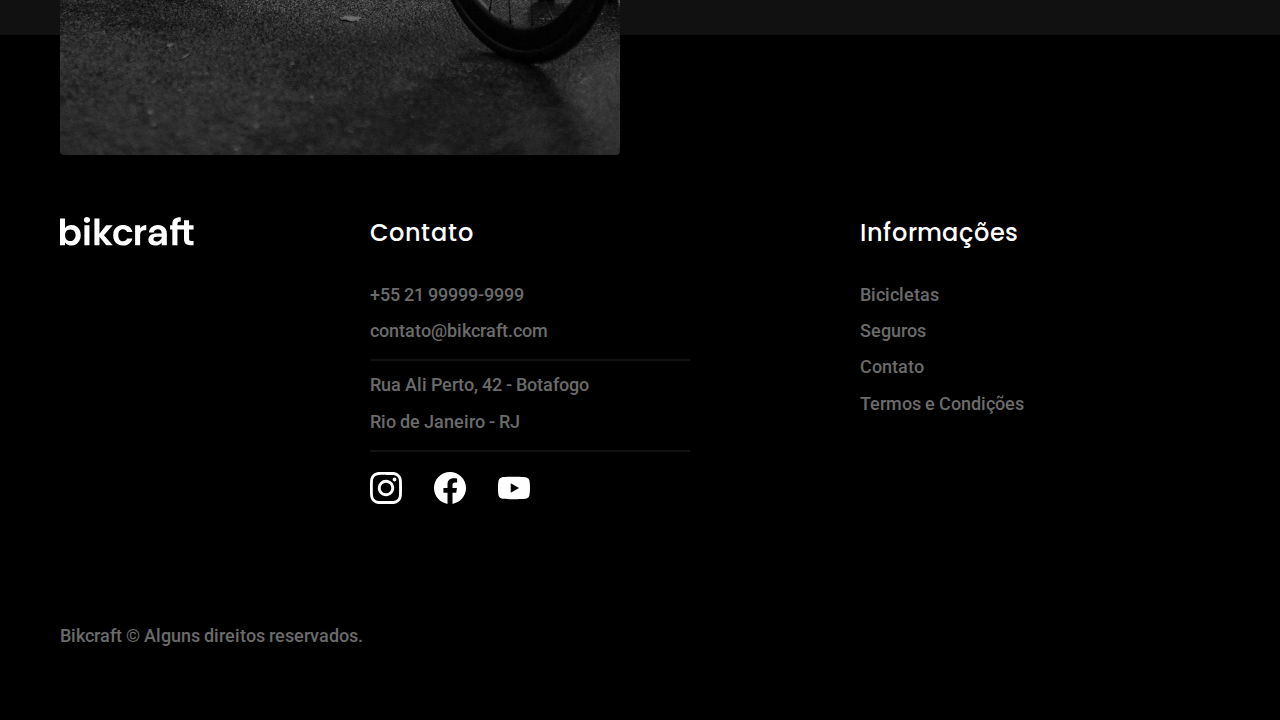
<file: bicicleta/nimbus.html>
<!DOCTYPE html>
<html lang="pt-br">

<head>
  <meta charset="UTF-8">
  <meta http-equiv="X-UA-Compatible" content="IE=edge">
  <meta name="viewport" content="width=device-width, initial-scale=1.0">
  <meta name="description" content="Termos e condições">
  <title>Nimbus Stark | Bikcraft</title>

  <link rel="preconnect" href="https://fonts.googleapis.com">
  <link rel="preconnect" href="https://fonts.gstatic.com" crossorigin>
  <link href="https://fonts.googleapis.com/css2?family=Merriweather:ital,wght@1,900&family=Poppins:wght@400;600&family=Roboto:wght@400;500&display=swap" rel="stylesheet">

  <link rel="preload" href="../css/style.min.css" as="style">
  <link rel="shortcut icon" href="../img/icones/favicon.svg" type="img/x-icon">
  <link rel="stylesheet" href="../css/style.min.css">

  <script>document.documentElement.classList.add("js")</script>
</head>


<body>
  <header class="header-bg">
    <div class="header container">
      <a href=".././index.html">
        <img src="../img/bikcraft.svg" alt="bikcraft">
      </a>
      <nav aria-label="primária">
        <ul class="header-menu font-1-m cor-0">
          <li class="ativo"><a href="../bicicletas.html">Bicicletas</a></li>
          <li><a href="../seguros.html">Seguros</a></li>
          <li><a href="../contato.html">Contato</a></li>
        </ul>
      </nav>
    </div>
  </header>

  <main id="bicicleta">
    <div class="titulo-bg">
      <div class="titulo container">
        <p class="font-1-xl cor-6">R$ 4999</p>
        <h1 class="font-1-xxl cor-0">Nimbus Stark<span class="cor-p1">.</span></h1>
      </div>
      <div class="bicicleta-bg">
        <div class="bicicleta container">
          <div class="bicicleta-img">
            <img src="../img/bicicleta/nimbus1.jpg" alt="">
            <img src="../img/bicicleta/nimbus2.jpg" alt="">
            <img src="../img/bicicleta/nimbus3.jpg" alt="">
          </div>

          <div class="bicicleta-conteudo">
            <p class="font-2-l cor-6">A Nimbus Stark é a melhor Bikcraft já criada pela nossa equipe. Ela vem equipada com os melhores acessórios, o que garante maior velocidade.</p>
            <div class="bicicleta-comprar">
              <a class="botao" href="../orcamento.html?tipo=bikcraft&bicicleta=nimbus">comprar agora</a>
              <span class="font-2-xs cor-6"><img src="../img/icones/entrega.svg" alt=""> entrega em 4 dias</span>
              <span class="font-2-xs cor-6"><img src="../img/icones/estoque.svg" alt=""> 20 em estoque</span>
            </div>

            <h2 class="font-1-s cor-0">Informações</h2>
            <ul class="bicicleta-informacoes">
              <li class="font-1-l cor-0"><img src="../img/icones/eletrica.svg" alt="">
                <h3 class="font-1-l">Motor Elétrico</h3>
                <p class="font-2-s cor-6">Permite você viajar distâncias inimaginaveis com a sua bike.</p>
              </li>
              <li class="font-1-l cor-0"><img src="../img/icones/velocidade.svg" alt="">
                <h3 class="font-1-l">50 Km/h</h3>
                <p class="font-2-s cor-6">A mais rápida bicicleta elétrica disponível hoje no mercado.</p>
              </li>
              <li class="cor-0"><img src="../img/icones/rastreador.svg" alt="">
                <h3 class="font-1-l">Rastreador</h3>
                <p class="font-2-s cor-6">Rastreador e sistema anti-furto para garantir o seu sossego.</p>
              </li>
              <li class="font-1-l cor-0"><img src="../img/icones/carbono.svg" alt="">
                <h3 class="font-1-l">Fibra de Carbono</h3>
                <p class="font-2-s cor-6">Rastreador e sistema anti-furto para garantir o seu sossego.</p>
              </li>
            </ul>
            <h2 class="font-1-s cor-0">Ficha técnica</h2>
            <ul class="bicicleta-ficha">
              <li class="font-2-m cor-0">Peso <span>9kg</span></li>
              <li class="font-2-m cor-0">Altura <span>60 cm</span></li>
              <li class="font-2-m cor-0">Largura <span>120 cm</span></li>
              <li class="font-2-m cor-0">Profundidade <span>10 cm</span></li>
              <li class="font-2-m cor-0">Marchas <span>16</span></li>
              <li class="font-2-m cor-0">Roda <span>Aro 29</span></li>
            </ul>
          </div>
        </div>
      </div>
    </div>
  </main>

  <article class="bicicletas-lista bicicleta-bg">
    <div class="container bicicleta-wrpp">
      <h2 class="font-1-xxl">escolha a sua<span class="cor-p1">.</span></h2>
      <ul>
        <li>
          <a href="./magic.html">
            <img src="../img/bicicletas/magic.jpg" alt="Bicicleta preta">
            <h3 class="font-1-xl">Magic Might</h3>
            <span class="font-2-m cor-8">R$ 2499</span>
          </a>
        </li>
        <a href="./nebula.html">
          <img src="../img/bicicletas/nebula.jpg" alt="Bicicleta preta">
          <h3 class="font-1-xl">Nebula Cosmic</h3>
          <span class="font-2-m cor-8">R$ 3999</span>
        </a>
        </li>
      </ul>
    </div>
  </article>

  <article class="seguro-bg">
    <div class="seguro container">
      <div class="seguro-img"><img src="../img/fotos/seguros.jpg" alt="Pessoa recostada em uma bikcraft"></div>
      <div class="seguro-conteudo">
        <h2 class="font-1-xxl cor-0">Pedale mais tranquilo com nosso seguro<span class="cor-p1">.</span></h2>
        <p class="font-2-l cor-4">Inscreva-se em um dos planos do nosso seguro Bikcraft e aproveite diversos benefícios.</p>
        <a class="botao seta" href="../seguros.html">Conheça Mais</a>
      </div>
    </div>
  </article>
  <footer class="footer-bg">
    <div class="footer container">
      <img src="../img/bikcraft.svg" alt="Bikcraft">
      <div class="footer-contato">
        <h3 class="font-1-l cor-0">Contato</h2>
          <ul class="font-2-m cor-8">
            <li><a href="tel:+5521999999999">+55 21 99999-9999</a></li>
            <li><a href="mailto:contato@bikcraft.com">contato@bikcraft.com</a></li>
            <li>Rua Ali Perto, 42 - Botafogo</li>
            <li>Rio de Janeiro - RJ</li>
          </ul>
          <div class="footer-redes">
            <ul>
              <a href=""><img src="../img/redes/instagram.svg" alt="Instragram"></a>
              <a href=""><img src="../img/redes/facebook.svg" alt="Facebook"></a>
              <a href=""><img src="../img/redes/youtube.svg" alt="Youtube"></a>
            </ul>
          </div>
      </div>

      <div class="footer-links font-2-m cor-6">
        <h3 class="font-1-l cor-0">Informações</h3>
        <ul class=" font-2-m cor-8">
          <li><a href="../bicicletas.html">Bicicletas</a></li>
          <li><a href="../Seguros.html">Seguros</a></li>
          <li><a href="../contato.html">Contato</a></li>
          <li><a href="../termos.html">Termos e Condições</a></li>
        </ul>
      </div>
      <p class="font-2-m cor-8 footer-copy">Bikcraft © Alguns direitos reservados.</p>
    </div>
  </footer>
  <script src="../js/script.js"></script>
</body>


</html>
</file>
<file: css/style.min.css>
html{font-size:16px}body{margin:0;font-family:Arial,Helvetica,sans-serif;color:var(--cor-11)}img{max-width:100%;height:auto;display:block}img[src$=".jpg"]{border-radius:4px}blockquote,dd,h1,h2,h3,h4,p,ul{margin:0}a{text-decoration:none;color:inherit}ul{padding:0;list-style:none}.font-1-xs{font:400 0.75rem/1.35 Poppins,Sans-serif}.font-2-xs{font:400 0.875rem/1.43 Roboto,Sans-serif}.font-1-s{font:400 1rem/1.5 Poppins,Sans-serif}.font-2-s{font:400 1rem/1.5 Roboto,Sans-serif}.font-1-m,.font-1-m-b{font:400 1.125/1.35 Poppins,Sans-serif}.font-1-m-b{font-weight:600}.font-2-m,.font-2-m-b{font:500 1.125rem/1.35 Roboto,Sans-serif}.font-2-m-b{font-weight:600}.font-1-l{font:500 1.5rem/1.5 Poppins,Sans-serif}.font-2-l,.font-2-l-b{font:400 1.5rem/1.5 Roboto,Sans-serif}.font-2-l-b{font-weight:500;letter-spacing:.015rem;text-transform:uppercase}.font-1-xl{font:600 2rem/1.25 Poppins,sans-serif}.font-2-xl{font:500 2rem/1.25 Roboto,sans-serif}.font-1-xxl{font:600 4rem/1.12 Poppins,sans-serif}@media (max-width:1200px){.font-1-xxl{font-size:3rem}.font-2-l,.font-2-l-b{font-size:1.125rem}}@media (max-width:800px){.font-1-xxl{font-size:2rem}.font-1-xl,.font-2-xl{font-size:1.5rem}.font-2-xl{font-size:1.75rem}}:root{--cor-0:#ffffff;--cor-1:#f5f5f5;--cor-2:#e7e7e7;--cor-3:#dedede;--cor-4:#cccccc;--cor-5:#b2b2b2;--cor-6:#a1a1a1;--cor-7:#858585;--cor-8:#6b6b6b;--cor-9:#585858;--cor-10:#383838;--cor-11:#111111;--cor-12:#000000;--cor-p1:#ffc700;--cor-p2:#cca610;--cor-p3:#ad8c20;--cor-p4:#806123;--cor-p5:#4d381a;--cor-p6:#332615}.cor-0{color:var(--cor-0)}.cor-1{color:var(--cor-1)}.cor-2{color:var(--cor-2)}.cor-3{color:var(--cor-3)}.cor-4{color:var(--cor-4)}.cor-5{color:var(--cor-5)}.cor-6{color:var(--cor-6)}.cor-7{color:var(--cor-7)}.cor-8{color:var(--cor-8)}.cor-9{color:var(--cor-9)}.cor-10{color:var(--cor-10)}.cor-11{color:var(--cor-11)}.cor-12{color:var(--cor-12)}.cor-p1{color:var(--cor-p1)}.cor-p2{color:var(--cor-p2)}.cor-p3{color:var(--cor-p3)}.cor-p4{color:var(--cor-p4)}.cor-p5{color:var(--cor-p5)}.cor-p6{color:var(--cor-p6)}.js .fadeInDown{transform:translate3d(0,-20px,0)}.js .fadeInUp{transform:translate3d(0,20px,0)}.js .fadeInRight{transform:translate3d(20px,0,0)}.js .fadeInLeft{transform:translate3d(-20px,0,0)}.js [data-anime]{opacity:0}.js .anime{opacity:1;transform:none;transition:transform .8s,opacity .8s}.header-bg{background-color:#000}.header{display:flex;flex-wrap:wrap;gap:20px;align-items:center;justify-content:space-between;padding:20px 0}.header-menu{display:flex;gap:40px;list-style:none;flex-wrap:wrap;padding-top:20px;padding-bottom:20px}.header-menu a{color:var(--cor-0);display:inline-block;position:relative;padding:16px 0;border-radius:4px}.header-menu a:after{content:"";display:block;height:2px;width:0%;background-color:var(--cor-0);position:absolute;margin-top:4px;transition:.3s}.header-menu a:hover:after{width:100%}@media (max-width:800px){.header-menu a{background-color:#111;padding:12px 16px}.header-menu a:after{display:none}.header-menu{gap:20px}.header-menu a:hover{background-color:var(--cor-10)}}@media (max-width:600px){.header-menu{gap:12px}.header-menu a{font-size:14px;padding:8px 12px}}.footer-bg{background-color:var(--cor-12);padding-top:60px;padding-bottom:60px}.footer{display:grid;grid-template-columns:3fr 5fr 4fr;gap:40px}.footer h3{padding-bottom:32px}.footer li+li{padding-top:12px}.footer-contato ul{padding-bottom:20px}.footer-contato li:nth-child(even)::after{content:"";max-width:320px;height:2px;background-color:var(--cor-11);display:block;margin-top:16px}.footer-redes ul{display:flex;gap:32px}.footer-redes{grid-column:2}.footer-redes ul li{padding-top:0}.footer-links{grid-column:3;grid-row:1}.footer-copy{grid-column:1/-1;padding-top:60px;padding-bottom:12px}.footer a:hover{color:var(--cor-0)}@media (max-width:800px){.footer>img{display:none}.footer{grid-template-columns:1fr 1fr;gap:20px;padding-top:32px!important}}@media (max-width:600px){.footer-bg{padding-top:40px;padding-bottom:40px}.footer{display:block}.footer-contato{margin-bottom:60px}}.introducao-bg{background-color:#000;box-shadow:inset 0 -120px 0 var(--cor-0)}.introducao{display:grid;grid-template-columns:1fr 1fr;gap:0 40px;align-items:end}.introducao img{object-fit:cover;width:100%;height:100%}.introducao-conteudo{padding-bottom:200px;padding-top:32px}.introducao h1{padding-bottom:32px}.introducao p{padding-bottom:32px}@media (max-width:1200px){.introducao h1{font-size:32px}.introducao p{font-size:18px}}@media (max-width:800px){.introducao{grid-template-columns:1fr;padding-top:40px;box-shadow:inset 0 -32px #fff;gap:0 20px;background-color:#111}.introducao-conteudo{padding-bottom:32px}.introducao h1{font-size:24px}.introducao img{height:160px;width:100%}}.tecnologia-bg{background-color:var(--cor-11);box-shadow:inset 0 80px var(--cor-0),inset 0 -80px var(--cor-0)}.tecnologia{display:grid;grid-template-columns:1fr 1fr;gap:40px}.tecnologia-conteudo{padding:160px 0 160px}.tecnologia-conteudo>span{display:block;padding-bottom:20px}.tecnologia-conteudo h2{padding-bottom:40px}.tecnologia-conteudo>p{padding-bottom:20px}.tecnologia-conteudo a{margin-bottom:80px}.tecnologia-img img{width:100%;height:100%;object-fit:cover;object-position:left}.tecnologia-diferencial{display:flex;gap:40px}.tecnologia-diferencial h3{width:max-content;padding-bottom:16px}.tecnologia-diferencial img{width:24px;padding-bottom:8px}@media (max-width:800px){.tecnologia-bg{box-shadow:none}.tecnologia{grid-template-columns:1fr}.tecnologia-conteudo{padding:60px 0}.tecnologia-conteudo a{margin-bottom:60px}.tecnologia-img{display:none}.tecnologia-diferencial{gap:20px}}.parceiros{padding-top:60px;padding-bottom:120px}.parceiros h2{padding-bottom:60px}.parceiros ul{display:grid;grid-template-columns:repeat(4,1fr);padding:0 20px;max-width:1400px;margin:0 auto}.parceiros li{display:flex;padding:32px}.parceiros li img{margin:auto}.parceiros li{border-left:2px solid var(--cor-2)}.parceiros li:first-child{border-left:none}.parceiros li:nth-child(5){border-left:none}.parceiros li:nth-child(n+5){border-top:2px solid var(--cor-2)}@media (max-width:800px){.parceiros{padding-bottom:32px}.parceiros h2{padding-bottom:20px}.parceiros ul{grid-template-columns:repeat(2,1fr)}.parceiros li{padding:20px}.parceiros li:nth-child(n+3){border-top:2px solid var(--cor-2)}.parceiros li:nth-child(odd){border-left:none}}.depoimento{display:grid;grid-template-columns:repeat(2,1fr);background-color:var(--cor-p1)}.depoimento-img img{height:100%;width:100%;object-fit:cover;border-radius:0}.depoimento p{font-family:Merriweather,serif;font-style:italic;font-weight:900;max-width:24ch;padding-bottom:32px;position:relative}.depoimento-conteudo{padding:40px 40px 80px 80px;align-self:end}.depoimento-conteudo span{font-weight:600}.depoimento-conteudo p::after,.depoimento-conteudo p::before{color:var(--cor-p2);font-size:5rem;position:absolute}.depoimento-conteudo p::before{content:"“";left:-50px;top:-20px}.depoimento-conteudo p::after{content:"”"}@media (min-width:1200px){.depoimento-img img{max-height:520px}}@media (max-width:800px){.depoimento-img{max-height:260px;width:100%}.depoimento{grid-template-columns:1fr;overflow:hidden;justify-items:center}.depoimento-conteudo{padding:40px 20px}.depoimento-conteudo p{text-align:center;padding-bottom:8px}.depoimento-conteudo p::before{left:-32px}}.bicicletas-lista{padding:60px 20px 120px}.bicicletas-lista h2{padding:0 20px 60px}.bicicletas-lista ul{display:flex;gap:40px;max-width:1400px;margin:0 auto;overflow-x:auto}.bicicletas-lista ul li{min-width:260px}.bicicletas-lista ul a{display:block}.bicicletas-lista img{margin-bottom:16px}.bicicletas-lista h3{padding-bottom:4px;display:flex;align-items:center;gap:8px}.bicicletas-lista h3::before{content:"";width:12px;height:8px;display:inline-block;background-color:var(--cor-p1);transition:width .3s}.bicicletas-lista ul span{padding-left:20px}.bicicletas-lista a:hover h3::before{width:32px}@media (max-width:800px){.bicicletas-lista{padding:40px 20px 80px}.bicicletas-lista h2{padding:0 20px 16px}.bicicletas-lista ul{display:flex;gap:20px}}.bicicletas-bg.colorido{background:linear-gradient(to right,var(--cor-0) 24%,var(--cor-11) 0)}.bicicletas-bg{padding:80px 0}.bicicletas{display:grid;grid-template-columns:1fr 1fr;gap:40px}.bicicletas-img{display:grid;grid-template-columns:1fr}.bicicletas-img span{background-color:var(--cor-12);display:inline-block;padding:8px 16px 8px 8px;border-radius:4px 0 0 4px;grid-area:1/1;place-self:start end;margin-top:20px}.bicicletas-img img{grid-area:1/1}.bicicletas-conteudo{display:grid;grid-template-columns:1fr auto}.bicicletas h2,.bicicletas p{grid-column:1/-1;padding-bottom:20px}.bicicletas h2::before{content:"";display:block;width:16px;height:8px;background-color:var(--cor-p1);margin-bottom:4px}.bicicletas p{max-width:52ch}.bicicletas ul li{display:flex;gap:8px;align-items:center;padding:8px 0}.bicicletas ul img{width:24px}.bicicletas a{place-self:end}@media (max-width:800px){.bicicletas-bg.colorido{background:var(--cor-11)}.bicicletas{grid-template-columns:1fr;gap:20px}.bicicletas-bg{padding:40px 0}.bicicletas-conteudo{grid-template-columns:1fr}.bicicletas UL{display:grid;grid-template-columns:1fr 1fr;margin-bottom:20px}.bicicletas a{place-self:start}}.bicicleta-bg{padding:60px 0}.bicicleta{display:grid;grid-template-columns:1fr 1fr;gap:40px;align-items:start;justify-content:center}#bicicleta .titulo>p{text-transform:uppercase}.bicicleta-img img:first-child{min-width:100%}.bicicleta-img img{flex:1;min-width:200px}.bicicleta-img{display:flex;flex-wrap:wrap;gap:20px}.bicicleta p,.bicicleta-comprar{margin-bottom:40px}.bicicleta-comprar{display:grid;grid-template-columns:max-content 1fr;justify-items:start;align-items:center;gap:4px 8px}.bicicleta-comprar a{grid-row:1/3}.bicicleta-comprar span{display:flex;padding:4px 16px;background-color:var(--cor-12);border-radius:4px;gap:12px;align-items:center}.bicicleta h2{margin-bottom:32px}.bicicleta-informacoes{display:grid;grid-template-columns:1fr 1fr;padding:32px;gap:20px 40px;background-color:var(--cor-12);border-radius:4px;margin-bottom:60px}.bicicleta-informacoes img{width:24px;margin-bottom:8px}.bicicleta-informacoes h3{margin-bottom:8px}.bicicleta-ficha{display:grid;padding:32px;background:var(--cor-12);border-radius:4px;gap:20px}.bicicleta-ficha li{display:flex;justify-content:space-between}.bicicleta-ficha span{color:var(--cor-6)}@media (max-width:800px){.bicicleta{grid-template-columns:1fr}.bicicleta-img{grid-row:2}}@media (max-width:600px){.bicicleta-comprar{grid-template-columns:1fr}.bicicleta-comprar a{margin-bottom:8px}.bicicleta-informacoes{grid-template-columns:1fr;gap:8px}}.bicicleta-wrpp{padding:60px 0 120px}.bicicleta-wrpp h2{padding:60px 0 60px}@media (max-width:800px){.bicicleta-wrpp h2{padding:0 0 40px}.bicicleta-wrpp ul{flex-wrap:wrap}}.seguro-bg{background-color:var(--cor-11);box-shadow:inset 0 120px var(--cor-0),inset 0 -120px var(--cor-12);margin-top:60px}.seguro{display:grid;grid-template-columns:1fr 1fr;gap:40px}.seguro-img img{height:100%;width:100%;object-fit:cover}.seguro-conteudo{padding:180px 0}.seguro-conteudo h2{margin-bottom:32px}.seguro-conteudo p{margin-bottom:20px}@media (max-width:800px){.seguro-bg{box-shadow:inset 0 -120px var(--cor-12)}.seguro{grid-template-columns:1fr}.seguro-conteudo{grid-row:1;padding:40px 0 0}.seguro-img{height:200px}}.seguros-bg{background-color:var(--cor-11);padding-top:60px;padding-bottom:60px}#seguros.seguros-bg{padding:0 0 60px 0}.seguros{display:grid;gap:0 40px;grid-template-columns:1fr 1fr;align-items:center}.seguros h2{grid-column:1/-1;padding-bottom:60px}.seguros-item{display:grid;grid-template-columns:1fr auto;padding:32px 32px 32px 60px;background-color:#000;border-radius:4px}.seguros-item h3{padding-bottom:40px}.seguros-item li{grid-column:1/-1;display:flex;align-items:center;position:relative}.seguros-item li+li{padding-top:16px}.seguros-item li::before{content:"";width:13px;height:9px;display:inline-block;background-image:url(../img/icones/lista.svg);position:absolute;left:-21px}.seguros-item a{margin-top:32px;grid-column:1/-1}.seguros-item span{display:flex;flex-flow:column;text-align:right}@media (max-width:800px){.seguros{grid-template-columns:1fr;gap:20px}.seguros h2{padding-bottom:0}.seguros-item{margin-bottom:20px}}.vantagens-bg{background:var(--cor-12);padding-top:120px;padding-bottom:120px}.vantagens ul{display:grid;grid-template-columns:repeat(auto-fit,minmax(280px,max-content));gap:60px 80px;padding-top:120px}.vantagens ul h3{margin:8px 0}@media (max-width:800px){.vantagens-bg{padding-top:60px;padding-bottom:60px}.vantagens ul{padding-top:60px;gap:40px}}.perguntas-bg{padding:120px 0}.perguntas h2{padding-bottom:60px}.perguntas div{cursor:pointer}.perguntas dl>div{padding:20px 40px;border-radius:4px}.perguntas dl>div:nth-child(odd){background-color:var(--cor-1)}.perguntas button{display:grid;grid-template-columns:auto 1fr auto;align-items:center;gap:8px;border:none;background:0 0;width:100%;text-align:left;cursor:pointer}.js .perguntas dd{max-width:80ch;padding-top:20px;margin-left:24px;display:none}.js .perguntas dd.ativa{display:block}.perguntas button::before{content:"";display:block;width:16px;height:8px;background-color:var(--cor-p1)}.perguntas button::after{content:"";display:block;width:14px;height:6px;background:url(../img/icones/seta-abrir.svg);transition:.2s}.perguntas button[aria-expanded=true]::after{transform:rotate(180deg)}@media (max-width:800px){.perguntas-bg{padding:60px 0}.perguntas h2{padding-bottom:40px}}.termos-bg{padding:120px 0}.termos h2{padding-bottom:32px;font-weight:600}.termos p{margin-bottom:20px;max-width:85ch}.termos p+h2{padding-top:60px}@media (max-width:800px){.termos-bg{padding:32px 0}.termos p+h2{padding-top:20px}.termos p{max-width:40ch;margin-bottom:16px}}#contato{background:linear-gradient(var(--cor-11) 600px,var(--cor-1) 0)}.contato{display:grid;grid-template-columns:5fr 7fr}.contato-formulario,.contato-info{padding:60px}.contato-formulario{background-color:var(--cor-0);border-radius:0 4px 4px 0}.contato-info{background-color:var(--cor-12);border-radius:4px 0 0 4px}.contato-info h2{margin-bottom:60px}.contato-dados{margin-bottom:32px;padding-left:28px;background:url(../img/icones/local.svg) no-repeat 0 2px}.contato-dados p,.contato-meio a{margin-bottom:8px}.contato-meio{display:flex;flex-direction:column;padding-bottom:32px}.contato-meio a{padding-left:28px}.contato-meio a:first-child{display:block;width:max-content;background:url(../img/icones/email.svg) no-repeat 0 2px}.contato-meio a:nth-child(2){margin-bottom:32px}.contato-meio a:nth-child(3){margin-bottom:32px;background:url(../img/icones/telefone.svg) no-repeat 0 2px}.contato-meio a:hover{color:var(--cor-0)}.contato-redes{display:flex;gap:32px;padding-left:28px}@media (max-width:800px){.contato{grid-template-columns:1fr}.contato-info h2{margin-bottom:20px}.contato-formulario,.contato-info{padding:20px}.contato-formulario{border-radius:0 0 4px 4px}.contato-info{border-radius:4px 4px 0 0}.contato-meio{padding-bottom:12 px}.contato-redes{margin-bottom:20px}}.lojas{display:grid;grid-template-columns:1fr 1fr;padding-top:120px;padding-bottom:120px;gap:32px}.lojas h2{grid-column:1/-1;margin-bottom:60px}.lojas p{grid-column:1/-1}.lojas h3{grid-column:1/-1;margin-bottom:20px}.lojas-item img{border-radius:4px 4px 0 0}.lojas-item{background-color:var(--cor-0);border-radius:4px}.lojas-conteudo{padding:32px;display:grid;grid-template-columns:1fr 1fr;gap:20px;align-items:center}.lojas-contato,.lojas-enderecos{border-left:2px solid var(--cor-2);padding-left:12px}.lojas-enderecos p+p{margin-top:8px}.lojas-contato{display:grid;gap:8px}.lojas-contato a:hover{color:var(--cor-12)}.lojas-horario{display:flex;gap:8px}.lojas-horario img{object-fit:cover}@media (max-width:800px){.lojas-conteudo{grid-template-columns:1fr}.lojas{grid-template-columns:1fr;padding-top:60px;padding-bottom:60px}.lojas h2{margin-bottom:20px}}@media (max-width:600px){.lojas-conteudo{grid-template-columns:1fr 1fr}}#orcamento{background:linear-gradient(var(--cor-11) 600px,var(--cor-1) 0);padding-bottom:120px}.orcamento{display:grid;grid-template-columns:5fr 7fr}.orcamento h2{text-transform:uppercase;font-weight:600;position:relative;display:grid;align-items:center}.orcamento h2::before{content:"";width:4px;height:12px;display:inline-block;background:var(--cor-p1);position:absolute;left:-12px}.orcamento-dados h2:nth-of-type(n+2),.orcamento-produto h2{margin-top:20px}.orcamento-dados,.orcamento-produto{padding:60px}.orcamento-dados{background:var(--cor-0);padding:60px;border-radius:0 4px 4px 0}.orcamento-produto{background:var(--cor-12)}#orcamento-bikcraft,#orcamento-seguro{display:none}#bikcraft:checked~#orcamento-bikcraft,#seguro:checked~#orcamento-seguro{display:grid;gap:20px}.orcamento-produto{display:grid;grid-template-columns:1fr 1fr;gap:20px;align-content:start;border-radius:4px 0 0 4px}.orcamento-produto>*{grid-column:1/-1}.orcamento-produto>label{grid-column:initial;display:inline-block}.orcamento-produto label{padding:12px 16px;font:600 1rem/1.5 Poppins,Sans-serif;background-color:var(--cor-10);border-radius:4px;display:block;color:var(--cor-4);cursor:pointer;display:flex;align-items:center;gap:8px;border:1px solid var(--cor-10)}.orcamento-produto input:checked+label{background:var(--cor-0);color:var(--cor-11)}.orcamento-produto label::before{content:"";width:12px;height:12px;border:1px solid var(--cor-6);display:inline-block;box-sizing:border-box;border-radius:10px}.orcamento-produto input:checked+label::before{border-color:var(--cor-7);box-shadow:inset 0 0 0 3px var(--cor-0),inset 0 0 0 6px var(--cor-8)}.orcamento-produto label:hover{background-color:var(--cor-9)}.orcamento-produto input:checked+label{border-color:var(--cor-12);box-shadow:0 0 0 2px var(--cor-p1)}.orcamento-produto input{opacity:0;position:absolute;pointer-events:none}.orcamento-conteudo label{display:grid;grid-template-columns:auto 1fr auto}.orcamento-conteudo label span{display:none}.orcamento-conteudo input:checked+label span{display:block}.orcamento-detalhes{display:grid;grid-template-columns:1fr 1fr;align-items:center;gap:20px;background:var(--cor-0);padding:20px;border-radius:4px;display:none}.orcamento-detalhes li{display:flex;align-items:center;margin-bottom:8px}.orcamento-detalhes li img{width:16px;margin-right:8px}.orcamento-conteudo input:checked+label+.orcamento-detalhes{display:grid}@media (max-width:1200px){.orcamento-dados,.orcamento-produto{padding:32px}}@media (max-width:800px){.orcamento{grid-template-columns:1fr;margin-bottom:60px}.orcamento-produto{border-radius:4px 4px 0 0}.orcamento-dados{border-radius:0 0 4px 4px}}@media (max-width:600px){.orcamento-produto{grid-template-columns:1fr}.orcamento-detalhes{grid-template-columns:1fr}}.container{box-sizing:border-box;max-width:1200px;margin:0 auto;padding-left:20px;padding-right:20px}.botao{display:inline-block;max-width:max-content;padding:16px 32px;border-radius:4px;border:none;box-shadow:1px 2px 0 rgba(0,0,0,.1);cursor:pointer;color:var(--cor-p6);background:linear-gradient(#ffc700,#f2a60c);text-transform:uppercase;font:600 1.125rem/1.35 Poppins,Sans-serif}.botao:hover{background:linear-gradient(#f2b000,#f2a00c)}.botao.secundario{background:var(--cor-6);color:var(--cor-10)}.botao.secundario:hover{background:var(--cor-5)}.botao.seta::after{content:"";display:inline-block;width:18px;height:10px;background:url(../img/icones/seta.svg);margin-left:12px;transition:transform .2s}.botao.seta:hover::after{transform:translateX(4px)}@media (max-width:800px){.botao{font-size:1rem;padding:12px 16px;margin-bottom:0}}.link{display:inline-block;color:var(--cor-p1);font:500 1.5rem/1.5 Poppins,Sans-serif;text-transform:uppercase}.link::after{content:"";display:block;width:100%;height:4px;background-color:currentColor}.link:hover{color:var(--cor-0)}a.ativo::after{content:"";display:block;height:2px;width:100%;background-color:var(--cor-0);position:absolute;margin-top:4px}@media (max-width:800px){a.ativo::after{display:none}}.titulo-bg{background-color:var(--cor-11);padding:60px 0}@media (max-width:800px){.titulo-bg{padding:40px 0}.titulo p{text-transform:lowercase;font-weight:400}}.form{display:grid;grid-template-columns:1fr 1fr;gap:20px}.form label{display:block;font:600 1.125rem/1.5 Poppins,Sans-serif;margin-bottom:4px}.form .col-2{grid-column:span 2}.form input[type=email],.form input[type=text],.form textarea{padding:12px;font:400 1rem/1.2 Roboto,Sans-serif;border-radius:4px;border:1px solid var(--cor-2);width:100%;box-sizing:border-box;color:var(--cor-8);background-color:var(--cor-1)}.form input[type=email]:focus,.form input[type=text]:focus,.form textarea:focus{outline:0;border-color:var(--cor-p1);box-shadow:0 0 0 2px #fe9;background-color:var(--cor-0)}@media (max-width:600px){.form{grid-template-columns:1fr}.form .col-2{grid-column:1}}
</file>
